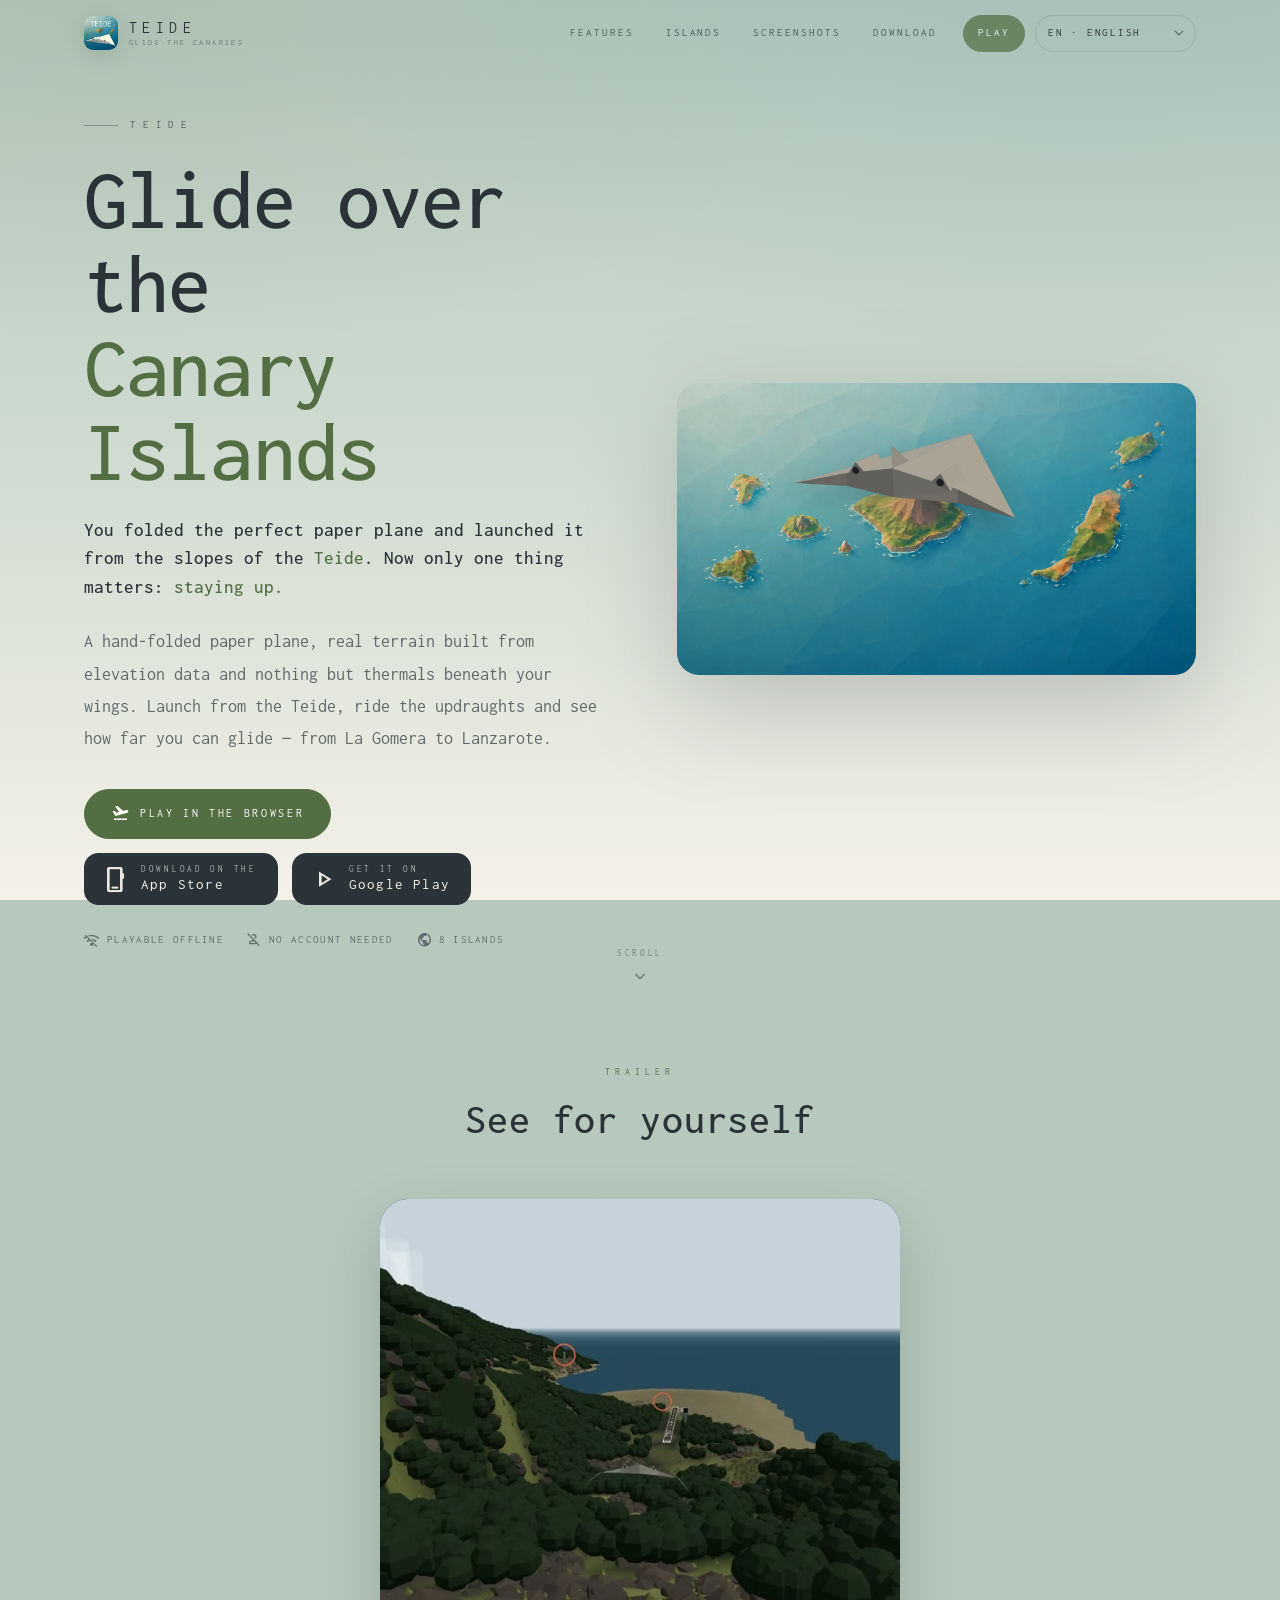
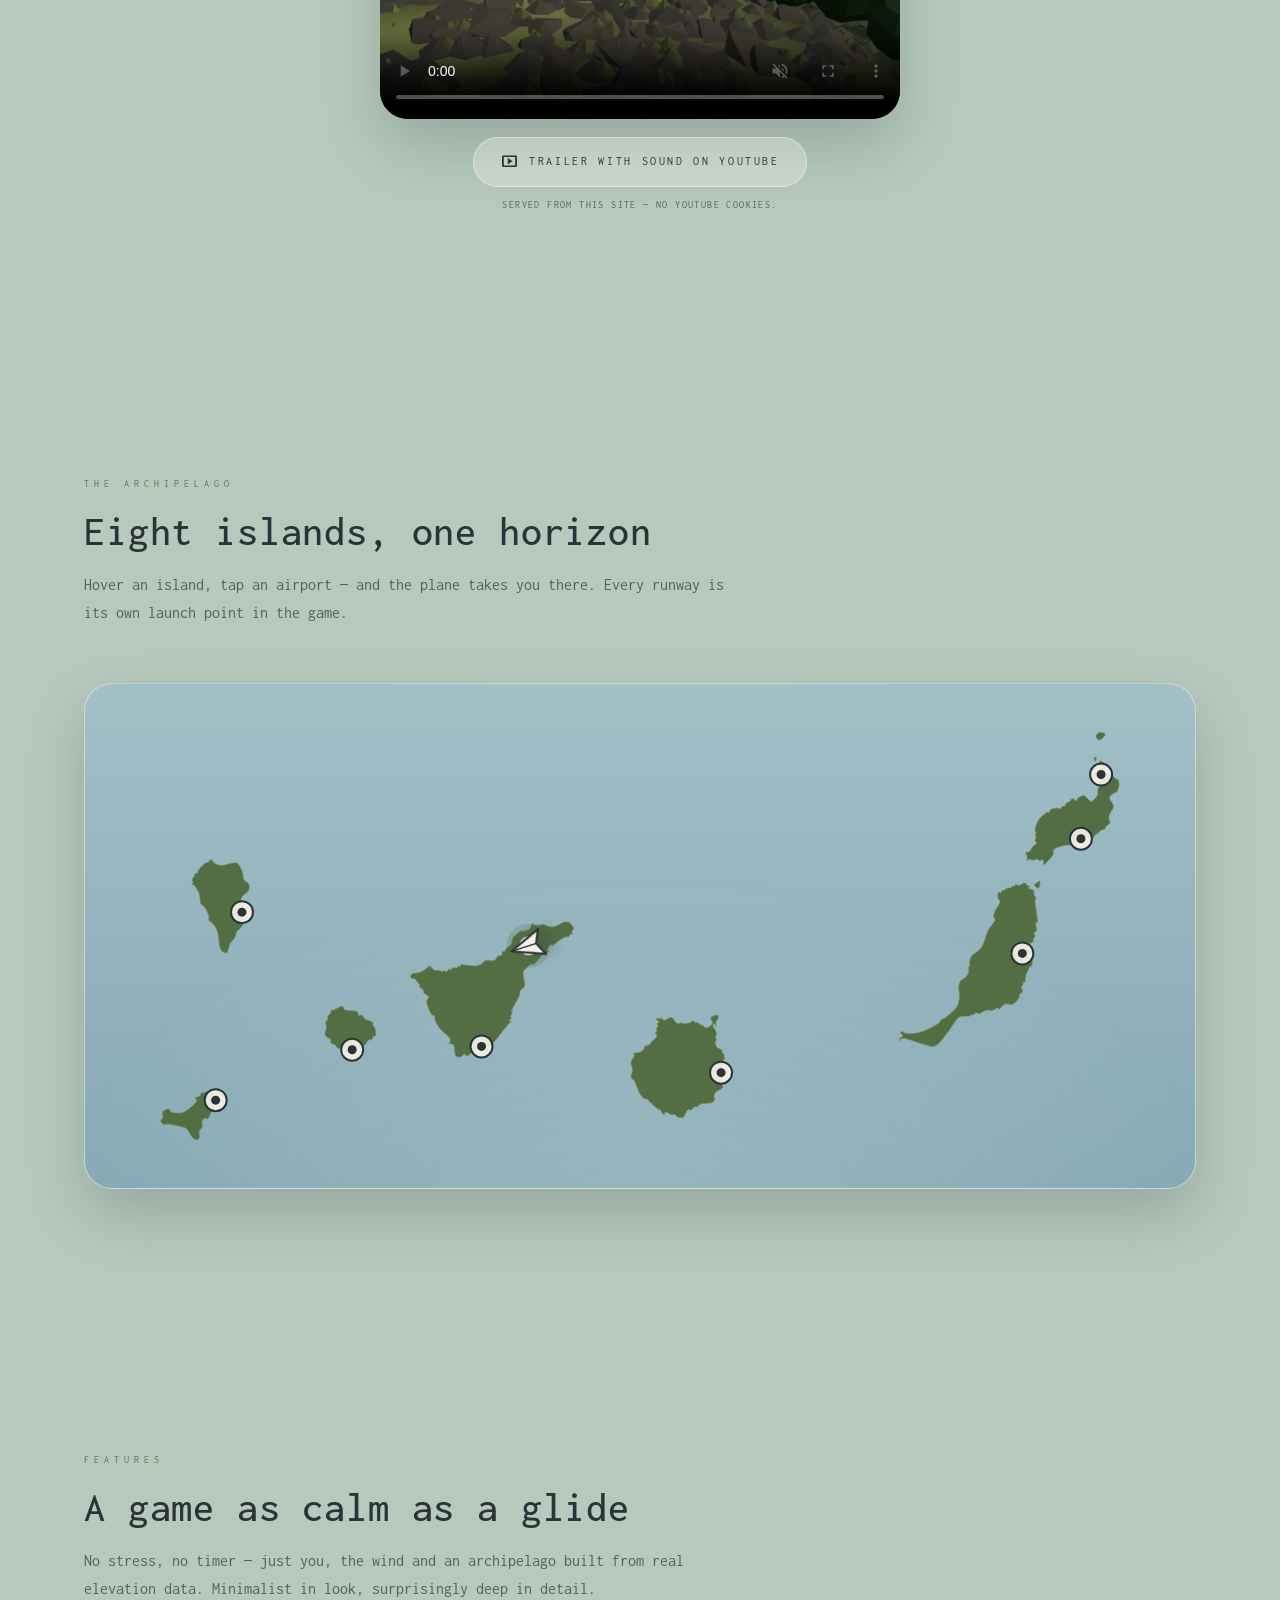
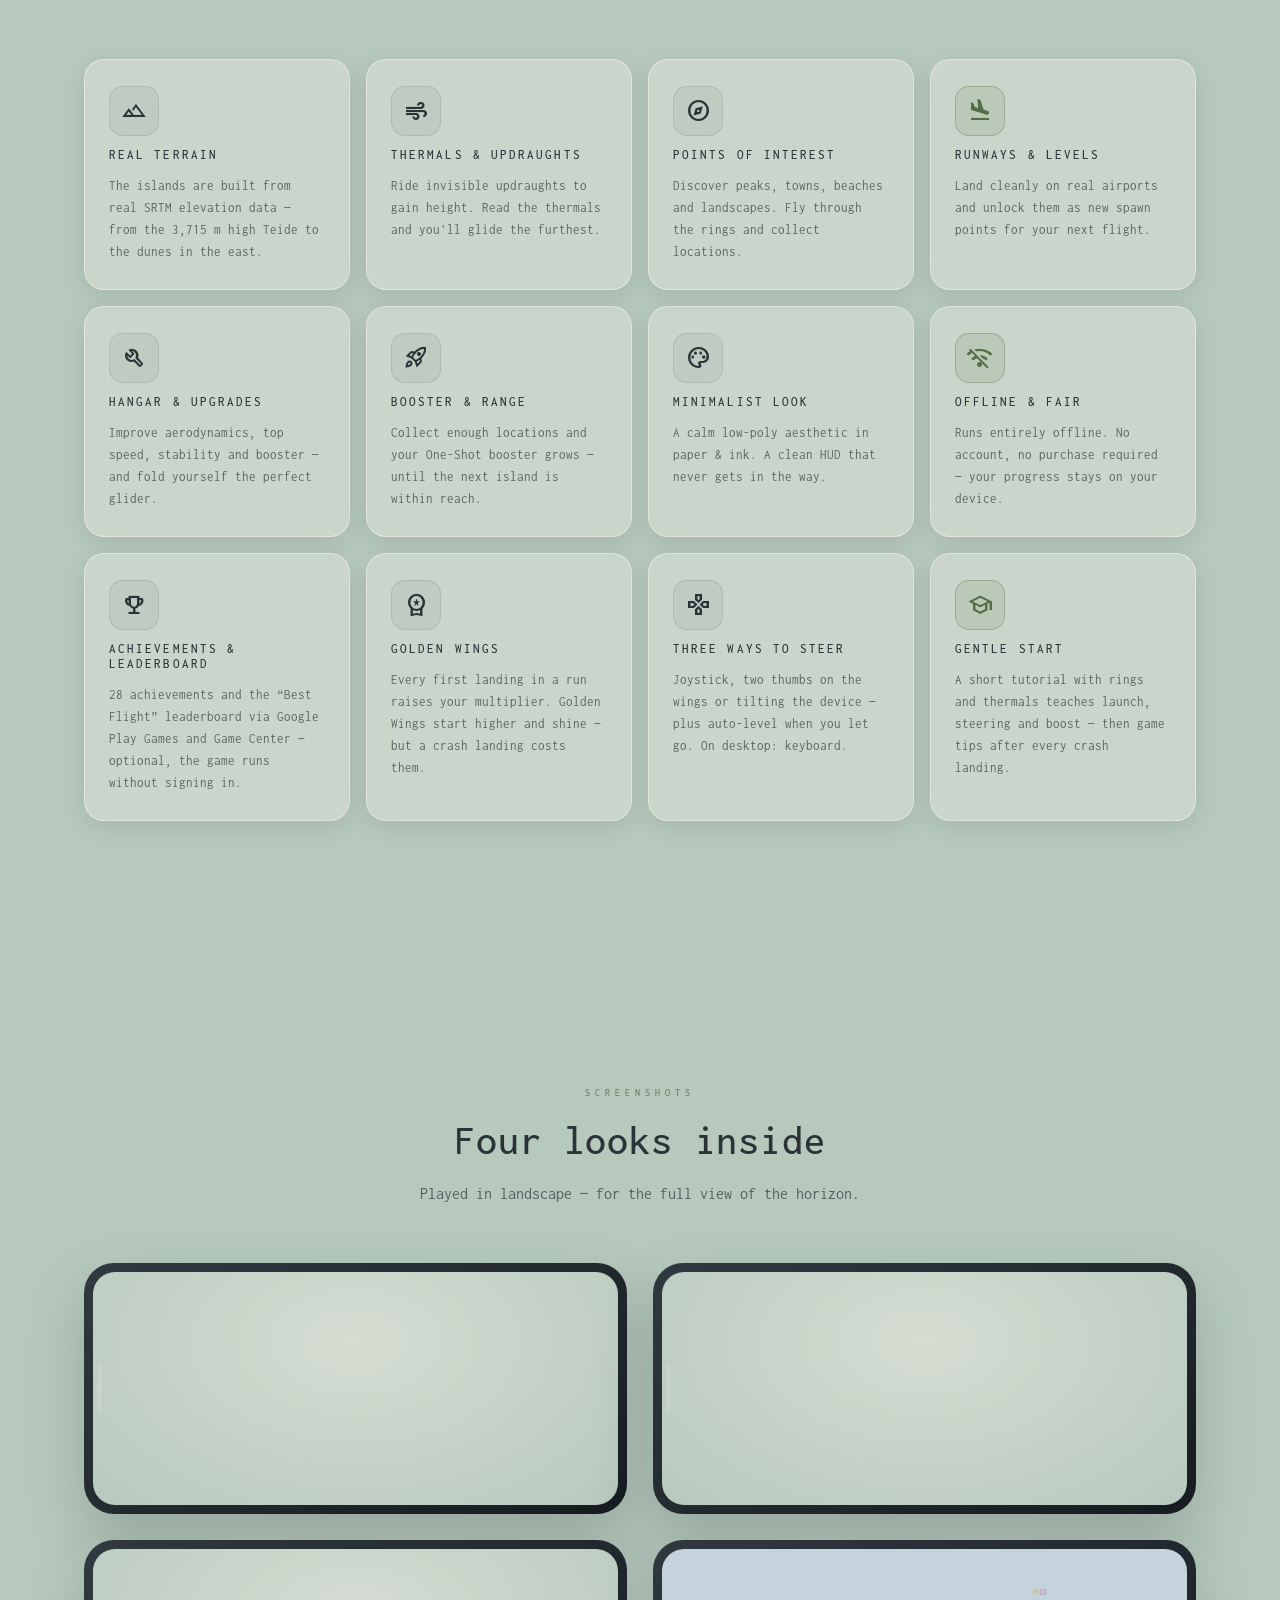
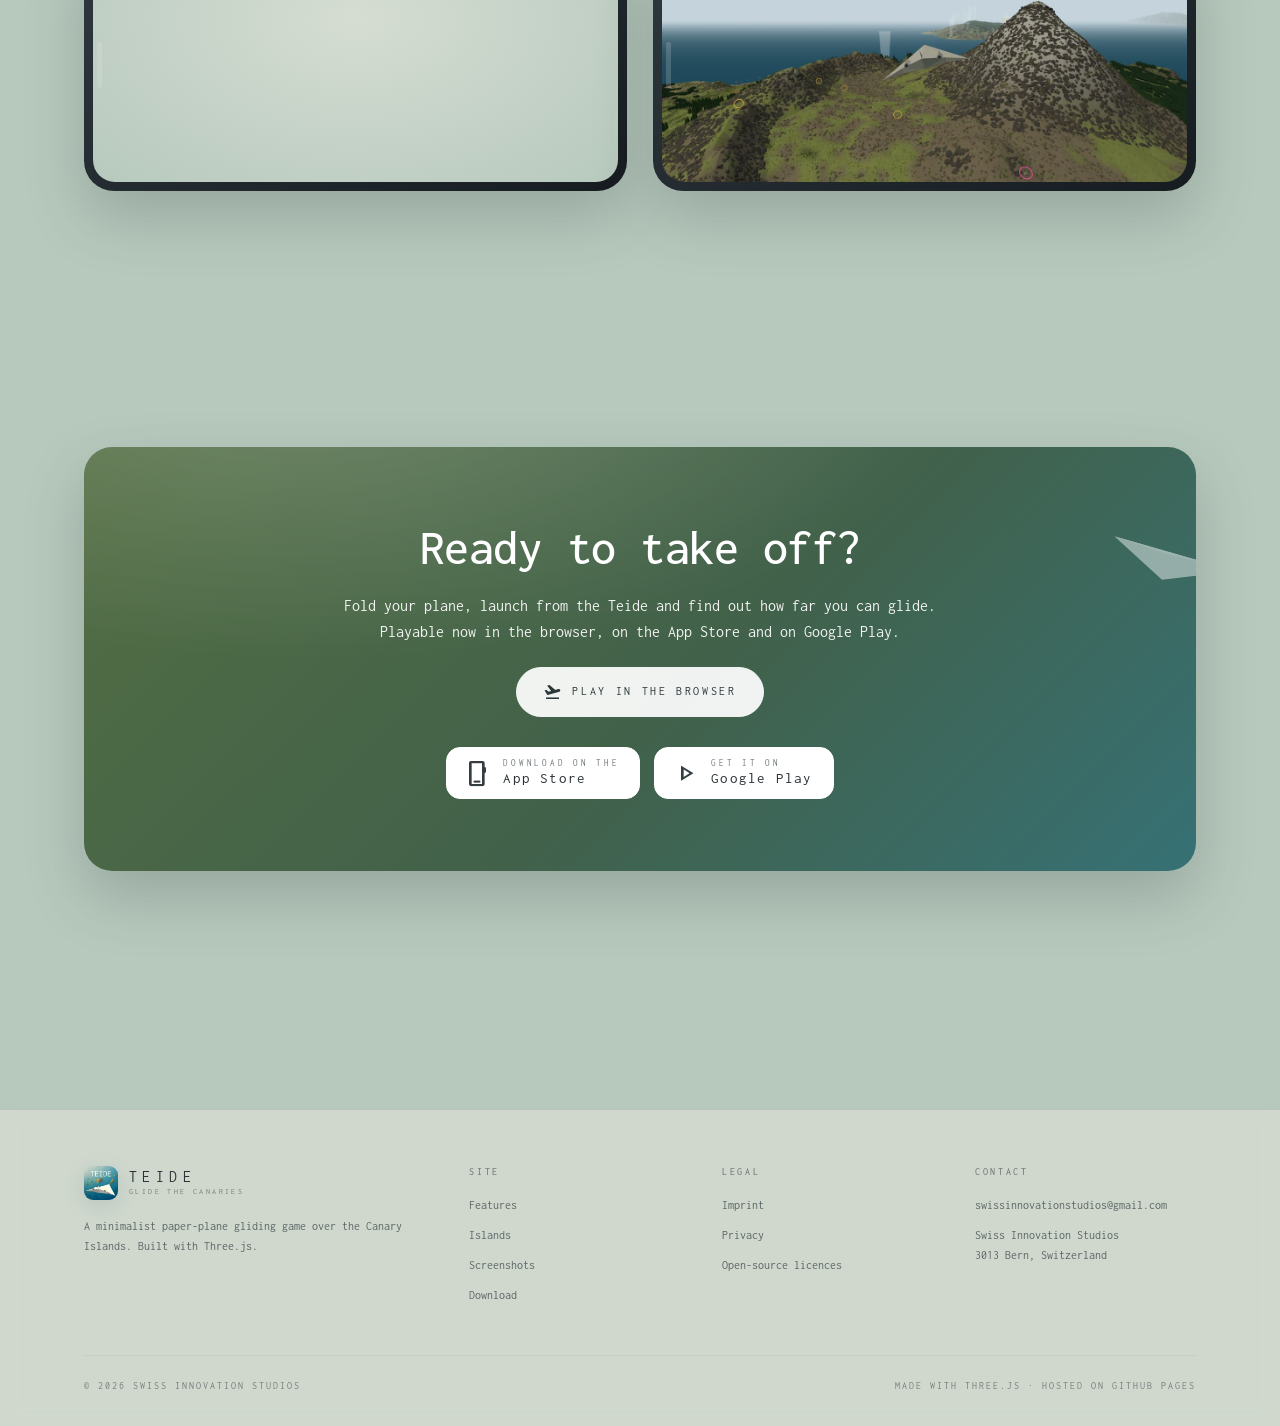
<file: index.html>
<!DOCTYPE html>
<html lang="de">
<head>
<meta charset="UTF-8">
<meta name="viewport" content="width=device-width, initial-scale=1.0">
<title>Teide — Glide the Canaries</title>
<meta name="description" data-i18n-attr="content:meta.index.desc" content="Teide: Glide the Canaries — minimalistisches Papierflieger-Gleitspiel über den echten Kanarischen Inseln. Reite die Thermik, entdecke Points of Interest und lande auf echten Pisten.">

<link rel="icon" type="image/png" sizes="32x32" href="assets/favicon-32.png">
<link rel="icon" type="image/png" sizes="16x16" href="assets/favicon-16.png">
<link rel="shortcut icon" href="assets/favicon.ico">
<link rel="apple-touch-icon" sizes="180x180" href="assets/apple-touch-icon.png">

<!-- Open Graph / social -->
<meta property="og:type" content="website">
<meta property="og:title" content="Teide — Glide the Canaries">
<meta property="og:description" data-i18n-attr="content:meta.og.desc" content="Minimalistisches Papierflieger-Gleitspiel über den Kanarischen Inseln.">
<meta property="og:image" content="https://swissinnovationstudios.github.io/teide/assets/og-image.jpg">
<meta property="og:image:width" content="1200">
<meta property="og:image:height" content="622">
<meta property="og:image:alt" content="Teide — Glide the Canaries">
<meta property="og:url" content="https://swissinnovationstudios.github.io/teide/">
<meta property="og:locale" content="de_CH">
<meta name="twitter:card" content="summary_large_image">
<link rel="canonical" href="https://swissinnovationstudios.github.io/teide/">

<link rel="stylesheet" href="css/styles.css?v=20261028">

<script type="application/ld+json">
{
  "@context": "https://schema.org",
  "@type": "VideoGame",
  "name": "Teide: Glide the Canaries",
  "alternateName": "Teide",
  "url": "https://swissinnovationstudios.github.io/teide/",
  "image": "https://swissinnovationstudios.github.io/teide/assets/og-image.jpg",
  "description": "Minimalistisches Papierflieger-Gleitspiel über den echten Kanarischen Inseln: Thermik reiten, Points of Interest entdecken, auf echten Pisten landen.",
  "inLanguage": [
    "de",
    "en",
    "es",
    "fr",
    "it",
    "nl",
    "pl"
  ],
  "genre": [
    "Simulation",
    "Casual"
  ],
  "gamePlatform": [
    "Web browser",
    "iOS",
    "Android"
  ],
  "applicationCategory": "GameApplication",
  "operatingSystem": "iOS, Android, Web",
  "isAccessibleForFree": true,
  "offers": {
    "@type": "Offer",
    "price": "0",
    "priceCurrency": "CHF"
  },
  "author": {
    "@type": "Organization",
    "name": "Swiss Innovation Studios",
    "url": "https://swissinnovationstudios.github.io/teide/"
  },
  "sameAs": [
    "https://apps.apple.com/app/id6789296490",
    "https://play.google.com/store/apps/details?id=com.swissinnovationstudios.teide",
    "https://swissinnovationstudios.github.io/teide-game/"
  ],
  "trailer": {
    "@type": "VideoObject",
    "name": "Teide: Glide the Canaries – Trailer",
    "description": "30-Sekunden-Trailer: Gleitflug über die Kanarischen Inseln.",
    "thumbnailUrl": "https://swissinnovationstudios.github.io/teide/assets/trailer/teide-trailer-poster.jpg",
    "contentUrl": "https://swissinnovationstudios.github.io/teide/assets/trailer/teide-trailer-1x1.mp4",
    "embedUrl": "https://www.youtube.com/embed/O2XebXNFheA",
    "uploadDate": "2026-10-26",
    "duration": "PT30S"
  }
}
</script>
</head>
<body>

<!-- ===================== NAV ===================== -->
<header class="nav">
  <div class="wrap">
    <a class="brand" href="index.html" data-i18n-attr="aria-label:aria.brandHome" aria-label="Teide — Startseite">
      <img class="brand-logo" src="assets/app-icon-128.webp" alt="" width="34" height="34">
      <span class="brand-text">
        <span class="brand-name">Teide</span>
        <span class="brand-sub">Glide the Canaries</span>
      </span>
    </a>
    <div class="nav-end">
      <nav class="nav-links" id="primary-nav" data-i18n-attr="aria-label:aria.mainNav" aria-label="Hauptnavigation">
        <a href="#features" data-i18n="nav.features">Features</a>
        <a href="#inseln" data-i18n="nav.islands">Inseln</a>
        <a href="#screenshots" data-i18n="nav.screenshots">Screenshots</a>
        <a href="#download" data-i18n="nav.download">Download</a>
        <a class="btn btn-coral nav-cta" href="https://swissinnovationstudios.github.io/teide-game/" data-i18n="nav.play">Spielen</a>
      </nav>
      <div class="lang-select" data-lang-select>
        <label class="visually-hidden" for="lang-select" data-i18n="aria.langSelect">Sprache wählen</label>
        <select id="lang-select" class="lang-btn">
          <option value="de">DE · Deutsch</option>
          <option value="en">EN · English</option>
          <option value="es">ES · Español</option>
          <option value="fr">FR · Français</option>
          <option value="it">IT · Italiano</option>
          <option value="nl">NL · Nederlands</option>
          <option value="pl">PL · Polski</option>
        </select>
        <span class="material-symbols-outlined lang-caret" aria-hidden="true">expand_more</span>
      </div>
      <button class="nav-toggle" type="button" aria-controls="primary-nav" data-i18n-attr="aria-label:aria.menu" aria-label="Menü" aria-expanded="false">
        <span class="material-symbols-outlined">menu</span>
      </button>
    </div>
  </div>
</header>

<main>

<!-- ===================== HERO ===================== -->
<section class="hero">
  <div class="wrap">
    <div class="hero-copy reveal">
      <span class="hero-eyebrow">Teide</span>
      <h1 data-i18n-html="hero.title">Gleite über die<br><span class="tint">Kanarischen Inseln</span></h1>
      <p class="hero-hook" data-i18n-html="pitch.quote">Du hast den perfekten Papierflieger gefaltet und ihn von den Hängen des <span class="tint">Teide</span> gestartet. Jetzt zählt nur eins: <span class="tint">oben bleiben.</span></p>
      <p class="hero-lead" data-i18n="hero.lead">
        Ein selbstgefalteter Papierflieger, echtes Gelände aus Höhendaten und nichts als
        Thermik unter den Flügeln. Starte vom Teide, reite die Aufwinde und sieh, wie
        weit du gleiten kannst — von La Gomera bis Lanzarote.
      </p>
      <div class="hero-actions">
        <a class="btn btn-coral" href="https://swissinnovationstudios.github.io/teide-game/">
          <span class="material-symbols-outlined">flight_takeoff</span> <span data-i18n="cta.playBrowser">Im Browser spielen</span>
        </a>
        <!-- App Store + Google Play live (ROADMAP IOS-7) -->
        <div class="store-badges">
          <a class="store-badge" href="https://apps.apple.com/app/id6789296490" target="_blank" rel="noopener" data-i18n-attr="aria-label:store.appStoreAria" aria-label="Im App Store laden">
            <span class="material-symbols-outlined">phone_iphone</span>
            <span class="store-badge-text"><small data-i18n="store.appStorePre">Laden im</small><span>App&nbsp;Store</span></span>
          </a>
          <a class="store-badge" href="https://play.google.com/store/apps/details?id=com.swissinnovationstudios.teide" target="_blank" rel="noopener" data-i18n-attr="aria-label:store.googlePlayAria" aria-label="Bei Google Play herunterladen">
            <span class="material-symbols-outlined">play_arrow</span>
            <span class="store-badge-text"><small data-i18n="store.googlePlayPre">Jetzt bei</small><span>Google&nbsp;Play</span></span>
          </a>
        </div>
      </div>
      <div class="hero-meta">
        <span><span class="material-symbols-outlined">wifi_off</span> <span data-i18n="hero.metaOffline">Offline spielbar</span></span>
        <span><span class="material-symbols-outlined">person_off</span> <span data-i18n="hero.metaNoAccount">Kein Konto nötig</span></span>
        <span><span class="material-symbols-outlined">public</span> <span data-i18n="hero.metaIslands">8 Inseln</span></span>
      </div>
    </div>

    <!-- Real low-poly key-art (Archipelago) with the paper plane gliding over it. -->
    <div class="hero-art reveal" data-delay="2" data-parallax="-0.04">
      <div class="hero-stage">
        <img class="hero-scene" src="assets/archipelago.webp" width="1672" height="941" fetchpriority="high"
             data-i18n-attr="alt:hero.sceneAlt" alt="Low-Poly-Archipel der Kanarischen Inseln mit dem Teide-Vulkan">
        <img class="hero-plane" src="assets/plane.png" width="1425" height="572" alt="">
      </div>
    </div>
  </div>

  <a class="scroll-cue" href="#trailer" data-i18n-attr="aria-label:aria.next" aria-label="Weiter">
    <span data-i18n="hero.scroll">Scroll</span>
    <span class="material-symbols-outlined">expand_more</span>
  </a>
</section>

<!-- ===================== TRAILER ===================== -->
<section class="section section-tight" id="trailer">
  <div class="wrap">
    <div class="section-head center reveal">
      <p class="eyebrow accent" data-i18n="trailer.eyebrow">Trailer</p>
      <h2 class="section-title" data-i18n="trailer.title">Sieh es selbst</h2>
    </div>

    <!-- Trailer: self-hosted (no YouTube embed → no third-party request, see Datenschutz §3.2).
         Muted autoplay only while in view (main.js); reduced-motion = poster + native controls. -->
    <div class="trailer reveal">
      <div class="trailer-frame">
        <video class="trailer-video" data-autoplay muted loop playsinline controls preload="none" width="720" height="720"
               poster="assets/trailer/teide-trailer-poster.jpg"
               data-i18n-attr="aria-label:trailer.aria" aria-label="Trailer: 30 Sekunden Gleitflug über die Kanaren, ohne Ton">
          <source src="assets/trailer/teide-trailer-1x1.mp4" type="video/mp4">
        </video>
      </div>
      <div class="trailer-meta">
        <a class="btn btn-ghost" href="https://youtu.be/O2XebXNFheA" target="_blank" rel="noopener">
          <span class="material-symbols-outlined">smart_display</span> <span data-i18n="trailer.ytLink">Trailer mit Ton auf YouTube</span>
        </a>
        <p class="trailer-note" data-i18n="trailer.note">Direkt von dieser Seite geladen — ohne YouTube-Cookies.</p>
      </div>
    </div>
  </div>
</section>

<!-- ===================== ISLANDS ===================== -->
<section class="section" id="inseln">
  <div class="wrap">
    <div class="section-head reveal">
      <p class="eyebrow accent" data-i18n="islands.eyebrow">Das Archipel</p>
      <h2 class="section-title" data-i18n="islands.title">Acht Inseln, ein Horizont</h2>
      <p class="section-sub" data-i18n="islands.sub">
        Fahr über eine Insel, tipp einen Flughafen an — und der Flieger bringt dich hin. Jede Piste ist im Spiel ein eigener Startpunkt.
      </p>
    </div>

    <!-- Interactive archipelago map — SVG generated from the game's heightmap by
         website/tools/build-map.mjs (never hand-edit between the markers). Hover = name
         + airports, click/Enter on an airport = the paper plane flies there (js/map.js). -->
    <div class="map-outer reveal" data-delay="1">
    <div class="map-wrap">
      <!-- map:start -->
      <svg class="map-svg" viewBox="0.3 -1.3 2239.2 952.1" role="group" aria-labelledby="map-svg-title">
        <title id="map-svg-title" data-i18n="map.svgTitle">Karte der Kanarischen Inseln mit allen Flughäfen</title>
        <g class="map-islands">
          <g class="island" data-island="tenerife" data-name="Tenerife" data-airports="TFN TFS" data-lx="808" data-ly="563.4" tabindex="0" role="button" aria-label="Tenerife">
            <path d="M958.5 445C960.5 445 965.8 444.3 968.7 445.5C971.5 446.7 973.9 449.8 975.6 452C977.3 454.3 978.8 457 978.8 459C978.8 461 976.1 462 975.6 464C975.1 466 976.2 469.9 975.6 471C975 472.1 973 469.6 971.9 470.5C970.7 471.4 970.3 475.5 968.7 476.5C967 477.5 965.3 475.5 962.2 476.5C959.2 477.5 955.3 479.3 950.5 482.5C945.7 485.7 936.2 494 933.4 495.5C930.5 497 933.7 491.7 933.4 491.5C933 491.3 931.9 494.2 931.2 494.5C930.5 494.8 930.3 492.6 929.1 493.5C927.9 494.4 925.3 498.1 924.3 500C923.3 501.9 923 503.8 923.2 505C923.4 506.2 925.8 505.9 925.4 507C924.9 508.1 922.2 510.8 920.5 511.5C918.8 512.3 918.9 508.2 915.2 511.5C911.5 514.8 901.8 527.5 898.1 531.5C894.3 535.5 894.3 535 892.7 535.5C891.1 536 891.4 532.8 888.5 534.5C885.5 536.3 877.9 542.4 875.1 546C872.3 549.6 871.9 550.3 871.9 556C871.9 561.7 876.2 574.2 875.1 580C874 585.8 867.4 587.3 865.5 591C863.5 594.7 866.4 595.2 863.3 602C860.3 608.8 849.6 626.7 847.3 632C845 637.3 849.8 631.7 849.4 634C849.1 636.3 845.5 643.3 845.2 646C844.8 648.7 847.7 649 847.3 650C846.9 651 843.7 651.2 843 652C842.3 652.8 842.3 654 843 655C843.7 656 847.7 657 847.3 658C846.9 659 847.8 653.2 840.9 661C833.9 668.8 813.1 696.7 805.6 705C798.1 713.3 797.2 709.2 796 711C794.7 712.8 798.2 714.8 798.1 716C798 717.3 796.8 718.9 795.4 718.5C794.1 718.1 791.3 713.8 790.1 713.5C788.9 713.2 788.9 716.3 788 716.5C787.1 716.7 787.3 714.5 784.8 714.5C782.3 714.5 776.7 715.3 773 716.5C769.3 717.7 765.3 719.5 762.3 721.5C759.3 723.5 757.1 727.5 754.8 728.5C752.5 729.5 749.7 728.2 748.4 727.5C747.2 726.8 748.9 723.8 747.3 724.5C745.7 725.2 742 730.8 738.8 731.5C735.6 732.2 730.5 732.6 728.1 728.5C725.7 724.4 726.8 711.3 724.3 707C721.9 702.8 715.1 704.2 713.7 703C712.2 701.8 715.6 702.2 715.8 700C716 697.8 718.1 694.7 714.7 690C711.3 685.3 700.5 678 695.5 672C690.5 666 686.8 658.3 684.8 654C682.8 649.7 684.3 647.9 683.7 646C683.1 644.1 681.9 643 681 642.5C680.2 642 679.9 644.8 678.4 643C676.9 641.3 673.9 636.8 672 632C670 627.2 666.8 618.7 666.6 614C666.4 609.3 672 607.2 670.9 604C669.8 600.8 662 597.3 660.2 595C658.4 592.7 661.6 592 660.2 590C658.8 588 653.1 585 651.6 583C650.2 581 652.7 580.2 651.6 578C650.6 575.8 647.1 572.1 645.2 570C643.4 567.9 642.4 566.5 640.4 565.5C638.5 564.5 634.6 565.3 633.5 564C632.3 562.8 632.8 559.6 633.5 558C634.1 556.4 633.6 555.8 637.2 554.5C640.9 553.3 649.7 553 655.4 550.5C661.1 548 668.2 541.3 671.4 539.5C674.6 537.7 672.7 538.2 674.6 539.5C676.6 540.8 680.2 546.2 683.2 547.5C686.2 548.8 690 547 692.8 547.5C695.7 548 698.7 550.5 700.3 550.5C701.9 550.5 701.2 547.5 702.4 547.5C703.7 547.5 705.6 551 707.8 550.5C709.9 550 713.5 545 715.3 544.5C717 544 717.6 547.8 718.5 547.5C719.4 547.2 718.5 543.3 720.6 542.5C722.7 541.7 729.3 543.2 731.3 542.5C733.3 541.8 731.3 538.8 732.4 538.5C733.4 538.2 736.3 541 737.7 540.5C739.1 540 735.2 535.8 740.9 535.5C746.6 535.2 766.4 538.5 771.9 538.5C777.5 538.5 773 535.8 774.1 535.5C775.1 535.2 776.7 536.8 778.3 536.5C779.9 536.2 781.4 535.2 783.7 533.5C786 531.8 787.8 527.7 792.2 526.5C796.7 525.3 806.1 528.2 810.4 526.5C814.7 524.8 815.8 518.2 817.9 516.5C820 514.8 821.6 517.1 823.2 516.5C824.9 515.9 827.6 514.1 828.1 513C828.5 511.9 825.5 511.1 825.9 510C826.4 508.9 829.6 506.9 830.7 506.5C831.9 506.1 832.2 508.3 832.9 507.5C833.5 506.8 832.2 504.6 834.5 502C836.7 499.4 843.7 495.8 846.2 492C848.7 488.2 848.2 482 849.4 479C850.7 476 850.8 476.6 853.7 474C856.7 471.4 864 465.1 867.1 463.5C870.2 461.9 869.4 465.2 872.4 464.5C875.5 463.8 882.4 462 885.3 459.5C888.1 457 888.3 451.3 889.5 449.5C890.8 447.7 891.9 448 892.7 448.5C893.6 449 894 452.2 894.9 452.5C895.8 452.8 896.3 450.5 898.1 450.5C899.9 450.5 904 452.7 905.6 452.5C907.2 452.3 906.8 449.5 907.7 449.5C908.6 449.5 910 452.5 910.9 452.5C911.8 452.5 909.1 449 913.1 449.5C917 450 927.1 456.2 934.4 455.5C941.7 454.8 952.9 447.3 956.9 445.5C960.9 443.8 956.5 445 958.5 445Z"/>
          </g>
          <g class="island" data-island="gomera" data-name="La Gomera" data-airports="GMZ" data-lx="505.4" data-ly="677.7" tabindex="0" role="button" aria-label="La Gomera">
            <path d="M481.7 625C483 624.8 486.8 623.5 488.6 624.5C490.4 625.5 491.1 629.7 492.3 631C493.6 632.3 491.9 631.9 496.1 632.5C500.3 633.1 513 632.7 517.5 634.5C521.9 636.3 521 642.2 522.8 643.5C524.6 644.8 525.8 641.2 528.2 642.5C530.5 643.8 533.2 649.2 536.7 651.5C540.3 653.8 546.8 654.9 549.5 656.5C552.3 658.1 552.8 659.6 553.3 661C553.7 662.4 551.7 663.7 552.2 665C552.8 666.3 555.4 665.8 556.5 669C557.6 672.2 558.8 680.8 558.6 684C558.5 687.2 556.2 687.6 555.4 688C554.6 688.4 554.5 685.7 553.8 686.5C553.1 687.3 552 691.5 551.1 693C550.3 694.5 549.5 695.3 548.5 695.5C547.5 695.8 546.8 693.8 545.3 694.5C543.8 695.3 540.4 698.6 539.4 700C538.4 701.4 541.2 701.3 539.4 703C537.6 704.7 530.6 708.3 528.7 710C526.8 711.8 528.8 713.3 528.2 713.5C527.5 713.8 526 711 525 711.5C523.9 712 523.2 715.7 521.7 716.5C520.3 717.3 517.5 716 516.4 716.5C515.3 717 516.8 719.3 515.3 719.5C513.9 719.7 511.1 717.2 507.8 717.5C504.6 717.8 498.6 721.3 496.1 721.5C493.6 721.7 494.8 719 492.9 718.5C490.9 718 485.9 719.3 484.3 718.5C482.7 717.7 484.5 714.5 483.3 713.5C482 712.5 478.6 713.7 476.8 712.5C475.1 711.3 474.8 708.3 472.6 706.5C470.3 704.8 465.2 704.3 463.5 702C461.8 699.8 463.6 694.9 462.4 693C461.2 691.1 458.5 692.2 456.5 690.5C454.6 688.8 451.1 686.8 450.6 683C450.2 679.3 453.7 672 453.9 668C454 664 451.2 661.8 451.7 659C452.3 656.2 456.3 653.2 457.1 651C457.8 648.8 455.1 648.2 456 646C456.9 643.8 461.1 640.4 462.4 638C463.7 635.6 463.2 632.4 464 631.5C464.8 630.6 464.5 633.4 467.2 632.5C470 631.6 478.2 627.3 480.6 626C483 624.8 480.3 625.3 481.7 625Z"/>
          </g>
          <g class="island" data-island="palma" data-name="La Palma" data-airports="SPC" data-lx="224.5" data-ly="381.3" tabindex="0" role="button" aria-label="La Palma">
            <path d="M204.7 313C205.3 313 206.6 314.6 207.4 314.5C208.2 314.4 207.9 311.5 209.6 312.5C211.2 313.5 213.3 318.5 217 320.5C220.8 322.5 225.8 324.7 232 324.5C238.2 324.3 248.8 320 254.5 319.5C260.2 319 262.7 318.3 266.2 321.5C269.7 324.8 273.4 333.9 275.3 339C277.2 344.1 276.4 348.7 277.4 352C278.5 355.3 280.3 357.5 281.7 359C283.1 360.5 284.6 359.2 286 361C287.4 362.8 290.3 366.7 290.3 370C290.3 373.3 288.5 377.7 286 381C283.5 384.3 278 385.8 275.3 390C272.6 394.2 270.1 403 270 406C269.8 409 272.8 404.7 274.2 408C275.7 411.3 278.3 418.7 278.5 426C278.7 433.3 277.8 445.5 275.3 452C272.8 458.5 266.2 460.7 263.5 465C260.9 469.3 261.6 473.8 259.3 478C257 482.2 252.1 485.3 249.6 490C247.2 494.7 246 502.6 244.3 506C242.6 509.4 242.2 511.3 239.5 510.5C236.8 509.7 231.2 508.8 228.3 501C225.3 493.3 224.9 473.2 221.8 464C218.8 454.8 213.1 449.8 210.1 446C207.1 442.2 204.7 443.5 203.7 441C202.6 438.5 205.1 435.5 203.7 431C202.2 426.5 198 418.3 195.1 414C192.3 409.7 188.5 409.8 186.6 405C184.6 400.2 185.5 391.2 183.4 385C181.2 378.8 176.2 371.5 173.7 368C171.2 364.5 168.9 365.3 168.4 364C167.9 362.7 170.5 361.5 170.5 360C170.5 358.5 167.9 357.3 168.4 355C168.9 352.7 173 347.8 173.7 346C174.4 344.2 171.4 345.2 172.7 344C173.9 342.8 180 340.5 181.2 339C182.5 337.5 179.8 335.8 180.2 335C180.5 334.2 182.5 335.2 183.4 334C184.3 332.8 184.5 329.1 185.5 328C186.5 326.9 187.7 328.8 189.2 327.5C190.8 326.3 192.1 322.2 194.6 320.5C197.1 318.8 202.6 318.5 204.2 317.5C205.8 316.5 204.1 315.3 204.2 314.5C204.3 313.8 204.2 313 204.7 313Z"/>
          </g>
          <g class="island" data-island="gc" data-name="Gran Canaria" data-airports="LPA" data-lx="1220.7" data-ly="732.9" tabindex="0" role="button" aria-label="Gran Canaria">
            <path d="M1277.1 643C1278.3 642.8 1282.4 642.8 1284.1 643.5C1285.7 644.2 1287.2 644.6 1286.7 647C1286.3 649.4 1282.3 654.7 1281.4 658C1280.5 661.3 1282 666.6 1281.4 667C1280.8 667.4 1278.7 660.7 1277.6 660.5C1276.6 660.3 1274.2 662.8 1275 666C1275.8 669.3 1281.6 676.2 1282.4 680C1283.3 683.8 1280.3 686.7 1280.3 689C1280.3 691.3 1282.6 691.7 1282.4 694C1282.3 696.3 1279.2 701.2 1279.2 703C1279.2 704.8 1282.1 704.2 1282.4 705C1282.8 705.8 1281 706.8 1281.4 708C1281.7 709.2 1282.4 710.5 1284.6 712C1286.7 713.5 1292.6 715.3 1294.2 717C1295.8 718.7 1293.5 720.5 1294.2 722C1294.9 723.5 1297.8 724.3 1298.5 726C1299.2 727.7 1297.9 730.5 1298.5 732C1299 733.5 1301.9 734.2 1301.7 735C1301.5 735.8 1298.7 735.2 1297.4 737C1296.2 738.8 1294.2 744.2 1294.2 746C1294.2 747.8 1297.2 747.2 1297.4 748C1297.6 748.8 1295.5 749.7 1295.3 751C1295.1 752.3 1295.4 754.9 1296.3 756C1297.3 757.1 1299.6 756.2 1301.2 757.5C1302.8 758.8 1305.4 762.7 1306 764C1306.5 765.3 1305.9 765.8 1304.4 765.5C1302.8 765.3 1298.6 762.4 1296.9 762.5C1295.2 762.6 1294.7 763.8 1294.2 766C1293.8 768.3 1294.9 773 1294.2 776C1293.5 779 1289.8 781.5 1289.9 784C1290.1 786.5 1294.6 788.7 1295.3 791C1296 793.3 1296.7 795.3 1294.2 798C1291.7 800.7 1283.2 803.8 1280.3 807C1277.5 810.2 1277.3 814.8 1277.1 817C1276.9 819.2 1279.9 818.1 1279.2 820C1278.6 821.9 1278.3 826.6 1273.4 828.5C1268.5 830.4 1255.2 830 1249.8 831.5C1244.5 833 1243.6 836.5 1241.3 837.5C1239 838.5 1237.9 836.5 1235.9 837.5C1234 838.5 1232.2 842.2 1229.5 843.5C1226.9 844.8 1222.8 842.8 1219.9 845.5C1217.1 848.2 1215.6 857.2 1212.4 859.5C1209.2 861.8 1203.9 860.5 1200.7 859.5C1197.4 858.5 1195.3 854.3 1193.2 853.5C1191 852.7 1190.5 855.2 1187.8 854.5C1185.2 853.8 1179.8 850.2 1177.1 849.5C1174.5 848.8 1172.6 849.9 1171.8 850.5C1171 851.1 1172.7 852.5 1172.3 853C1172 853.5 1171.5 855.4 1169.7 853.5C1167.8 851.6 1162.7 843.2 1161.1 841.5C1159.5 839.8 1162.3 844.8 1160 843.5C1157.8 842.3 1150.1 836.3 1147.7 834C1145.4 831.7 1146.9 830.3 1146.1 829.5C1145.3 828.8 1144.9 831 1142.9 829.5C1141 828 1136.5 822 1134.4 820.5C1132.2 819 1132.5 822.3 1130.1 820.5C1127.7 818.8 1123.6 816.3 1119.9 810C1116.3 803.8 1111.4 789 1108.2 783C1105 777 1101.4 778 1100.7 774C1100 770 1103.9 764.2 1103.9 759C1103.9 753.8 1100 748 1100.7 743C1101.4 738 1107.3 732.2 1108.2 729C1109.1 725.8 1103.8 725.4 1106 724C1108.3 722.6 1117.8 722.2 1121.5 720.5C1125.3 718.8 1127.2 715.9 1128.5 714C1129.8 712.1 1127.3 710.6 1129.6 709C1131.8 707.4 1139.5 706 1141.9 704.5C1144.2 703 1141.4 702.4 1143.5 700C1145.5 697.6 1152.2 692.8 1154.1 690C1156.1 687.2 1155.6 684.3 1155.2 683C1154.9 681.7 1151.8 683.3 1152 682C1152.2 680.7 1155.9 676.7 1156.3 675C1156.6 673.3 1153.8 673.5 1154.1 672C1154.5 670.5 1158.1 667.8 1158.4 666C1158.8 664.2 1155.9 662.5 1156.3 661C1156.6 659.5 1160.9 658.5 1160.6 657C1160.2 655.5 1155 653.3 1154.1 652C1153.3 650.8 1154.6 649.8 1155.8 649.5C1156.9 649.3 1159.3 650.8 1161.1 650.5C1162.9 650.2 1165.5 647.4 1166.4 647.5C1167.4 647.6 1165.9 650 1167 651C1168 652 1169.6 654.1 1172.9 653.5C1176.2 652.9 1182.8 646.7 1186.8 647.5C1190.7 648.3 1193.9 656.3 1196.4 658.5C1198.9 660.7 1199.9 660.5 1201.7 660.5C1203.5 660.5 1205.8 658.5 1207.1 658.5C1208.3 658.5 1206.4 660.3 1209.2 660.5C1212.1 660.7 1220.3 660.5 1224.2 659.5C1228.1 658.5 1230.4 654.5 1232.7 654.5C1235 654.5 1236.7 658.8 1238.1 659.5C1239.5 660.2 1239.1 657.7 1241.3 658.5C1243.4 659.3 1248.9 663.7 1250.9 664.5C1252.9 665.3 1251.8 662.7 1253 663.5C1254.3 664.3 1256.1 668.8 1258.4 669.5C1260.7 670.2 1264.7 668.6 1266.9 667.5C1269.2 666.4 1270.6 664.8 1271.8 663C1272.9 661.3 1274.2 659.3 1273.9 657C1273.5 654.7 1269.2 651.1 1269.6 649C1270.1 646.9 1275.3 645.5 1276.6 644.5C1277.8 643.5 1275.9 643.2 1277.1 643Z"/>
          </g>
          <g class="island" data-island="hierro" data-name="El Hierro" data-airports="VDE" data-lx="167" data-ly="851.7" tabindex="0" role="button" aria-label="El Hierro">
            <path d="M198.3 805C200.1 804.8 205 804.1 207.4 804.5C209.8 804.9 210.4 804.6 212.8 807.5C215.2 810.4 220.3 818.8 221.8 822C223.4 825.3 224.2 823.5 221.8 827C219.5 830.5 209.9 840 207.9 843C206 846 211 841.8 210.1 845C209.2 848.2 205 859.1 202.6 862C200.2 864.9 197.8 861.7 195.7 862.5C193.5 863.3 190.8 864.1 189.8 867C188.8 869.9 190.8 876.2 189.8 880C188.7 883.8 184.3 886.3 183.4 890C182.5 893.7 184.9 899.3 184.4 902C184 904.8 182 905.6 180.7 906.5C179.4 907.4 178.5 908.3 176.4 907.5C174.3 906.7 170.6 904.8 167.9 901.5C165.1 898.3 162.5 891.3 159.8 888C157.2 884.7 158.5 883.8 151.8 881.5C145.1 879.3 126.9 875.5 119.7 874.5C112.6 873.5 112 876.4 109.1 875.5C106.1 874.6 103.1 871.1 102.1 869C101.1 866.9 102.5 864.3 103.2 863C103.9 861.7 106 863.2 106.4 861C106.7 858.8 104.5 852.8 105.3 850C106.1 847.3 108.8 845.8 111.2 844.5C113.6 843.3 117.6 841.8 119.7 842.5C121.9 843.2 121.5 847.2 124 848.5C126.5 849.8 131.5 850.2 134.7 850.5C137.9 850.8 139.9 851.2 143.3 850.5C146.7 849.8 149.4 850.4 155 846.5C160.6 842.6 173.6 831.8 176.9 827C180.2 822.3 173.8 819.9 174.8 818C175.8 816.1 180.4 817.3 182.8 815.5C185.2 813.8 187.3 808.7 189.2 807.5C191.2 806.3 193.3 808.8 194.6 808.5C195.8 808.2 196.1 806.1 196.7 805.5C197.3 804.9 196.5 805.2 198.3 805Z"/>
          </g>
          <g class="island" data-island="fuerte" data-name="Fuerteventura" data-airports="FUE" data-lx="1867.1" data-ly="526.3" tabindex="0" role="button" aria-label="Fuerteventura">
            <path d="M1934.6 362C1935.8 362.1 1939.2 362.4 1940.5 363.5C1941.8 364.6 1941.8 367.8 1942.6 368.5C1943.5 369.2 1944.9 367.3 1945.9 367.5C1946.8 367.8 1948.6 369.4 1948.5 370C1948.4 370.6 1945.8 370.4 1945.3 371C1944.9 371.6 1944.1 372.5 1945.9 373.5C1947.6 374.5 1954.5 375.9 1956 377C1957.5 378.1 1954.6 379 1954.9 380C1955.3 381 1958 382.2 1958.2 383C1958.3 383.8 1955.5 383 1956 385C1956.5 387 1960.8 392.2 1961.4 395C1961.9 397.8 1958.7 394 1959.2 402C1959.8 410 1964.4 435.7 1964.6 443C1964.7 450.3 1960.6 442.8 1960.3 446C1959.9 449.2 1963 458.2 1962.4 462C1961.9 465.8 1957.6 466.8 1957.1 469C1956.5 471.2 1959.6 473 1959.2 475C1958.9 477 1955.5 479.3 1954.9 481C1954.4 482.7 1956.8 483.4 1956 485C1955.2 486.6 1951.3 489.9 1950.1 490.5C1949 491.1 1949.9 487.8 1949.1 488.5C1948.3 489.3 1945.2 492.1 1945.3 495C1945.4 497.9 1948.9 502.8 1949.6 506C1950.3 509.2 1950.1 511.7 1949.6 514C1949.1 516.3 1945.9 518 1946.4 520C1946.9 522 1951.7 523.5 1952.8 526C1953.9 528.5 1953.2 532.7 1952.8 535C1952.4 537.3 1951.4 539.3 1950.7 540C1950 540.7 1950.3 536 1948.5 539C1946.7 542 1941.8 552.5 1940 558C1938.2 563.5 1939.1 569.5 1937.8 572C1936.6 574.5 1933 572.3 1932.5 573C1932 573.7 1935 574.3 1934.6 576C1934.3 577.7 1930.7 580.5 1930.4 583C1930 585.5 1932.5 588.8 1932.5 591C1932.5 593.2 1931.2 595 1930.4 596C1929.5 597 1928.2 595 1927.1 597C1926.1 599 1926.5 604.3 1923.9 608C1921.4 611.8 1916.5 617.6 1911.6 619.5C1906.7 621.4 1899.2 617.8 1894.5 619.5C1889.9 621.2 1886.3 628.2 1883.8 629.5C1881.3 630.8 1882.1 627 1879.6 627.5C1877.1 628 1872.8 631.7 1868.9 632.5C1865 633.3 1860.9 631.3 1856 632.5C1851.2 633.7 1843.6 638.7 1840 639.5C1836.4 640.3 1837 637 1834.7 637.5C1832.3 638 1828.1 641.8 1826.1 642.5C1824.1 643.2 1823.8 641.2 1822.9 641.5C1822 641.8 1823.8 643.8 1820.8 644.5C1817.7 645.2 1809.2 644.5 1804.7 645.5C1800.3 646.5 1799.6 644.3 1794 650.5C1788.4 656.8 1778.7 673.5 1771 683C1763.4 692.5 1755.8 703.8 1748.1 707.5C1740.3 711.3 1735.2 708 1724.5 705.5C1713.8 703 1692.6 694.2 1683.9 692.5C1675.2 690.8 1674.5 694.5 1672.2 695.5C1669.8 696.5 1669.9 699.3 1670 698.5C1670.1 697.8 1671.5 692.6 1672.7 691C1673.8 689.4 1676.3 690.2 1677 689C1677.7 687.8 1677.5 685.3 1677 684C1676.4 682.7 1673.7 682.3 1673.8 681C1673.8 679.8 1676.2 676.6 1677.5 676.5C1678.8 676.4 1677.7 679.7 1681.8 680.5C1685.9 681.3 1694.8 682.3 1702.1 681.5C1709.4 680.7 1717.1 679 1725.6 675.5C1734.2 672 1747.7 664.3 1753.4 660.5C1759.1 656.7 1757 654.8 1759.8 652.5C1762.7 650.2 1765.1 650.9 1770.5 646.5C1775.9 642.1 1787.7 633.1 1792.4 626C1797.2 618.9 1798.1 608 1798.8 604C1799.6 600 1796.7 603.2 1796.7 602C1796.7 600.8 1798.8 599.5 1798.8 597C1798.8 594.5 1796.5 591.3 1796.7 587C1796.9 582.7 1797.4 575.2 1799.9 571C1802.4 566.8 1808.6 565.3 1811.7 562C1814.7 558.7 1817 554.7 1818.1 551C1819.2 547.3 1817.6 542.2 1818.1 540C1818.6 537.8 1820.9 539.7 1821.3 538C1821.7 536.3 1819.7 533.5 1820.2 530C1820.8 526.5 1820.2 522.3 1824.5 517C1828.8 511.7 1840 507.2 1845.9 498C1851.8 488.8 1855.2 471.3 1859.8 462C1864.4 452.7 1871.7 446.7 1873.7 442C1875.6 437.3 1871.5 437.2 1871.5 434C1871.5 430.8 1871.5 428.2 1873.7 423C1875.8 417.8 1883.3 408 1884.4 403C1885.4 398 1880.6 396.5 1880.1 393C1879.6 389.5 1880 383.8 1881.2 382C1882.3 380.3 1885.9 383.3 1887.1 382.5C1888.2 381.8 1887.4 378.2 1888.1 377.5C1888.8 376.8 1889.5 379.2 1891.3 378.5C1893.1 377.8 1897.2 374.2 1898.8 373.5C1900.4 372.8 1900.6 374.7 1901 374.5C1901.3 374.3 1899.9 372.8 1901 372.5C1902 372.2 1905.4 373.3 1907.4 372.5C1909.3 371.7 1911.5 368 1912.7 367.5C1914 367 1913.8 370 1914.8 369.5C1915.9 369 1917.5 364.8 1919.1 364.5C1920.7 364.2 1922.1 367.8 1924.5 367.5C1926.9 367.3 1931.9 363.9 1933.6 363C1935.3 362.1 1933.5 361.9 1934.6 362Z"/>
          </g>
          <g class="island" data-island="lanza" data-name="Lanzarote" data-airports="ACE" data-lx="2044" data-ly="224.7" tabindex="0" role="button" aria-label="Lanzarote">
            <path d="M2115.3 127C2116 128 2117.9 133.6 2119.1 134.5C2120.2 135.4 2120.1 131.3 2122.3 132.5C2124.4 133.7 2129.7 139.9 2131.9 141.5C2134.1 143.1 2134.6 139.9 2135.6 142C2136.6 144.1 2138.1 149.7 2137.8 154C2137.4 158.3 2135.2 165.3 2133.5 168C2131.8 170.8 2130.3 168.3 2127.6 170.5C2124.9 172.7 2117.7 176.3 2117.5 181C2117.2 185.8 2126 193.2 2126 199C2126 204.8 2119.1 211.2 2117.5 216C2115.8 220.8 2116.2 225 2116.4 228C2116.6 231 2119.9 231.3 2118.5 234C2117.1 236.7 2109.4 241.8 2107.8 244C2106.2 246.2 2110.4 245.9 2108.9 247C2107.4 248.1 2101.7 248.6 2098.7 250.5C2095.8 252.4 2092.9 257.5 2091.3 258.5C2089.7 259.5 2090.5 255.2 2089.1 256.5C2087.7 257.8 2084.7 265.3 2082.7 266.5C2080.7 267.7 2078.8 263.5 2077.4 263.5C2075.9 263.5 2075.8 266.2 2074.2 266.5C2072.5 266.8 2069.9 265.2 2067.7 265.5C2065.6 265.8 2063.3 266.8 2061.3 268.5C2059.4 270.2 2058.7 273.8 2056 275.5C2053.3 277.2 2048 277.2 2045.3 278.5C2042.6 279.8 2043 283 2039.9 283.5C2036.9 284 2033.7 280.5 2027.1 281.5C2020.5 282.5 2005.5 285.9 2000.4 289.5C1995.3 293.1 2000.2 297.5 1996.6 303C1993.1 308.5 1982.2 320.5 1979 322.5C1975.8 324.5 1978.3 316.7 1977.4 315C1976.5 313.3 1975 312.6 1973.7 312.5C1972.3 312.4 1971.3 314.8 1969.4 314.5C1967.4 314.2 1963.9 310.7 1961.9 310.5C1959.9 310.3 1960.1 313.3 1957.6 313.5C1955.1 313.7 1949.4 311.3 1946.9 311.5C1944.4 311.7 1943.4 315.8 1942.6 314.5C1941.8 313.3 1942.7 306.8 1942.1 304C1941.5 301.3 1937.9 299.6 1938.9 298C1939.9 296.4 1945.7 296.5 1948 294.5C1950.3 292.5 1950.4 288.9 1952.8 286C1955.2 283.1 1961.4 279.2 1962.4 277C1963.5 274.8 1959.4 275.3 1959.2 273C1959 270.7 1961.4 265 1961.4 263C1961.4 261 1959.2 262.2 1959.2 261C1959.2 259.8 1961.4 258.2 1961.4 256C1961.4 253.8 1958.3 252.7 1959.2 248C1960.1 243.3 1962.7 233.9 1966.7 228C1970.7 222.1 1979.6 215.1 1983.3 212.5C1986.9 209.9 1987 213.7 1988.6 212.5C1990.2 211.3 1990 207.2 1992.9 205.5C1995.7 203.8 2002.3 202.7 2005.7 202.5C2009.1 202.3 2011.4 205 2013.2 204.5C2015 204 2014.6 200.7 2016.4 199.5C2018.2 198.3 2022.6 198.6 2023.9 197.5C2025.2 196.4 2022.7 194.6 2024.4 193C2026.1 191.4 2032.4 189.8 2034.1 188C2035.8 186.3 2034.1 183.1 2034.6 182.5C2035 181.9 2035.7 184.5 2036.7 184.5C2037.8 184.5 2039.9 182.2 2041 182.5C2042.1 182.8 2042.1 185.8 2043.1 186.5C2044.2 187.2 2046.2 187.3 2047.4 186.5C2048.7 185.7 2048.7 183.2 2050.6 181.5C2052.6 179.8 2056.7 177.2 2059.2 176.5C2061.7 175.8 2062.6 175.5 2065.6 177.5C2068.6 179.5 2074.2 187.3 2077.4 188.5C2080.6 189.7 2082.4 186.8 2084.8 184.5C2087.3 182.3 2090.5 178.8 2091.8 175C2093.1 171.3 2091.4 166.2 2092.9 162C2094.3 157.8 2098.9 153.2 2100.3 150C2101.8 146.8 2100.7 144.3 2101.4 143C2102.1 141.7 2104.3 143 2104.6 142C2105 141 2103.5 137.6 2103.6 137C2103.6 136.4 2103.3 139.9 2105.2 138.5C2107 137.1 2113.1 130.4 2114.8 128.5C2116.5 126.6 2114.6 126 2115.3 127Z"/>
            <path d="M1966.7 358C1967.1 357.8 1968.3 357.2 1968.8 358C1969.4 358.8 1970.2 360.6 1969.9 363C1969.6 365.4 1968.8 371.3 1967.2 372.5C1965.7 373.8 1962.3 371.8 1960.8 370.5C1959.3 369.3 1957.3 366.8 1958.2 365C1959 363.2 1964.7 360.7 1966.2 359.5C1967.6 358.3 1966.3 358.3 1966.7 358Z"/>
          </g>
          <g class="island" data-island="graciosa" data-name="La Graciosa" data-airports="GRAC" data-lx="2094.9" data-ly="123.2" tabindex="0" role="button" aria-label="La Graciosa">
            <path d="M2098.2 103C2101.2 104.5 2113.5 110.5 2115.3 113C2117.1 115.5 2111.3 114.4 2108.9 118C2106.5 121.6 2103.1 131.9 2100.9 134.5C2098.7 137.1 2097 133 2095.5 133.5C2094.1 134 2093.8 136.8 2092.3 137.5C2090.9 138.2 2088.7 137.9 2087 137.5C2085.3 137.1 2083 135.9 2082.2 135C2081.4 134.1 2080.6 133.7 2082.2 132C2083.8 130.3 2090.4 126.8 2091.8 125C2093.2 123.2 2090.4 122.2 2090.7 121C2091.1 119.8 2093.6 119.3 2093.9 118C2094.3 116.7 2092.3 115.3 2092.9 113C2093.4 110.7 2096.2 105.7 2097.1 104C2098 102.3 2095.2 101.5 2098.2 103Z"/>
            <path d="M2097.1 42C2098.7 42.2 2103.4 42.5 2105.2 43.5C2106.9 44.5 2108.7 45.8 2107.8 48C2106.9 50.2 2102.2 54.9 2099.8 56.5C2097.4 58.1 2095.3 58.3 2093.4 57.5C2091.5 56.8 2089.2 53.8 2088.6 52C2088 50.3 2088.5 48.6 2089.7 47C2090.8 45.4 2094.3 43.3 2095.5 42.5C2096.8 41.7 2095.5 41.8 2097.1 42Z"/>
            <path d="M2086.4 95C2087.2 95 2089.4 94.8 2089.7 96C2089.9 97.3 2088.8 101.5 2088.1 102.5C2087.3 103.5 2085.8 103.1 2085.4 102C2084.9 100.9 2085.2 97.2 2085.4 96C2085.6 94.8 2085.7 95 2086.4 95Z"/>
          </g>
        </g>
        <path class="map-trail" d="" fill="none"/>
        <g class="map-airports">
          <g class="airport" data-airport="TFN" data-island="tenerife" data-name="Tenerife Norte" data-x="883.2" data-y="495.5" transform="translate(883.2 495.5)" tabindex="0" role="button" aria-label="Tenerife Norte (TFN)">
            <circle class="airport-halo" r="22"/>
            <circle class="airport-ring" r="11"/>
            <circle class="airport-dot" r="4.5"/>
          </g>
          <g class="airport" data-airport="TFS" data-island="tenerife" data-name="Tenerife Sur" data-x="783.2" data-y="709.2" transform="translate(783.2 709.2)" tabindex="0" role="button" aria-label="Tenerife Sur (TFS)">
            <circle class="airport-halo" r="22"/>
            <circle class="airport-ring" r="11"/>
            <circle class="airport-dot" r="4.5"/>
          </g>
          <g class="airport" data-airport="GMZ" data-island="gomera" data-name="La Gomera" data-x="508.4" data-y="716.2" transform="translate(508.4 716.2)" tabindex="0" role="button" aria-label="La Gomera (GMZ)">
            <circle class="airport-halo" r="22"/>
            <circle class="airport-ring" r="11"/>
            <circle class="airport-dot" r="4.5"/>
          </g>
          <g class="airport" data-airport="SPC" data-island="palma" data-name="La Palma" data-x="274.3" data-y="423.9" transform="translate(274.3 423.9)" tabindex="0" role="button" aria-label="La Palma (SPC)">
            <circle class="airport-halo" r="22"/>
            <circle class="airport-ring" r="11"/>
            <circle class="airport-dot" r="4.5"/>
          </g>
          <g class="airport" data-airport="VDE" data-island="hierro" data-name="El Hierro" data-x="218.4" data-y="823.3" transform="translate(218.4 823.3)" tabindex="0" role="button" aria-label="El Hierro (VDE)">
            <circle class="airport-halo" r="22"/>
            <circle class="airport-ring" r="11"/>
            <circle class="airport-dot" r="4.5"/>
          </g>
          <g class="airport" data-airport="LPA" data-island="gc" data-name="Gran Canaria" data-x="1292.1" data-y="764.9" transform="translate(1292.1 764.9)" tabindex="0" role="button" aria-label="Gran Canaria (LPA)">
            <circle class="airport-halo" r="22"/>
            <circle class="airport-ring" r="11"/>
            <circle class="airport-dot" r="4.5"/>
          </g>
          <g class="airport" data-airport="FUE" data-island="fuerte" data-name="El Matorral" data-x="1932.2" data-y="511.6" transform="translate(1932.2 511.6)" tabindex="0" role="button" aria-label="El Matorral (FUE)">
            <circle class="airport-halo" r="22"/>
            <circle class="airport-ring" r="11"/>
            <circle class="airport-dot" r="4.5"/>
          </g>
          <g class="airport" data-airport="ACE" data-island="lanza" data-name="César Manrique" data-x="2056.6" data-y="267.9" transform="translate(2056.6 267.9)" tabindex="0" role="button" aria-label="César Manrique (ACE)">
            <circle class="airport-halo" r="22"/>
            <circle class="airport-ring" r="11"/>
            <circle class="airport-dot" r="4.5"/>
          </g>
          <g class="airport" data-airport="GRAC" data-island="graciosa" data-name="Caleta del Sebo" data-x="2099.5" data-y="131.6" transform="translate(2099.5 131.6)" tabindex="0" role="button" aria-label="Caleta del Sebo (GRAC)">
            <circle class="airport-halo" r="22"/>
            <circle class="airport-ring" r="11"/>
            <circle class="airport-dot" r="4.5"/>
          </g>
        </g>
        <g class="map-plane" aria-hidden="true">
          <path class="map-plane-body" d="M0 -18 L13 14 L0 8 L-13 14 Z"/>
          <path class="map-plane-fold" d="M0 -18 L0 8"/>
        </g>
      </svg>
      <!-- map:end -->
    </div>
    <div class="map-tip" role="status" aria-live="polite" hidden>
      <strong class="map-tip-name"></strong>
      <span class="map-tip-sub"></span>
      <span class="map-tip-here" data-i18n="map.here">Du bist hier</span>
    </div>
    </div>
  </div>
</section>

<!-- ===================== FEATURES ===================== -->
<section class="section" id="features">
  <div class="wrap">
    <div class="section-head reveal">
      <p class="eyebrow accent" data-i18n="features.eyebrow">Features</p>
      <h2 class="section-title" data-i18n="features.title">Ein Spiel, so ruhig wie ein Gleitflug</h2>
      <p class="section-sub" data-i18n="features.sub">
        Kein Stress, kein Timer — nur du, der Wind und ein Archipel aus echten
        Höhendaten. Minimalistisch im Look, überraschend tief im Detail.
      </p>
    </div>

    <div class="feature-grid">
      <article class="card feature reveal" data-delay="1">
        <span class="feature-icon"><span class="material-symbols-outlined">landscape</span></span>
        <h3 data-i18n="feature.terrain.title">Echtes Gelände</h3>
        <p data-i18n="feature.terrain.body">Die Inseln stammen aus echten SRTM-Höhendaten — vom 3.715 m hohen Teide bis zu den Dünen im Osten.</p>
      </article>
      <article class="card feature reveal" data-delay="2">
        <span class="feature-icon"><span class="material-symbols-outlined">air</span></span>
        <h3 data-i18n="feature.thermals.title">Thermik &amp; Aufwinde</h3>
        <p data-i18n="feature.thermals.body">Reite unsichtbare Aufwinde, um Höhe zu gewinnen. Wer die Thermik liest, gleitet am weitesten.</p>
      </article>
      <article class="card feature reveal" data-delay="3">
        <span class="feature-icon"><span class="material-symbols-outlined">explore</span></span>
        <h3 data-i18n="feature.poi.title">Points of Interest</h3>
        <p data-i18n="feature.poi.body">Entdecke Gipfel, Städte, Strände und Landschaften. Flieg durch die Ringe und sammle Orte.</p>
      </article>
      <article class="card feature accent reveal" data-delay="4">
        <span class="feature-icon"><span class="material-symbols-outlined">flight_land</span></span>
        <h3 data-i18n="feature.runways.title">Pisten &amp; Levels</h3>
        <p data-i18n="feature.runways.body">Lande sauber auf echten Flughäfen und schalte sie als neue Spawnpunkte für deinen nächsten Flug frei.</p>
      </article>
      <article class="card feature reveal" data-delay="1">
        <span class="feature-icon"><span class="material-symbols-outlined">build</span></span>
        <h3 data-i18n="feature.hangar.title">Hangar &amp; Upgrades</h3>
        <p data-i18n="feature.hangar.body">Verbessere Aerodynamik, Spitzentempo, Stabilität und Booster — und falte dir den perfekten Gleiter.</p>
      </article>
      <article class="card feature reveal" data-delay="2">
        <span class="feature-icon"><span class="material-symbols-outlined">rocket_launch</span></span>
        <h3 data-i18n="feature.booster.title">Booster &amp; Reichweite</h3>
        <p data-i18n="feature.booster.body">Sammle genug Orte und dein One-Shot-Booster wächst — bis die nächste Insel in Reichweite liegt.</p>
      </article>
      <article class="card feature reveal" data-delay="3">
        <span class="feature-icon"><span class="material-symbols-outlined">palette</span></span>
        <h3 data-i18n="feature.look.title">Minimalistischer Look</h3>
        <p data-i18n="feature.look.body">Ruhige Low-Poly-Optik in Papier &amp; Tinte. Eine klare HUD, die nie im Weg steht.</p>
      </article>
      <article class="card feature accent reveal" data-delay="4">
        <span class="feature-icon"><span class="material-symbols-outlined">wifi_off</span></span>
        <h3 data-i18n="feature.offline.title">Offline &amp; fair</h3>
        <p data-i18n="feature.offline.body">Läuft komplett offline. Kein Account, keine Käufe nötig — dein Spielstand bleibt auf dem Gerät.</p>
      </article>
      <article class="card feature reveal" data-delay="1">
        <span class="feature-icon"><span class="material-symbols-outlined">emoji_events</span></span>
        <h3 data-i18n="feature.achievements.title">Erfolge & Bestenliste</h3>
        <p data-i18n="feature.achievements.body">28 Erfolge und die Bestenliste „Best Flight“ über Google Play Spiele und Game Center — freiwillig, das Spiel läuft auch ohne Anmeldung.</p>
      </article>
      <article class="card feature reveal" data-delay="2">
        <span class="feature-icon"><span class="material-symbols-outlined">workspace_premium</span></span>
        <h3 data-i18n="feature.golden.title">Goldene Flügel</h3>
        <p data-i18n="feature.golden.body">Jede Erstlandung im Flug hebt deinen Multiplikator. Goldene Flügel starten höher und glänzen — aber eine Bruchlandung kostet sie.</p>
      </article>
      <article class="card feature reveal" data-delay="3">
        <span class="feature-icon"><span class="material-symbols-outlined">gamepad</span></span>
        <h3 data-i18n="feature.controls.title">Drei Steuerungen</h3>
        <p data-i18n="feature.controls.body">Joystick, zwei Daumen auf den Flügeln oder Neigen des Geräts — plus Auto-Ausrichten, wenn du loslässt. Am Desktop: Tastatur.</p>
      </article>
      <article class="card feature accent reveal" data-delay="4">
        <span class="feature-icon"><span class="material-symbols-outlined">school</span></span>
        <h3 data-i18n="feature.tutorial.title">Sanfter Einstieg</h3>
        <p data-i18n="feature.tutorial.body">Ein kurzes Tutorial mit Ringen und Thermik zeigt dir Start, Steuerung und Boost — danach Spieltipps nach jeder Bruchlandung.</p>
      </article>
    </div>
  </div>
</section>

<!-- ===================== SCREENSHOTS ===================== -->
<section class="section" id="screenshots">
  <div class="wrap">
    <div class="section-head center reveal">
      <p class="eyebrow accent" data-i18n="screenshots.eyebrow">Screenshots</p>
      <h2 class="section-title" data-i18n="screenshots.title">Vier Blicke ins Spiel</h2>
      <p class="section-sub" data-i18n="screenshots.sub">Gespielt wird im Querformat — für den vollen Blick auf den Horizont.</p>
    </div>

    <div class="shots">
      <figure class="phone reveal" data-delay="1">
        <div class="phone-screen">
          <img src="assets/screens/shot-thermik.jpg" width="1200" height="628" loading="lazy" decoding="async"
               data-i18n-attr="alt:screenshots.alt1" alt="Teide: Gleitflug durch eine Thermiksäule über grünem Hochland">
        </div>
      </figure>
      <figure class="phone reveal" data-delay="2">
        <div class="phone-screen">
          <img src="assets/screens/shot-landung.jpg" width="1200" height="628" loading="lazy" decoding="async"
               data-i18n-attr="alt:screenshots.alt2" alt="Teide: Anflug auf die Piste eines Küstenflughafens">
        </div>
      </figure>
      <figure class="phone reveal" data-delay="3">
        <div class="phone-screen">
          <img src="assets/screens/shot-gipfel.jpg" width="1200" height="628" loading="lazy" decoding="async"
               data-i18n-attr="alt:screenshots.alt3" alt="Teide: Papierflieger über Pinienwald vor einem Vulkankegel">
        </div>
      </figure>
      <figure class="phone reveal" data-delay="4">
        <div class="phone-screen">
          <img src="assets/screens/shot-teide.jpg" width="1200" height="628" loading="lazy" decoding="async"
               data-i18n-attr="alt:screenshots.alt4" alt="Teide: Flug am Gipfel des Teide mit Points-of-Interest-Ringen">
        </div>
      </figure>
    </div>
  </div>
</section>

<!-- ===================== DOWNLOAD CTA ===================== -->
<section class="section" id="download">
  <div class="wrap">
    <div class="cta reveal">
      <svg class="cta-plane" viewBox="0 0 60 40" aria-hidden="true">
        <path d="M2 14 L58 30 L24 34 Z" fill="#ffffff" opacity="0.9"/>
        <path d="M2 14 L58 30 L26 22 Z" fill="#ffffff"/>
      </svg>
      <h2 data-i18n="cta.title">Bereit zum Abheben?</h2>
      <p data-i18n="cta.body">
        Falte deinen Flieger, starte vom Teide und finde heraus, wie weit du gleiten
        kannst. Jetzt im Browser, im App Store und bei Google Play spielbar.
      </p>
      <p style="margin-top:-8px;">
        <a class="btn btn-light" href="https://swissinnovationstudios.github.io/teide-game/">
          <span class="material-symbols-outlined">flight_takeoff</span> <span data-i18n="cta.playBrowser">Im Browser spielen</span>
        </a>
      </p>
      <!-- App Store + Google Play live (ROADMAP IOS-7) -->
      <div class="store-badges">
        <a class="store-badge" href="https://apps.apple.com/app/id6789296490" target="_blank" rel="noopener" data-i18n-attr="aria-label:store.appStoreAria" aria-label="Im App Store laden">
          <span class="material-symbols-outlined">phone_iphone</span>
          <span class="store-badge-text"><small data-i18n="store.appStorePre">Laden im</small><span>App&nbsp;Store</span></span>
        </a>
        <a class="store-badge" href="https://play.google.com/store/apps/details?id=com.swissinnovationstudios.teide" target="_blank" rel="noopener" data-i18n-attr="aria-label:store.googlePlayAria" aria-label="Bei Google Play herunterladen">
          <span class="material-symbols-outlined">play_arrow</span>
          <span class="store-badge-text"><small data-i18n="store.googlePlayPre">Jetzt bei</small><span>Google&nbsp;Play</span></span>
        </a>
      </div>
    </div>
  </div>
</section>

</main>

<!-- ===================== FOOTER ===================== -->
<footer class="footer">
  <div class="wrap">
    <div class="footer-grid">
      <div class="footer-brand">
        <a class="brand" href="index.html" data-i18n-attr="aria-label:aria.brandHome" aria-label="Teide — Startseite">
          <img class="brand-logo" src="assets/app-icon-128.webp" alt="" width="34" height="34">
          <span class="brand-text">
            <span class="brand-name">Teide</span>
            <span class="brand-sub">Glide the Canaries</span>
          </span>
        </a>
        <p data-i18n="footer.tagline">Minimalistisches Papierflieger-Gleitspiel über den Kanarischen Inseln. Gebaut mit Three.js.</p>
      </div>
      <nav class="footer-col" data-i18n-attr="aria-label:footer.colSite" aria-label="Seite">
        <h3 data-i18n="footer.colSite">Seite</h3>
        <a href="#features" data-i18n="nav.features">Features</a>
        <a href="#inseln" data-i18n="nav.islands">Inseln</a>
        <a href="#screenshots" data-i18n="nav.screenshots">Screenshots</a>
        <a href="#download" data-i18n="nav.download">Download</a>
      </nav>
      <nav class="footer-col" data-i18n-attr="aria-label:footer.colLegal" aria-label="Rechtliches">
        <h3 data-i18n="footer.colLegal">Rechtliches</h3>
        <a href="impressum.html" data-i18n="footer.imprint">Impressum</a>
        <a href="datenschutz.html" data-i18n="footer.privacy">Datenschutz</a>
        <a href="lizenzen.html" data-i18n="footer.licenses">Open-Source-Lizenzen</a>
      </nav>
      <div class="footer-col">
        <h3 data-i18n="footer.colContact">Kontakt</h3>
        <a href="mailto:swissinnovationstudios@gmail.com">swissinnovationstudios@gmail.com</a>
        <p>Swiss Innovation Studios<br>3013 Bern, <span data-i18n="legal.country">Schweiz</span></p>
      </div>
    </div>
    <div class="footer-bottom">
      <span>© <span data-year>2026</span> Swiss Innovation Studios</span>
      <span>Made with Three.js · Hosted on GitHub Pages</span>
    </div>
  </div>
</footer>

<script src="js/i18n.js?v=20261028"></script>
<script src="js/main.js?v=20261028"></script>
<script src="js/map.js?v=20261028"></script>
</body>
</html>
</file>
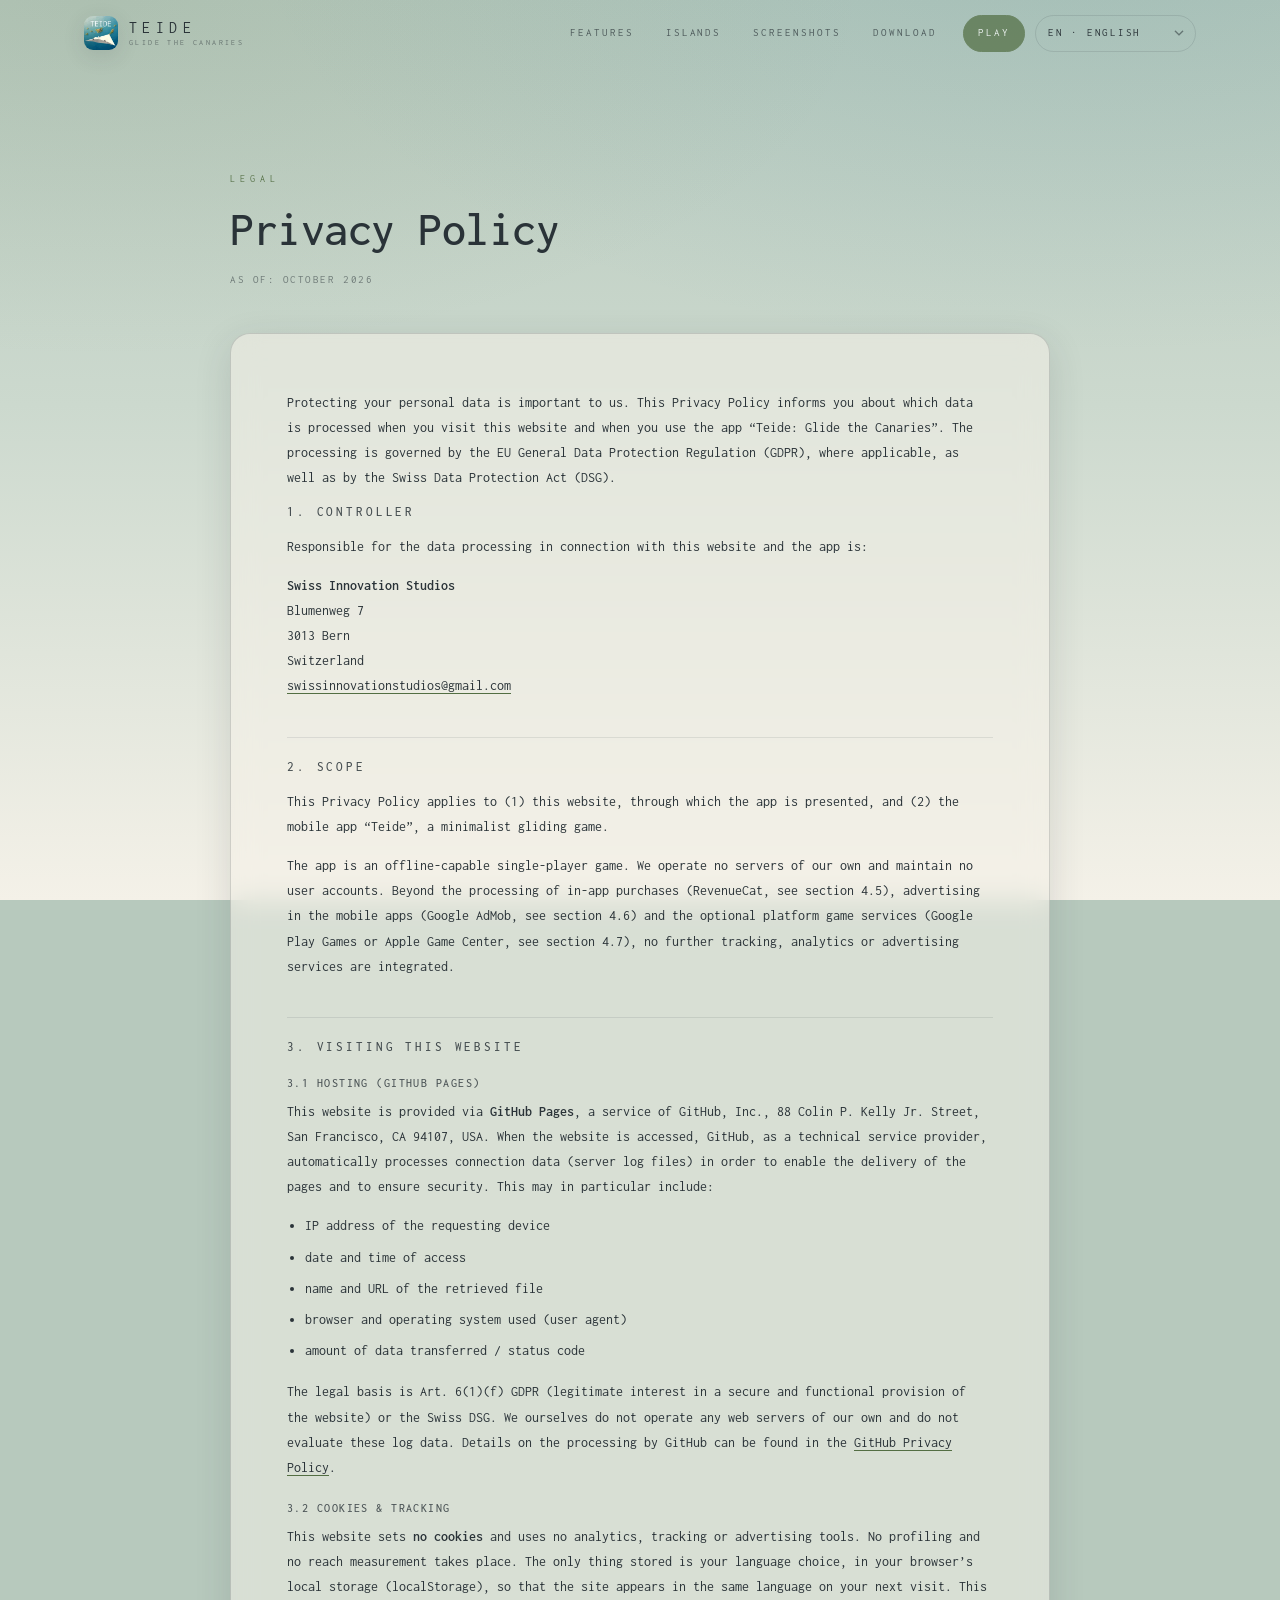
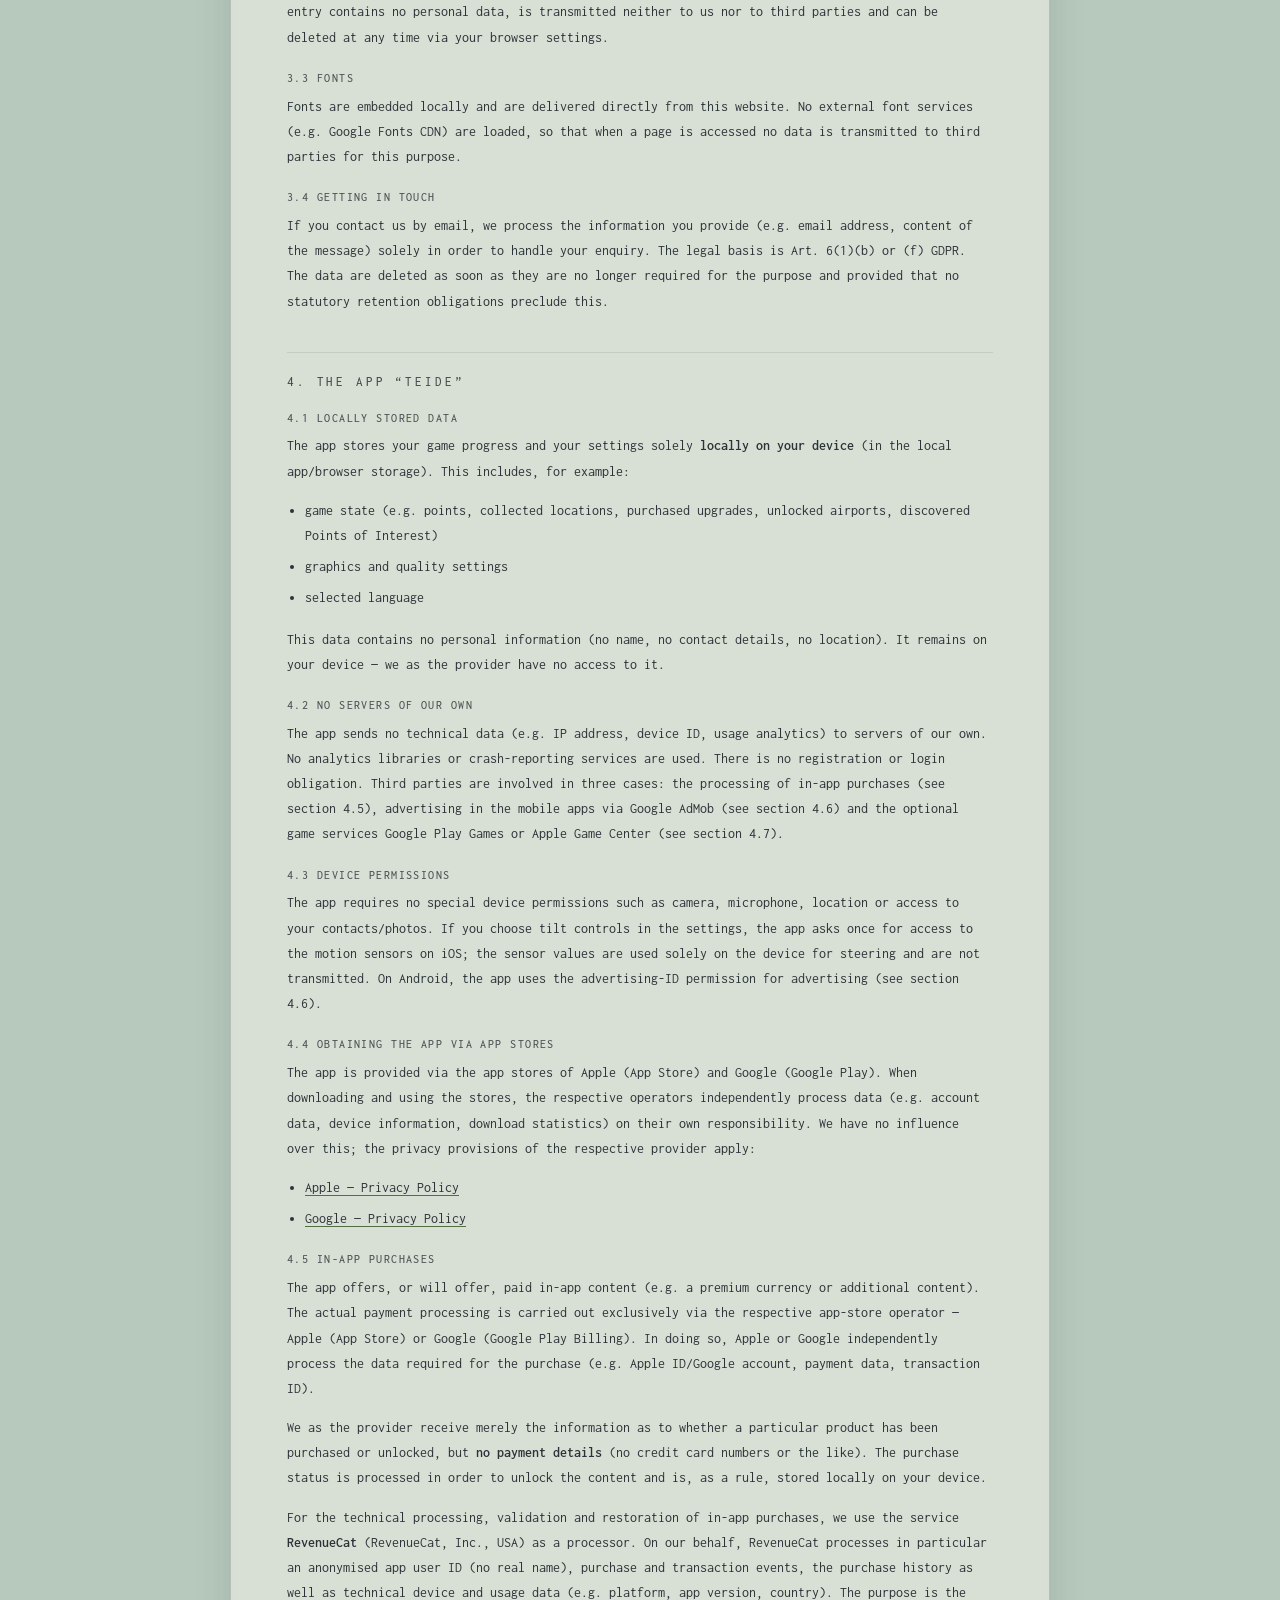
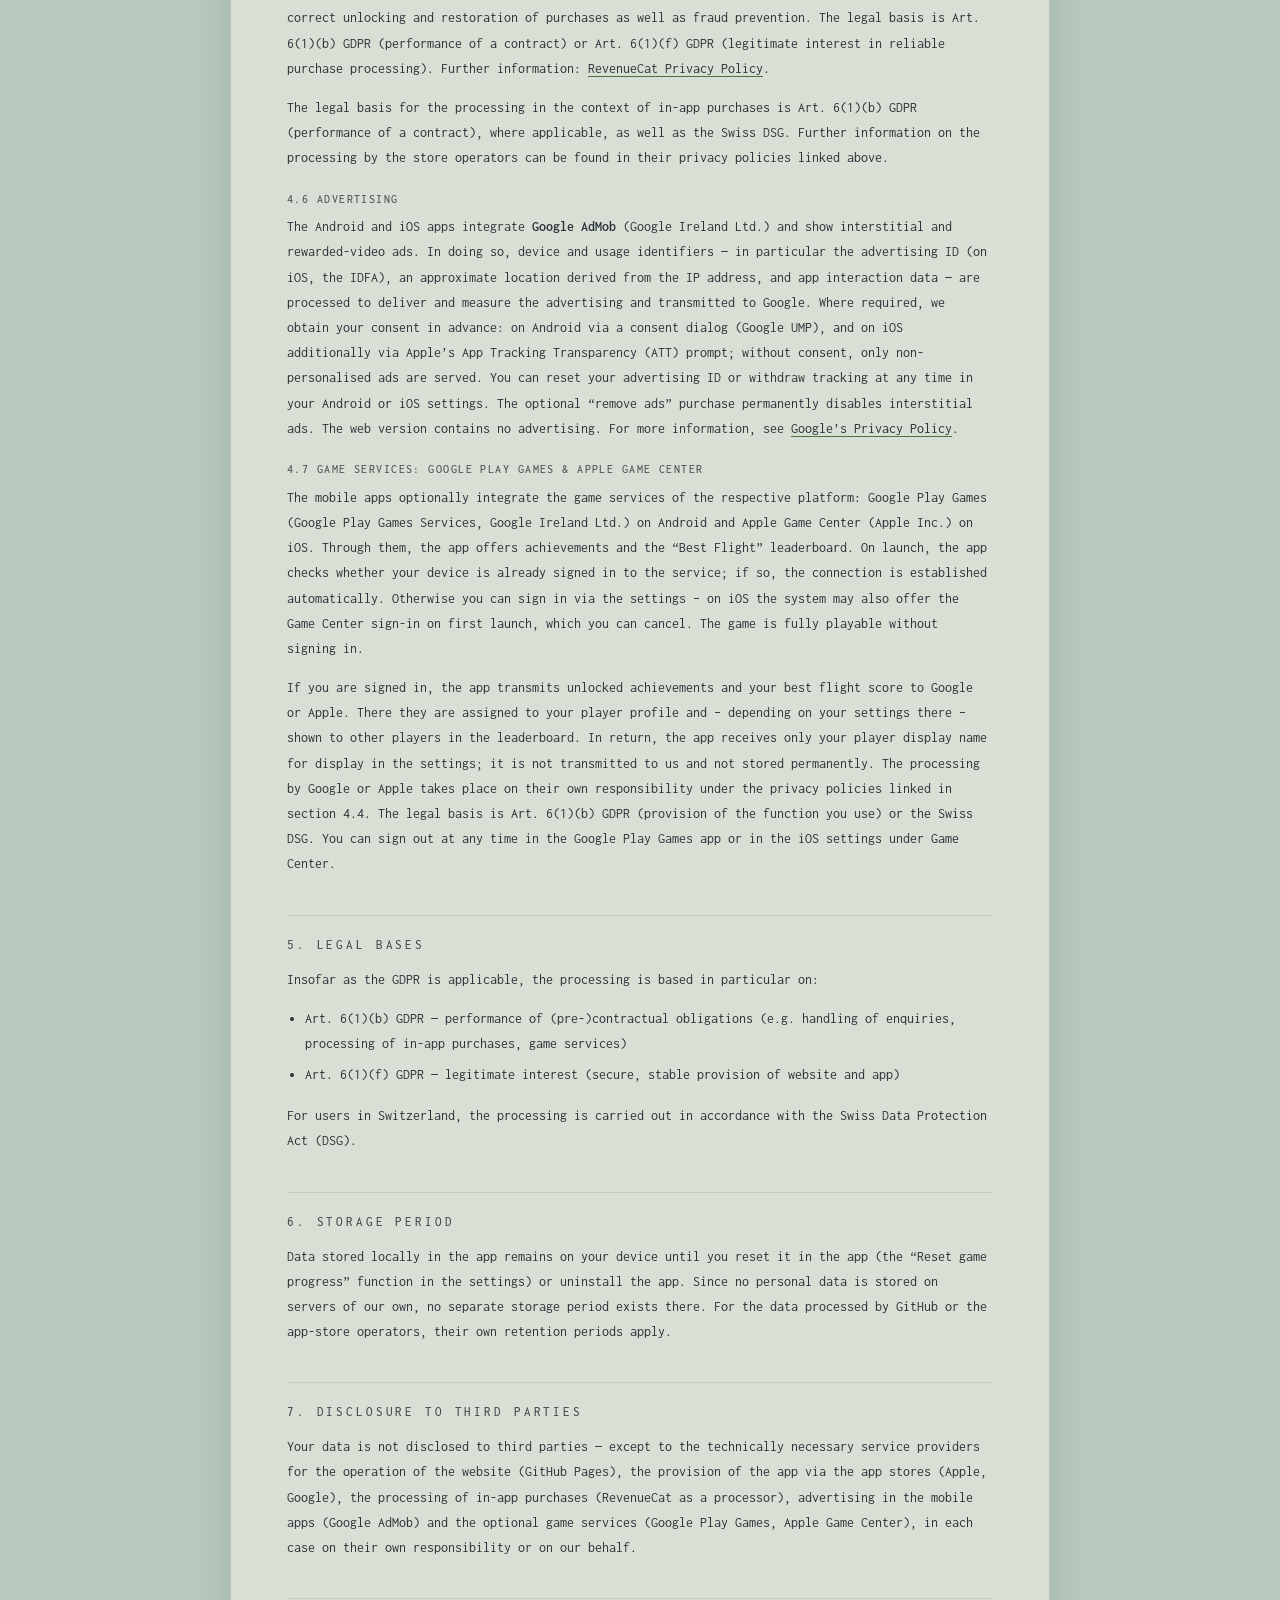
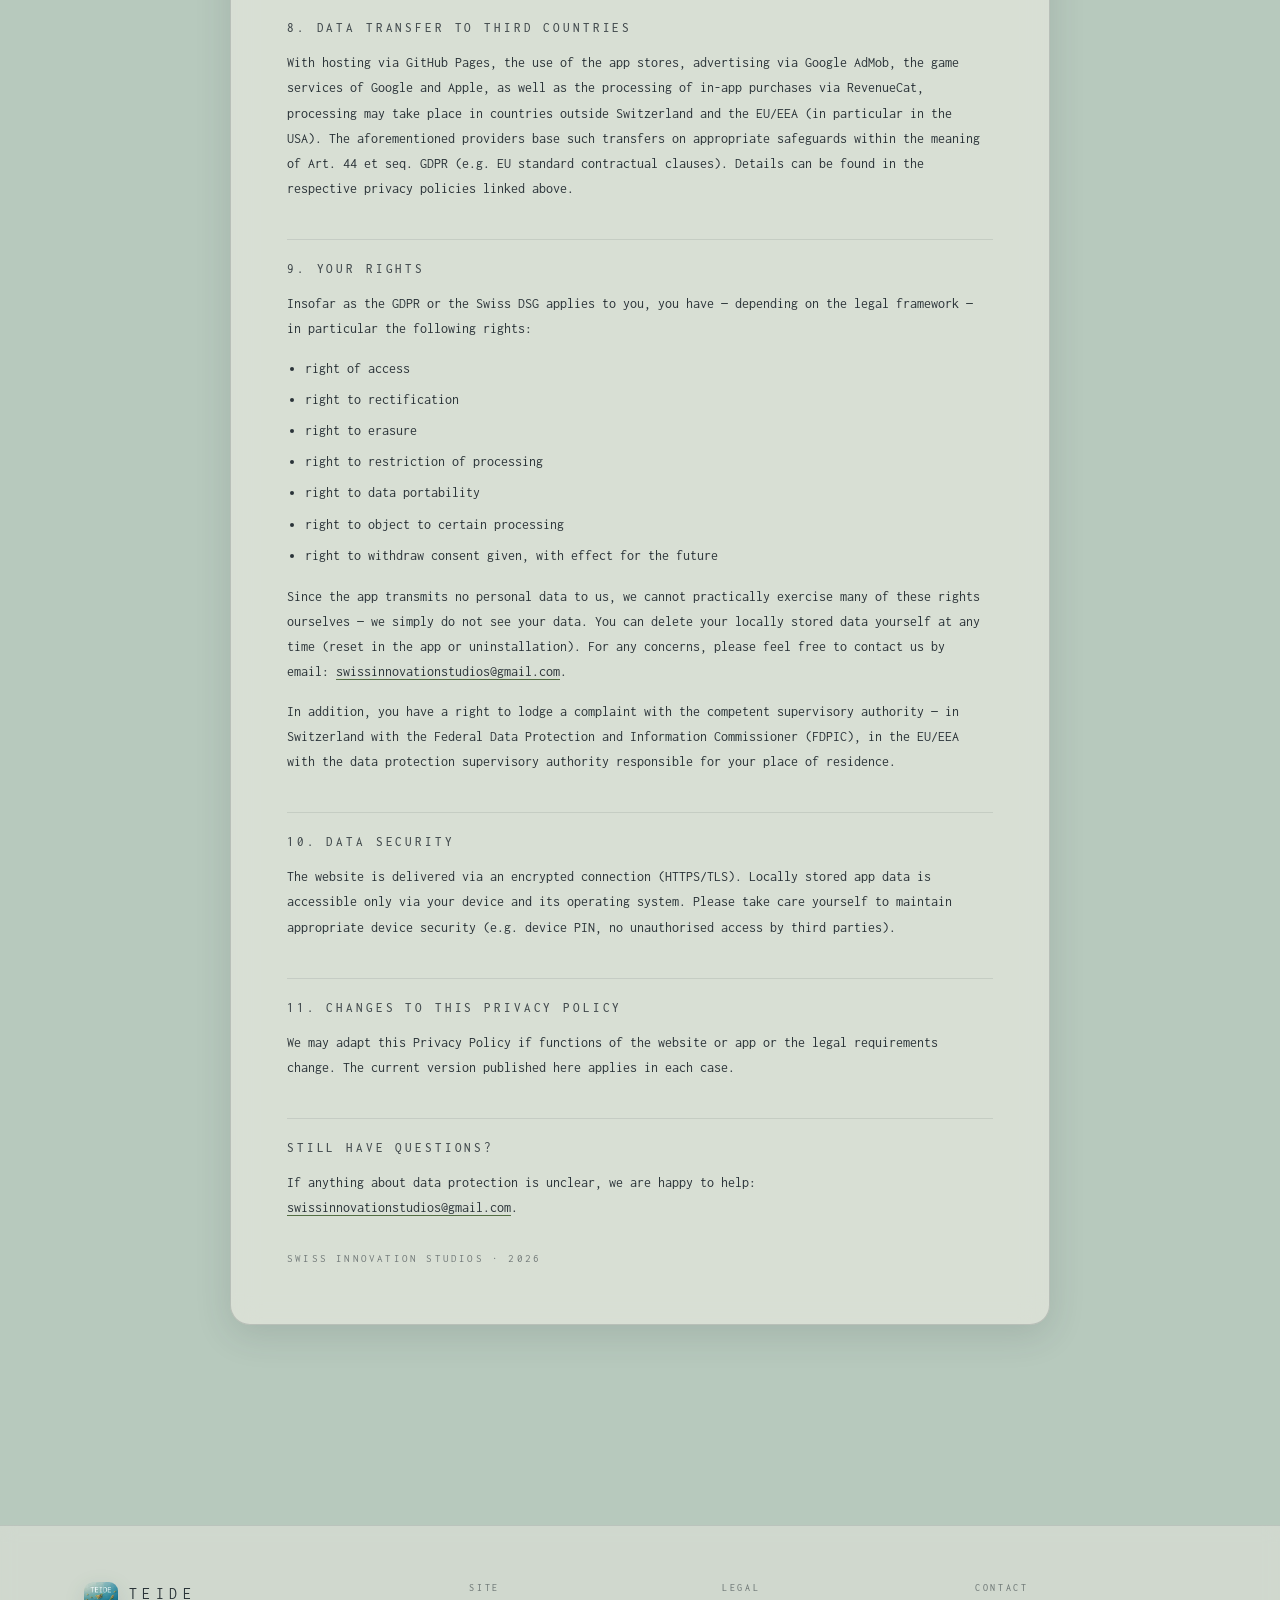
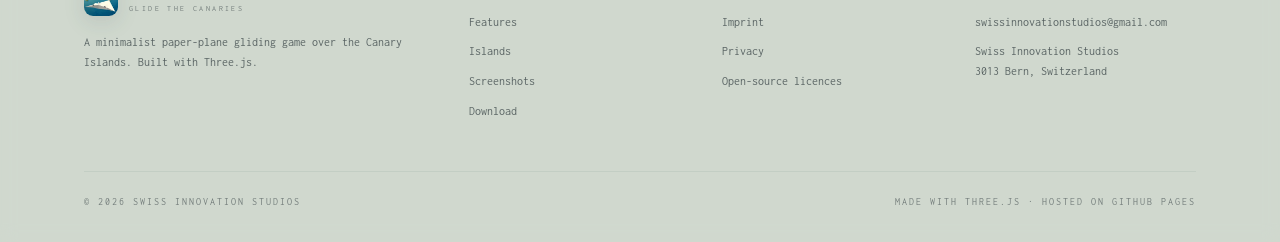
<file: datenschutz.html>
<!DOCTYPE html>
<html lang="de">
<head>
<meta charset="UTF-8">
<meta name="viewport" content="width=device-width, initial-scale=1.0">
<title data-i18n="meta.privacy.title">Datenschutzerklärung — Teide</title>
<meta name="description" data-i18n-attr="content:meta.privacy.desc" content="Datenschutzerklärung für die Website und die App Teide: Glide the Canaries.">
<meta name="robots" content="index, follow">
<link rel="canonical" href="https://swissinnovationstudios.github.io/teide/datenschutz.html">
<meta property="og:type" content="website">
<meta property="og:title" data-i18n-attr="content:meta.privacy.title" content="Datenschutzerklärung — Teide">
<meta property="og:description" data-i18n-attr="content:meta.privacy.desc" content="Datenschutzerklärung für die Website und die App Teide: Glide the Canaries.">
<meta property="og:image" content="https://swissinnovationstudios.github.io/teide/assets/og-image.jpg">
<meta property="og:url" content="https://swissinnovationstudios.github.io/teide/datenschutz.html">
<meta property="og:locale" content="de_CH">
<meta name="twitter:card" content="summary_large_image">
<link rel="icon" type="image/png" sizes="32x32" href="assets/favicon-32.png">
<link rel="icon" type="image/png" sizes="16x16" href="assets/favicon-16.png">
<link rel="shortcut icon" href="assets/favicon.ico">
<link rel="apple-touch-icon" sizes="180x180" href="assets/apple-touch-icon.png">
<link rel="stylesheet" href="css/styles.css?v=20261028">
</head>
<body>

<header class="nav">
  <div class="wrap">
    <a class="brand" href="index.html" data-i18n-attr="aria-label:aria.brandHome" aria-label="Teide — Startseite">
      <img class="brand-logo" src="assets/app-icon-128.webp" alt="" width="34" height="34">
      <span class="brand-text">
        <span class="brand-name">Teide</span>
        <span class="brand-sub">Glide the Canaries</span>
      </span>
    </a>
    <div class="nav-end">
      <nav class="nav-links" id="primary-nav" data-i18n-attr="aria-label:aria.mainNav" aria-label="Hauptnavigation">
        <a href="index.html#features" data-i18n="nav.features">Features</a>
        <a href="index.html#inseln" data-i18n="nav.islands">Inseln</a>
        <a href="index.html#screenshots" data-i18n="nav.screenshots">Screenshots</a>
        <a href="index.html#download" data-i18n="nav.download">Download</a>
        <a class="btn btn-coral nav-cta" href="https://swissinnovationstudios.github.io/teide-game/" data-i18n="nav.play">Spielen</a>
      </nav>
      <div class="lang-select" data-lang-select>
        <label class="visually-hidden" for="lang-select" data-i18n="aria.langSelect">Sprache wählen</label>
        <select id="lang-select" class="lang-btn">
          <option value="de">DE · Deutsch</option>
          <option value="en">EN · English</option>
          <option value="es">ES · Español</option>
          <option value="fr">FR · Français</option>
          <option value="it">IT · Italiano</option>
          <option value="nl">NL · Nederlands</option>
          <option value="pl">PL · Polski</option>
        </select>
        <span class="material-symbols-outlined lang-caret" aria-hidden="true">expand_more</span>
      </div>
      <button class="nav-toggle" type="button" aria-controls="primary-nav" data-i18n-attr="aria-label:aria.menu" aria-label="Menü" aria-expanded="false">
        <span class="material-symbols-outlined">menu</span>
      </button>
    </div>
  </div>
</header>

<main class="legal">
  <div class="wrap">
    <div class="legal-head">
      <p class="eyebrow" data-i18n="legal.eyebrow">Rechtliches</p>
      <h1 data-i18n="privacy.h1">Datenschutzerklärung</h1>
      <p class="legal-updated" data-i18n="privacy.updated">Stand: Oktober 2026</p>
    </div>

    <div class="legal-card">
      <p data-i18n="privacy.intro">
        Der Schutz deiner persönlichen Daten ist uns wichtig. Diese Datenschutzerklärung
        informiert dich darüber, welche Daten beim Besuch dieser Website sowie bei der
        Nutzung der App „Teide: Glide the Canaries“ verarbeitet werden. Die Verarbeitung
        richtet sich nach der EU-Datenschutz-Grundverordnung (DSGVO), soweit anwendbar,
        sowie nach dem Schweizer Datenschutzgesetz (DSG).
      </p>

      <h2 data-i18n="privacy.s1.h">1. Verantwortlicher</h2>
      <p data-i18n="privacy.s1.body">Verantwortlich für die Datenverarbeitung im Zusammenhang mit dieser Website und der App ist:</p>
      <div class="legal-block">
        <address>
          <strong>Swiss Innovation Studios</strong><br>
          Blumenweg 7<br>
          3013 Bern<br>
          <span data-i18n="legal.country">Schweiz</span><br>
          <a href="mailto:swissinnovationstudios@gmail.com">swissinnovationstudios@gmail.com</a>
        </address>
      </div>

      <h2 data-i18n="privacy.s2.h">2. Geltungsbereich</h2>
      <p data-i18n="privacy.s2.p1">
        Diese Datenschutzerklärung gilt für (1) diese Website, über die die App vorgestellt
        wird, und (2) die mobile App „Teide“, ein minimalistisches Gleitflug-Spiel.
      </p>
      <p data-i18n="privacy.s2.p2">
        Die App ist ein offline lauffähiges Einzelspieler-Spiel. Es werden keine eigenen Server
        betrieben und keine Benutzerkonten geführt. Über die Abwicklung von In-App-Käufen
        (RevenueCat, siehe Ziffer 4.5), die Werbung in den mobilen Apps (Google AdMob, siehe
        Ziffer 4.6) und die optionalen Spieldienste der Plattformen (Google Play Spiele bzw.
        Apple Game Center, siehe Ziffer 4.7) hinaus werden keine weiteren Tracking-, Analyse-
        oder Werbedienste eingebunden.
      </p>

      <h2 data-i18n="privacy.s3.h">3. Besuch dieser Website</h2>

      <h3 data-i18n="privacy.s3.hosting.h">3.1 Hosting (GitHub Pages)</h3>
      <p data-i18n-html="privacy.s3.hosting.p1">
        Diese Website wird über <strong>GitHub Pages</strong> bereitgestellt, einen Dienst
        der GitHub, Inc., 88 Colin P. Kelly Jr. Street, San Francisco, CA 94107, USA. Beim
        Aufruf der Website verarbeitet GitHub als technischer Dienstleister automatisch
        Verbindungsdaten (Server-Logfiles), um die Auslieferung der Seiten zu ermöglichen
        und die Sicherheit zu gewährleisten. Dazu können insbesondere gehören:
      </p>
      <ul data-i18n-html="privacy.s3.hosting.list">
        <li>IP-Adresse des anfragenden Geräts</li>
        <li>Datum und Uhrzeit des Zugriffs</li>
        <li>Name und URL der abgerufenen Datei</li>
        <li>verwendeter Browser und Betriebssystem (User-Agent)</li>
        <li>übertragene Datenmenge / Statuscode</li>
      </ul>
      <p data-i18n-html="privacy.s3.hosting.p2">
        Rechtsgrundlage ist Art. 6 Abs. 1 lit. f DSGVO (berechtigtes Interesse an einer
        sicheren und funktionsfähigen Bereitstellung der Website) bzw. das Schweizer DSG.
        Wir selbst betreiben keine eigenen Webserver und werten diese Logdaten nicht aus.
        Details zur Verarbeitung durch GitHub findest du in der
        <a href="https://docs.github.com/de/site-policy/privacy-policies/github-general-privacy-statement" target="_blank" rel="noopener">Datenschutzerklärung von GitHub</a>.
      </p>

      <h3 data-i18n="privacy.s3.cookies.h">3.2 Cookies &amp; Tracking</h3>
      <p data-i18n-html="privacy.s3.cookies.body">
        Diese Website setzt <strong>keine Cookies</strong> und verwendet keine Analyse-,
        Tracking- oder Werbe-Tools. Es findet kein Profiling und keine Reichweitenmessung statt.
        Einzig deine Sprachwahl wird im lokalen Speicher deines Browsers (localStorage)
        abgelegt, damit die Seite beim nächsten Besuch in derselben Sprache erscheint. Dieser
        Eintrag enthält keine personenbezogenen Daten, wird weder an uns noch an Dritte
        übermittelt und lässt sich jederzeit über die Browser-Einstellungen löschen.
      </p>

      <h3 data-i18n="privacy.s3.fonts.h">3.3 Schriftarten</h3>
      <p data-i18n="privacy.s3.fonts.body">
        Schriftarten sind lokal eingebunden und werden direkt von dieser Website
        ausgeliefert. Es werden keine externen Schrift-Dienste (z. B. Google Fonts CDN)
        nachgeladen, sodass beim Seitenaufruf keine Daten an Dritte zu diesem Zweck
        übermittelt werden.
      </p>

      <h3 data-i18n="privacy.s3.contact.h">3.4 Kontaktaufnahme</h3>
      <p data-i18n="privacy.s3.contact.body">
        Wenn du uns per E-Mail kontaktierst, verarbeiten wir die von dir übermittelten
        Angaben (z. B. E-Mail-Adresse, Inhalt der Nachricht) ausschliesslich zur
        Bearbeitung deiner Anfrage. Rechtsgrundlage ist Art. 6 Abs. 1 lit. b bzw. lit. f
        DSGVO. Die Daten werden gelöscht, sobald sie für den Zweck nicht mehr erforderlich
        sind und keine gesetzlichen Aufbewahrungspflichten entgegenstehen.
      </p>

      <h2 data-i18n="privacy.s4.h">4. Die App „Teide“</h2>

      <h3 data-i18n="privacy.s4.local.h">4.1 Lokal gespeicherte Daten</h3>
      <p data-i18n-html="privacy.s4.local.p1">
        Die App speichert deinen Spielfortschritt und deine Einstellungen ausschliesslich
        <strong>lokal auf deinem Gerät</strong> (im lokalen App-/Browser-Speicher). Dazu
        gehören etwa:
      </p>
      <ul data-i18n-html="privacy.s4.local.list">
        <li>Spielstand (z. B. Punkte, gesammelte Orte, gekaufte Upgrades, freigeschaltete Flughäfen, entdeckte Points of Interest)</li>
        <li>Grafik- und Qualitätseinstellungen</li>
        <li>gewählte Sprache</li>
      </ul>
      <p data-i18n="privacy.s4.local.p2">
        Diese Daten enthalten keine personenbezogenen Angaben (kein Name, keine
        Kontaktdaten, kein Standort). Sie verbleiben auf deinem Gerät — wir als Anbieter
        haben darauf keinen Zugriff.
      </p>

      <h3 data-i18n="privacy.s4.servers.h">4.2 Keine eigenen Server</h3>
      <p data-i18n="privacy.s4.servers.body">
        Die App sendet keine technischen Daten (z. B. IP-Adresse, Geräte-ID, Nutzungsanalyse) an
        eigene Server. Es werden keine Analyse-Bibliotheken oder Crash-Reporting-Dienste
        eingesetzt. Es besteht keine Registrierungs- oder Login-Pflicht. Drittanbieter sind in
        drei Fällen eingebunden: bei der Abwicklung von In-App-Käufen (siehe Ziffer 4.5), bei
        der Werbung in den mobilen Apps über Google AdMob (siehe Ziffer 4.6) und bei den
        optionalen Spieldiensten Google Play Spiele bzw. Apple Game Center (siehe Ziffer 4.7).
      </p>

      <h3 data-i18n="privacy.s4.permissions.h">4.3 Geräteberechtigungen</h3>
      <p data-i18n="privacy.s4.permissions.body">
        Die App benötigt keine besonderen Geräteberechtigungen wie Kamera, Mikrofon, Standort
        oder Zugriff auf deine Kontakte/Fotos. Wählst du in den Einstellungen die
        Neigungssteuerung, fragt die App unter iOS einmalig den Zugriff auf die
        Bewegungssensoren an; die Sensorwerte werden ausschliesslich auf dem Gerät zur Steuerung
        verwendet und nicht übertragen. Unter Android nutzt die App für die Werbung (siehe
        Ziffer 4.6) die Werbe-ID-Berechtigung.
      </p>

      <h3 data-i18n="privacy.s4.stores.h">4.4 Bezug über App-Stores</h3>
      <p data-i18n="privacy.s4.stores.p1">
        Die App wird über die App-Stores von Apple (App Store) und Google (Google Play)
        bereitgestellt. Beim Download und bei der Nutzung der Stores verarbeiten die
        jeweiligen Betreiber eigenständig Daten (z. B. Konto-Daten, Geräte-Informationen,
        Downloadstatistiken) in eigener Verantwortung. Hierauf haben wir keinen Einfluss;
        es gelten die Datenschutzbestimmungen des jeweiligen Anbieters:
      </p>
      <ul data-i18n-html="privacy.s4.stores.list">
        <li><a href="https://www.apple.com/legal/privacy/de-ww/" target="_blank" rel="noopener">Apple — Datenschutzrichtlinie</a></li>
        <li><a href="https://policies.google.com/privacy" target="_blank" rel="noopener">Google — Datenschutzerklärung</a></li>
      </ul>
      <h3 data-i18n="privacy.s4.iap.h">4.5 In-App-Käufe</h3>
      <p data-i18n="privacy.s4.iap.p1">
        Die App bietet bzw. wird kostenpflichtige In-App-Inhalte anbieten (z. B. eine
        Premium-Währung oder zusätzliche Inhalte). Die eigentliche Zahlungsabwicklung
        erfolgt ausschliesslich über den jeweiligen App-Store-Betreiber — Apple (App
        Store) bzw. Google (Google Play Billing). Dabei verarbeiten Apple bzw. Google
        eigenständig die für den Kauf erforderlichen Daten (z. B. Apple-ID/Google-Konto,
        Zahlungsdaten, Transaktions-ID).
      </p>
      <p data-i18n-html="privacy.s4.iap.p2">
        Wir als Anbieter erhalten lediglich die Information, ob ein bestimmtes Produkt
        gekauft bzw. freigeschaltet wurde, jedoch <strong>keine Zahlungsdetails</strong>
        (keine Kreditkartennummern o. Ä.). Der Kaufstatus wird zur Freischaltung der
        Inhalte verarbeitet und in der Regel lokal auf deinem Gerät gespeichert.
      </p>
      <p data-i18n-html="privacy.s4.iap.p3">
        Zur technischen Abwicklung, Validierung und Wiederherstellung von In-App-Käufen
        setzen wir den Dienst <strong>RevenueCat</strong> (RevenueCat, Inc., USA) als
        Auftragsverarbeiter ein. RevenueCat verarbeitet in unserem Auftrag insbesondere eine
        anonymisierte App-Nutzer-ID (kein Klarname), Kauf- und Transaktionsereignisse, die
        Kaufhistorie sowie technische Geräte- und Nutzungsdaten (z. B. Plattform, App-Version,
        Land). Zweck ist die korrekte Freischaltung und Wiederherstellung von Käufen sowie die
        Betrugsvermeidung. Rechtsgrundlage ist Art. 6 Abs. 1 lit. b DSGVO (Vertragserfüllung)
        bzw. Art. 6 Abs. 1 lit. f DSGVO (berechtigtes Interesse an einer zuverlässigen
        Kaufabwicklung). Weitere Informationen:
        <a href="https://www.revenuecat.com/privacy/" target="_blank" rel="noopener">Datenschutzerklärung von RevenueCat</a>.
      </p>
      <p data-i18n="privacy.s4.iap.p4">
        Rechtsgrundlage für die Verarbeitung im Rahmen von In-App-Käufen ist Art. 6 Abs. 1
        lit. b DSGVO (Vertragserfüllung), soweit anwendbar, sowie das Schweizer DSG.
        Weitere Informationen zur Verarbeitung durch die Store-Betreiber findest du in
        deren oben verlinkten Datenschutzerklärungen.
      </p>

      <h3 data-i18n="privacy.s4.ads.h">4.6 Werbung</h3>
      <p data-i18n-html="privacy.s4.ads.body">
        Die Android- und die iOS-App binden <strong>Google AdMob</strong> (Google Ireland Ltd.) ein
        und zeigen Interstitial- sowie Rewarded-Video-Werbung. Dabei werden Geräte- und
        Nutzungskennungen — insbesondere die Werbe-ID (unter iOS der IDFA), ein aus der IP-Adresse
        abgeleiteter ungefährer Standort sowie App-Interaktionsdaten — zur Auslieferung und Messung
        der Werbung verarbeitet und an Google übermittelt. Soweit erforderlich, holen wir vorab deine
        Zustimmung ein: unter Android über einen Einwilligungsdialog (Google UMP), unter iOS zusätzlich
        über die App-Tracking-Transparency-Abfrage (ATT) von Apple; ohne Einwilligung werden nur
        nicht-personalisierte Anzeigen ausgeliefert. Deine Werbe-ID bzw. das Tracking kannst du jederzeit
        in den Android- bzw. iOS-Einstellungen zurücksetzen oder widerrufen. Mit dem optionalen Kauf
        „Werbung entfernen“ lassen sich die Interstitial-Anzeigen dauerhaft deaktivieren.
        Die Web-Version enthält keine Werbung. Näheres in der
        <a href="https://policies.google.com/privacy" target="_blank" rel="noopener">Datenschutzerklärung von Google</a>.
      </p>

      <h3 data-i18n="privacy.s4.games.h">4.7 Spieldienste: Google Play Spiele & Apple Game Center</h3>
      <p data-i18n="privacy.s4.games.p1">
        Die mobilen Apps binden optional die Spieldienste der jeweiligen Plattform ein: Google
        Play Spiele (Google Play Games Services, Google Ireland Ltd.) unter Android und Apple
        Game Center (Apple Inc.) unter iOS. Darüber bietet die App Erfolge und die Bestenliste
        „Best Flight“ an. Beim Start prüft die App, ob dein Gerät bereits bei dem Dienst
        angemeldet ist; ist das der Fall, wird die Verbindung automatisch hergestellt.
        Andernfalls kannst du dich in den Einstellungen anmelden – unter iOS kann das System die
        Game-Center-Anmeldung auch beim ersten Start anbieten; du kannst sie abbrechen. Das
        Spiel ist ohne Anmeldung vollständig spielbar.
      </p>
      <p data-i18n="privacy.s4.games.p2">
        Bist du angemeldet, übermittelt die App freigeschaltete Erfolge und deine beste
        Flugpunktzahl an Google bzw. Apple. Dort werden sie deinem Spielerprofil zugeordnet und
        – je nach deinen dortigen Einstellungen – anderen Spielern in der Bestenliste angezeigt.
        Die App erhält im Gegenzug lediglich deinen Spieler-Anzeigenamen zur Darstellung in den
        Einstellungen; er wird nicht an uns übermittelt und nicht dauerhaft gespeichert. Die
        Verarbeitung durch Google bzw. Apple erfolgt in deren eigener Verantwortung nach den
        unter Ziffer 4.4 verlinkten Datenschutzbestimmungen. Rechtsgrundlage ist Art. 6 Abs. 1
        lit. b DSGVO (Bereitstellung der von dir genutzten Funktion) bzw. das Schweizer DSG.
        Abmelden kannst du dich jederzeit in der Google-Play-Spiele-App bzw. in den
        iOS-Einstellungen unter Game Center.
      </p>

      <h2 data-i18n="privacy.s5.h">5. Rechtsgrundlagen</h2>
      <p data-i18n="privacy.s5.intro">Soweit die DSGVO anwendbar ist, stützt sich die Verarbeitung insbesondere auf:</p>
      <ul data-i18n-html="privacy.s5.list">
        <li>Art. 6 Abs. 1 lit. b DSGVO — Erfüllung (vor-)vertraglicher Pflichten (z. B. Bearbeitung von Anfragen, Abwicklung von In-App-Käufen, Spieldienste)</li>
        <li>Art. 6 Abs. 1 lit. f DSGVO — berechtigtes Interesse (sichere, stabile Bereitstellung von Website und App)</li>
      </ul>
      <p data-i18n="privacy.s5.swiss">Für Nutzer in der Schweiz erfolgt die Verarbeitung nach dem Schweizer Datenschutzgesetz (DSG).</p>

      <h2 data-i18n="privacy.s6.h">6. Speicherdauer</h2>
      <p data-i18n="privacy.s6.body">
        Lokal in der App gespeicherte Daten verbleiben so lange auf deinem Gerät, bis du
        sie in der App zurücksetzt (Funktion „Spielstand zurücksetzen“ in den
        Einstellungen) oder die App deinstallierst. Da keine personenbezogenen Daten auf
        eigenen Servern gespeichert werden, existiert dort keine separate Speicherdauer.
        Für die durch GitHub bzw. die App-Store-Betreiber verarbeiteten Daten gelten deren
        eigene Fristen.
      </p>

      <h2 data-i18n="privacy.s7.h">7. Weitergabe an Dritte</h2>
      <p data-i18n="privacy.s7.body">
        Eine Weitergabe deiner Daten an Dritte findet nicht statt — ausser an die technisch
        notwendigen Dienstleister für den Betrieb der Website (GitHub Pages), die Bereitstellung
        der App über die App-Stores (Apple, Google), die Abwicklung von In-App-Käufen
        (RevenueCat als Auftragsverarbeiter), die Werbung in den mobilen Apps (Google AdMob)
        sowie die optionalen Spieldienste (Google Play Spiele, Apple Game Center), jeweils in
        deren eigener Verantwortung bzw. in unserem Auftrag.
      </p>

      <h2 data-i18n="privacy.s8.h">8. Datenübermittlung in Drittländer</h2>
      <p data-i18n="privacy.s8.body">
        Beim Hosting über GitHub Pages, bei der Nutzung der App-Stores, der Werbung über Google
        AdMob, der Spieldienste von Google und Apple sowie bei der Abwicklung von In-App-Käufen
        über RevenueCat kann es zu einer Verarbeitung in Staaten ausserhalb der Schweiz und der
        EU/EWR (insbesondere in den USA) kommen. Die genannten Anbieter stützen solche
        Übermittlungen auf geeignete Garantien im Sinne der Art. 44 ff. DSGVO (z. B.
        EU-Standardvertragsklauseln). Details findest du in den jeweils oben verlinkten
        Datenschutzerklärungen.
      </p>

      <h2 data-i18n="privacy.s9.h">9. Deine Rechte</h2>
      <p data-i18n="privacy.s9.intro">Soweit die DSGVO oder das Schweizer DSG auf dich anwendbar sind, hast du – je nach Rechtsordnung – insbesondere folgende Rechte:</p>
      <ul data-i18n-html="privacy.s9.list">
        <li>Recht auf Auskunft</li>
        <li>Recht auf Berichtigung</li>
        <li>Recht auf Löschung</li>
        <li>Recht auf Einschränkung der Verarbeitung</li>
        <li>Recht auf Datenübertragbarkeit</li>
        <li>Recht auf Widerspruch gegen bestimmte Verarbeitungen</li>
        <li>Recht auf Widerruf erteilter Einwilligungen mit Wirkung für die Zukunft</li>
      </ul>
      <p data-i18n-html="privacy.s9.p2">
        Da die App keine personenbezogenen Daten an uns übermittelt, können wir viele
        dieser Rechte praktisch nicht selbst umsetzen — wir sehen deine Daten schlicht
        nicht. Du kannst deine lokal gespeicherten Daten jederzeit selbst löschen (Reset
        in der App oder Deinstallation). Für Anliegen wende dich gerne per E-Mail an uns:
        <a href="mailto:swissinnovationstudios@gmail.com">swissinnovationstudios@gmail.com</a>.
      </p>
      <p data-i18n="privacy.s9.p3">
        Ausserdem steht dir ein Beschwerderecht bei der zuständigen Aufsichtsbehörde zu —
        in der Schweiz beim Eidgenössischen Datenschutz- und Öffentlichkeitsbeauftragten
        (EDÖB), in der EU/im EWR bei der für deinen Wohnsitz zuständigen
        Datenschutzaufsichtsbehörde.
      </p>

      <h2 data-i18n="privacy.s10.h">10. Datensicherheit</h2>
      <p data-i18n="privacy.s10.body">
        Die Website wird über eine verschlüsselte Verbindung (HTTPS/TLS) ausgeliefert.
        Lokal gespeicherte App-Daten sind nur über dein Gerät und dessen Betriebssystem
        zugänglich. Bitte achte selbst auf eine angemessene Gerätesicherheit (z. B.
        Geräte-PIN, kein unbefugter Zugriff durch Dritte).
      </p>

      <h2 data-i18n="privacy.s11.h">11. Änderungen dieser Datenschutzerklärung</h2>
      <p data-i18n="privacy.s11.body">
        Wir können diese Datenschutzerklärung anpassen, wenn sich Funktionen von Website
        oder App oder die rechtlichen Vorgaben ändern. Es gilt jeweils die hier
        veröffentlichte aktuelle Fassung.
      </p>

      <h2 data-i18n="privacy.faq.h">Noch Fragen?</h2>
      <p data-i18n-html="privacy.faq.body">
        Bei Unklarheiten zum Datenschutz helfen wir gerne weiter:
        <a href="mailto:swissinnovationstudios@gmail.com">swissinnovationstudios@gmail.com</a>.
      </p>

      <div class="legal-stamp">Swiss Innovation Studios · <span data-year>2026</span></div>
    </div>
  </div>
</main>

<footer class="footer">
  <div class="wrap">
    <div class="footer-grid">
      <div class="footer-brand">
        <a class="brand" href="index.html" data-i18n-attr="aria-label:aria.brandHome" aria-label="Teide — Startseite">
          <img class="brand-logo" src="assets/app-icon-128.webp" alt="" width="34" height="34">
          <span class="brand-text">
            <span class="brand-name">Teide</span>
            <span class="brand-sub">Glide the Canaries</span>
          </span>
        </a>
        <p data-i18n="footer.tagline">Minimalistisches Papierflieger-Gleitspiel über den Kanarischen Inseln. Gebaut mit Three.js.</p>
      </div>
      <nav class="footer-col" data-i18n-attr="aria-label:footer.colSite" aria-label="Seite">
        <h3 data-i18n="footer.colSite">Seite</h3>
        <a href="index.html#features" data-i18n="nav.features">Features</a>
        <a href="index.html#inseln" data-i18n="nav.islands">Inseln</a>
        <a href="index.html#screenshots" data-i18n="nav.screenshots">Screenshots</a>
        <a href="index.html#download" data-i18n="nav.download">Download</a>
      </nav>
      <nav class="footer-col" data-i18n-attr="aria-label:footer.colLegal" aria-label="Rechtliches">
        <h3 data-i18n="footer.colLegal">Rechtliches</h3>
        <a href="impressum.html" data-i18n="footer.imprint">Impressum</a>
        <a href="datenschutz.html" data-i18n="footer.privacy">Datenschutz</a>
        <a href="lizenzen.html" data-i18n="footer.licenses">Open-Source-Lizenzen</a>
      </nav>
      <div class="footer-col">
        <h3 data-i18n="footer.colContact">Kontakt</h3>
        <a href="mailto:swissinnovationstudios@gmail.com">swissinnovationstudios@gmail.com</a>
        <p>Swiss Innovation Studios<br>3013 Bern, <span data-i18n="legal.country">Schweiz</span></p>
      </div>
    </div>
    <div class="footer-bottom">
      <span>© <span data-year>2026</span> Swiss Innovation Studios</span>
      <span>Made with Three.js · Hosted on GitHub Pages</span>
    </div>
  </div>
</footer>

<script src="js/i18n.js?v=20261028"></script>
<script src="js/main.js?v=20261028"></script>
</body>
</html>
</file>
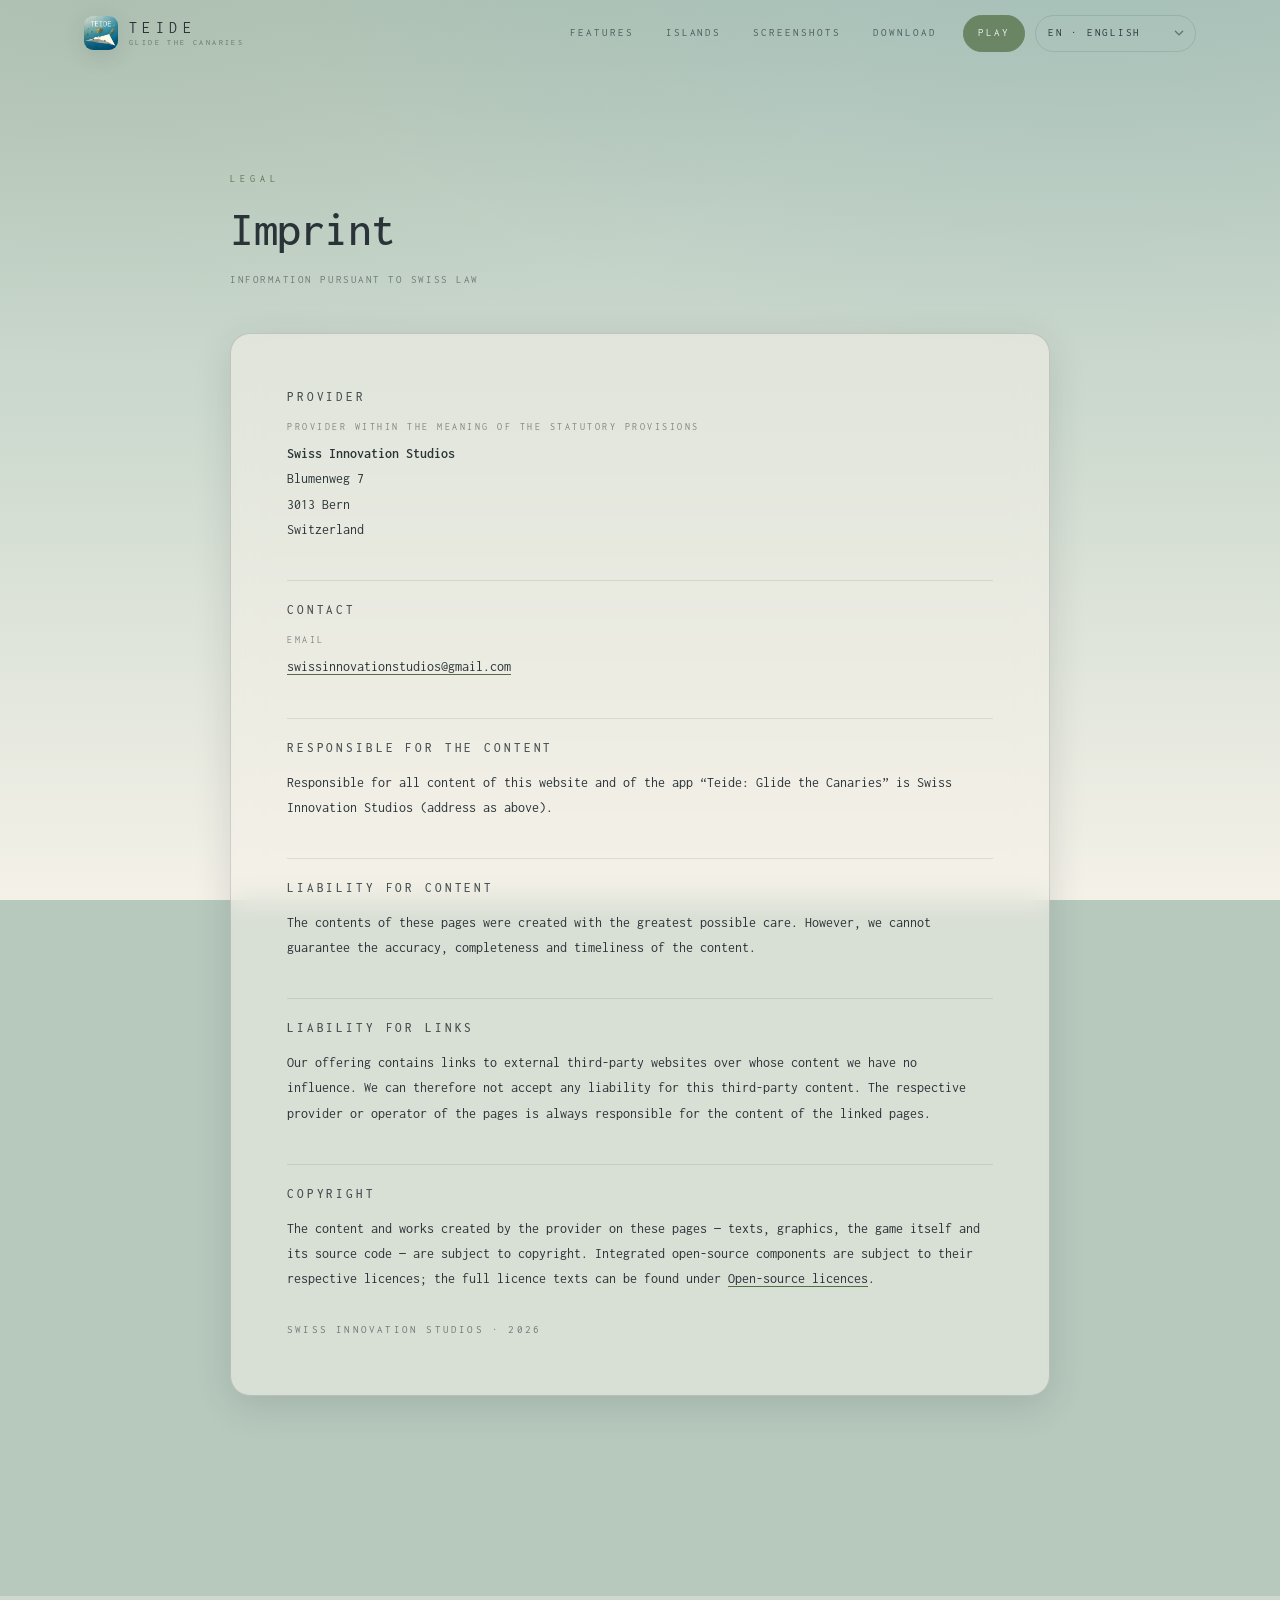
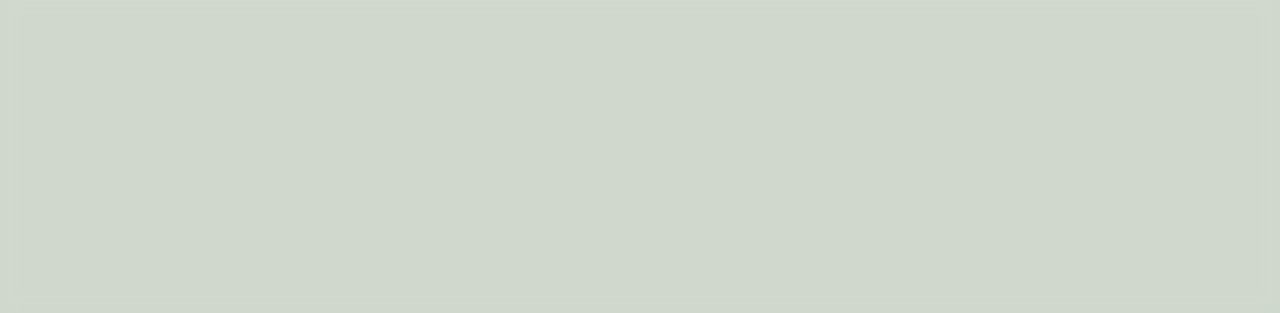
<file: impressum.html>
<!DOCTYPE html>
<html lang="de">
<head>
<meta charset="UTF-8">
<meta name="viewport" content="width=device-width, initial-scale=1.0">
<title data-i18n="meta.imprint.title">Impressum — Teide</title>
<meta name="description" data-i18n-attr="content:meta.imprint.desc" content="Impressum der Website und App Teide: Glide the Canaries.">
<meta name="robots" content="index, follow">
<link rel="canonical" href="https://swissinnovationstudios.github.io/teide/impressum.html">
<meta property="og:type" content="website">
<meta property="og:title" data-i18n-attr="content:meta.imprint.title" content="Impressum — Teide">
<meta property="og:description" data-i18n-attr="content:meta.imprint.desc" content="Impressum der Website und App Teide: Glide the Canaries.">
<meta property="og:image" content="https://swissinnovationstudios.github.io/teide/assets/og-image.jpg">
<meta property="og:url" content="https://swissinnovationstudios.github.io/teide/impressum.html">
<meta property="og:locale" content="de_CH">
<meta name="twitter:card" content="summary_large_image">
<link rel="icon" type="image/png" sizes="32x32" href="assets/favicon-32.png">
<link rel="icon" type="image/png" sizes="16x16" href="assets/favicon-16.png">
<link rel="shortcut icon" href="assets/favicon.ico">
<link rel="apple-touch-icon" sizes="180x180" href="assets/apple-touch-icon.png">
<link rel="stylesheet" href="css/styles.css?v=20261028">
</head>
<body>

<header class="nav">
  <div class="wrap">
    <a class="brand" href="index.html" data-i18n-attr="aria-label:aria.brandHome" aria-label="Teide — Startseite">
      <img class="brand-logo" src="assets/app-icon-128.webp" alt="" width="34" height="34">
      <span class="brand-text">
        <span class="brand-name">Teide</span>
        <span class="brand-sub">Glide the Canaries</span>
      </span>
    </a>
    <div class="nav-end">
      <nav class="nav-links" id="primary-nav" data-i18n-attr="aria-label:aria.mainNav" aria-label="Hauptnavigation">
        <a href="index.html#features" data-i18n="nav.features">Features</a>
        <a href="index.html#inseln" data-i18n="nav.islands">Inseln</a>
        <a href="index.html#screenshots" data-i18n="nav.screenshots">Screenshots</a>
        <a href="index.html#download" data-i18n="nav.download">Download</a>
        <a class="btn btn-coral nav-cta" href="https://swissinnovationstudios.github.io/teide-game/" data-i18n="nav.play">Spielen</a>
      </nav>
      <div class="lang-select" data-lang-select>
        <label class="visually-hidden" for="lang-select" data-i18n="aria.langSelect">Sprache wählen</label>
        <select id="lang-select" class="lang-btn">
          <option value="de">DE · Deutsch</option>
          <option value="en">EN · English</option>
          <option value="es">ES · Español</option>
          <option value="fr">FR · Français</option>
          <option value="it">IT · Italiano</option>
          <option value="nl">NL · Nederlands</option>
          <option value="pl">PL · Polski</option>
        </select>
        <span class="material-symbols-outlined lang-caret" aria-hidden="true">expand_more</span>
      </div>
      <button class="nav-toggle" type="button" aria-controls="primary-nav" data-i18n-attr="aria-label:aria.menu" aria-label="Menü" aria-expanded="false">
        <span class="material-symbols-outlined">menu</span>
      </button>
    </div>
  </div>
</header>

<main class="legal">
  <div class="wrap">
    <div class="legal-head">
      <p class="eyebrow" data-i18n="legal.eyebrow">Rechtliches</p>
      <h1 data-i18n="imprint.h1">Impressum</h1>
      <p class="legal-updated" data-i18n="imprint.updated">Angaben gemäss Schweizer Recht</p>
    </div>

    <div class="legal-card">
      <h2 data-i18n="imprint.providerH">Anbieter</h2>
      <div class="legal-block">
        <div class="legal-label" data-i18n="imprint.providerLabel">Anbieter im Sinne der gesetzlichen Vorschriften</div>
        <address>
          <strong>Swiss Innovation Studios</strong><br>
          Blumenweg 7<br>
          3013 Bern<br>
          <span data-i18n="legal.country">Schweiz</span>
        </address>
      </div>

      <!-- PLATZHALTER (optional): vertretungsberechtigte Person / Geschäftsführung
      <div class="legal-block">
        <div class="legal-label">Vertretungsberechtigte Person</div>
        <p>Gabriel Prügner</p>
      </div>
      -->

      <!-- PLATZHALTER (optional, falls eingetragenes Unternehmen):
      <div class="legal-block">
        <div class="legal-label">Unternehmens-Identifikationsnummer</div>
        <p>CHE-XXX.XXX.XXX</p>
      </div>
      -->

      <h2 data-i18n="imprint.contactH">Kontakt</h2>
      <div class="legal-block">
        <div class="legal-label" data-i18n="imprint.emailLabel">E-Mail</div>
        <p><a href="mailto:swissinnovationstudios@gmail.com">swissinnovationstudios@gmail.com</a></p>
      </div>

      <h2 data-i18n="imprint.responsibleH">Verantwortlich für den Inhalt</h2>
      <p data-i18n="imprint.responsibleBody">
        Verantwortlich für sämtliche Inhalte dieser Website sowie der App
        „Teide: Glide the Canaries“ ist Swiss Innovation Studios (Anschrift wie oben).
      </p>

      <h2 data-i18n="imprint.liabilityContentH">Haftung für Inhalte</h2>
      <p data-i18n="imprint.liabilityContentBody">
        Die Inhalte dieser Seiten wurden mit grösstmöglicher Sorgfalt erstellt. Für die
        Richtigkeit, Vollständigkeit und Aktualität der Inhalte können wir jedoch keine Gewähr
        übernehmen.
      </p>

      <h2 data-i18n="imprint.liabilityLinksH">Haftung für Links</h2>
      <p data-i18n="imprint.liabilityLinksBody">
        Unser Angebot enthält Links zu externen Webseiten Dritter, auf deren Inhalte
        wir keinen Einfluss haben. Deshalb können wir für diese fremden Inhalte auch
        keine Gewähr übernehmen. Für die Inhalte der verlinkten Seiten ist stets der
        jeweilige Anbieter oder Betreiber der Seiten verantwortlich.
      </p>

      <h2 data-i18n="imprint.copyrightH">Urheberrecht</h2>
      <p data-i18n-html="imprint.copyrightBody">
        Die durch den Anbieter erstellten Inhalte und Werke auf diesen Seiten — Texte,
        Grafiken, das Spiel selbst und sein Quellcode — unterliegen dem Urheberrecht.
        Eingebundene Open-Source-Komponenten unterliegen ihren jeweiligen Lizenzen;
        die vollständigen Lizenztexte findest du unter
        <a href="lizenzen.html">Open-Source-Lizenzen</a>.
      </p>

      <div class="legal-stamp">Swiss Innovation Studios · <span data-year>2026</span></div>
    </div>
  </div>
</main>

<footer class="footer">
  <div class="wrap">
    <div class="footer-grid">
      <div class="footer-brand">
        <a class="brand" href="index.html" data-i18n-attr="aria-label:aria.brandHome" aria-label="Teide — Startseite">
          <img class="brand-logo" src="assets/app-icon-128.webp" alt="" width="34" height="34">
          <span class="brand-text">
            <span class="brand-name">Teide</span>
            <span class="brand-sub">Glide the Canaries</span>
          </span>
        </a>
        <p data-i18n="footer.tagline">Minimalistisches Papierflieger-Gleitspiel über den Kanarischen Inseln. Gebaut mit Three.js.</p>
      </div>
      <nav class="footer-col" data-i18n-attr="aria-label:footer.colSite" aria-label="Seite">
        <h3 data-i18n="footer.colSite">Seite</h3>
        <a href="index.html#features" data-i18n="nav.features">Features</a>
        <a href="index.html#inseln" data-i18n="nav.islands">Inseln</a>
        <a href="index.html#screenshots" data-i18n="nav.screenshots">Screenshots</a>
        <a href="index.html#download" data-i18n="nav.download">Download</a>
      </nav>
      <nav class="footer-col" data-i18n-attr="aria-label:footer.colLegal" aria-label="Rechtliches">
        <h3 data-i18n="footer.colLegal">Rechtliches</h3>
        <a href="impressum.html" data-i18n="footer.imprint">Impressum</a>
        <a href="datenschutz.html" data-i18n="footer.privacy">Datenschutz</a>
        <a href="lizenzen.html" data-i18n="footer.licenses">Open-Source-Lizenzen</a>
      </nav>
      <div class="footer-col">
        <h3 data-i18n="footer.colContact">Kontakt</h3>
        <a href="mailto:swissinnovationstudios@gmail.com">swissinnovationstudios@gmail.com</a>
        <p>Swiss Innovation Studios<br>3013 Bern, <span data-i18n="legal.country">Schweiz</span></p>
      </div>
    </div>
    <div class="footer-bottom">
      <span>© <span data-year>2026</span> Swiss Innovation Studios</span>
      <span>Made with Three.js · Hosted on GitHub Pages</span>
    </div>
  </div>
</footer>

<script src="js/i18n.js?v=20261028"></script>
<script src="js/main.js?v=20261028"></script>
</body>
</html>
</file>
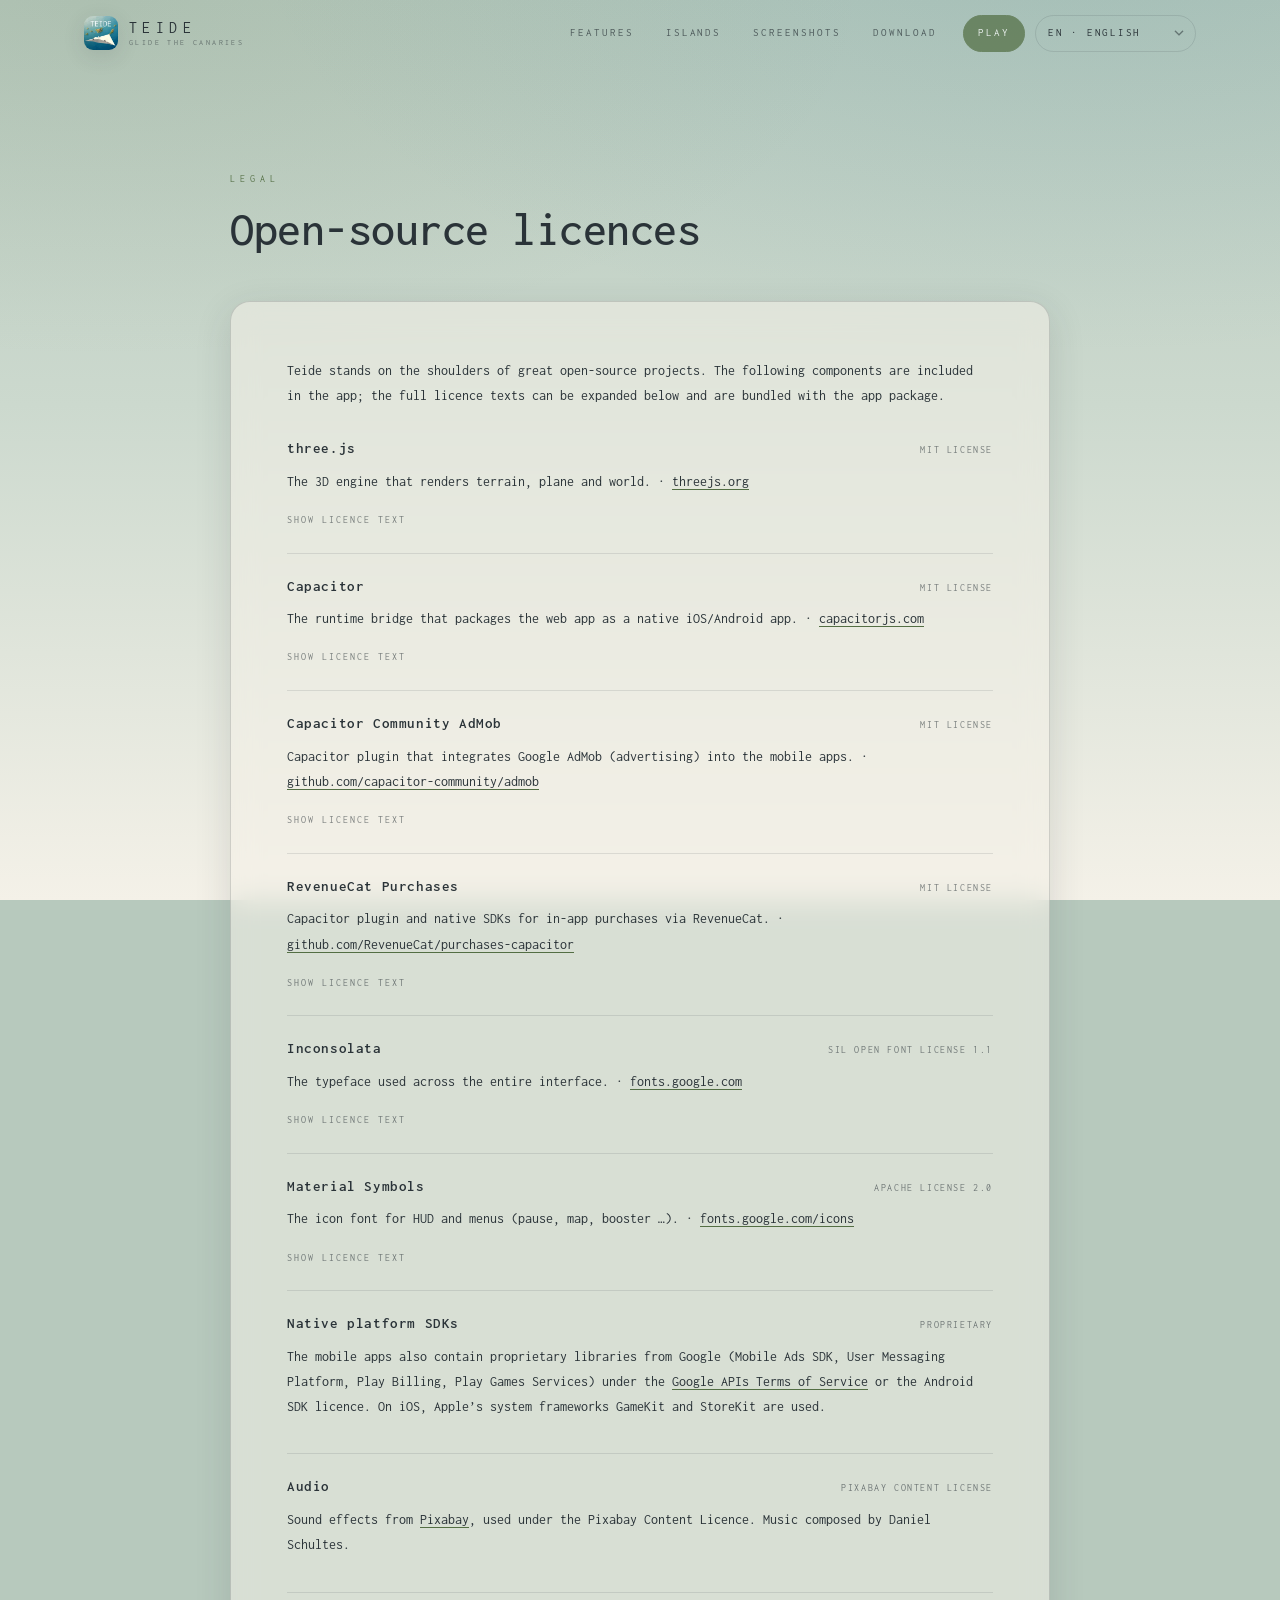
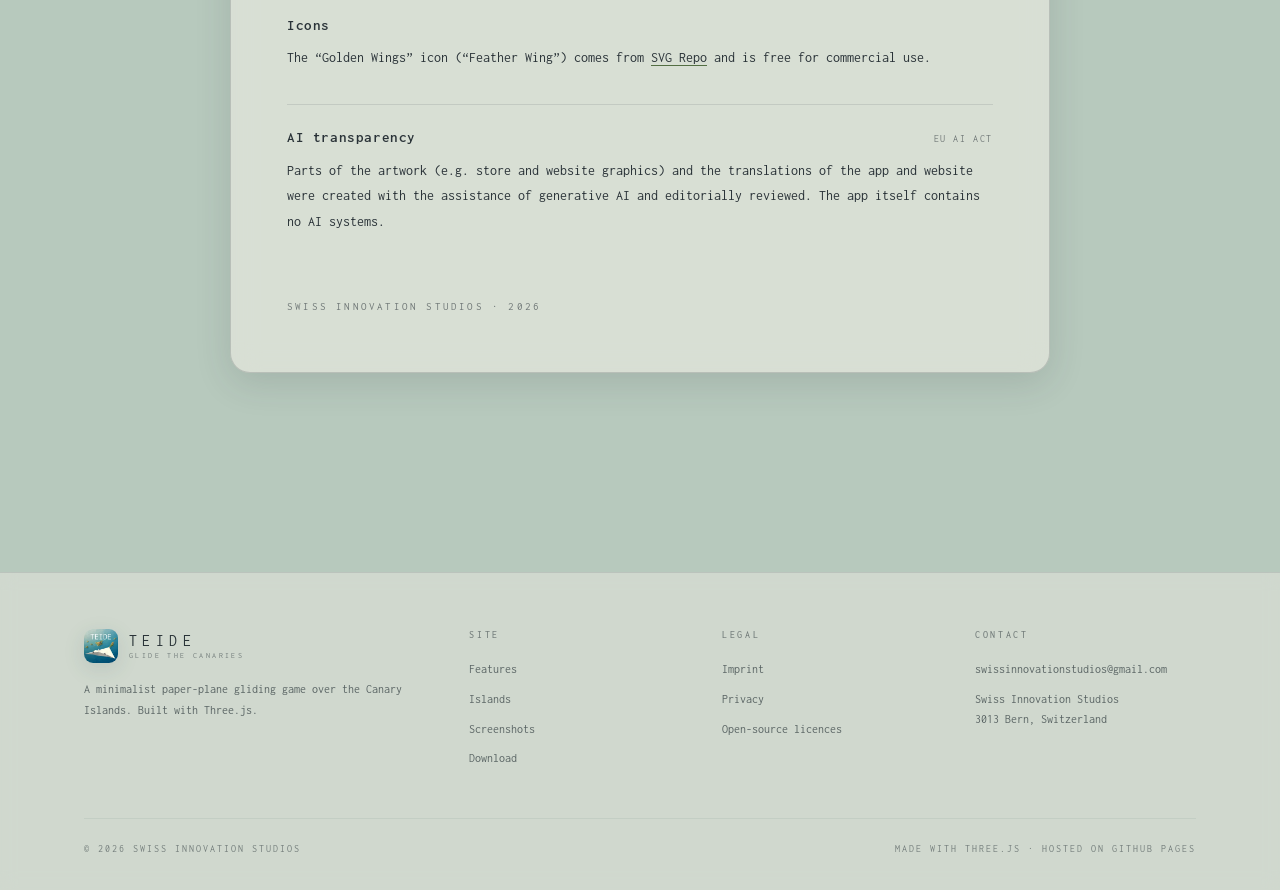
<file: lizenzen.html>
<!DOCTYPE html>
<html lang="de">
<head>
<meta charset="UTF-8">
<meta name="viewport" content="width=device-width, initial-scale=1.0">
<title data-i18n="meta.licenses.title">Open-Source-Lizenzen — Teide</title>
<meta name="description" data-i18n-attr="content:meta.licenses.desc" content="Open-Source-Komponenten und Lizenzen der App Teide: Glide the Canaries.">
<meta name="robots" content="index, follow">
<link rel="canonical" href="https://swissinnovationstudios.github.io/teide/lizenzen.html">
<meta property="og:type" content="website">
<meta property="og:title" data-i18n-attr="content:meta.licenses.title" content="Open-Source-Lizenzen — Teide">
<meta property="og:description" data-i18n-attr="content:meta.licenses.desc" content="Open-Source-Komponenten und Lizenzen der App Teide: Glide the Canaries.">
<meta property="og:image" content="https://swissinnovationstudios.github.io/teide/assets/og-image.jpg">
<meta property="og:url" content="https://swissinnovationstudios.github.io/teide/lizenzen.html">
<meta property="og:locale" content="de_CH">
<meta name="twitter:card" content="summary_large_image">
<link rel="icon" type="image/png" sizes="32x32" href="assets/favicon-32.png">
<link rel="icon" type="image/png" sizes="16x16" href="assets/favicon-16.png">
<link rel="shortcut icon" href="assets/favicon.ico">
<link rel="apple-touch-icon" sizes="180x180" href="assets/apple-touch-icon.png">
<link rel="stylesheet" href="css/styles.css?v=20261028">
</head>
<body>

<header class="nav">
  <div class="wrap">
    <a class="brand" href="index.html" data-i18n-attr="aria-label:aria.brandHome" aria-label="Teide — Startseite">
      <img class="brand-logo" src="assets/app-icon-128.webp" alt="" width="34" height="34">
      <span class="brand-text">
        <span class="brand-name">Teide</span>
        <span class="brand-sub">Glide the Canaries</span>
      </span>
    </a>
    <div class="nav-end">
      <nav class="nav-links" id="primary-nav" data-i18n-attr="aria-label:aria.mainNav" aria-label="Hauptnavigation">
        <a href="index.html#features" data-i18n="nav.features">Features</a>
        <a href="index.html#inseln" data-i18n="nav.islands">Inseln</a>
        <a href="index.html#screenshots" data-i18n="nav.screenshots">Screenshots</a>
        <a href="index.html#download" data-i18n="nav.download">Download</a>
        <a class="btn btn-coral nav-cta" href="https://swissinnovationstudios.github.io/teide-game/" data-i18n="nav.play">Spielen</a>
      </nav>
      <div class="lang-select" data-lang-select>
        <label class="visually-hidden" for="lang-select" data-i18n="aria.langSelect">Sprache wählen</label>
        <select id="lang-select" class="lang-btn">
          <option value="de">DE · Deutsch</option>
          <option value="en">EN · English</option>
          <option value="es">ES · Español</option>
          <option value="fr">FR · Français</option>
          <option value="it">IT · Italiano</option>
          <option value="nl">NL · Nederlands</option>
          <option value="pl">PL · Polski</option>
        </select>
        <span class="material-symbols-outlined lang-caret" aria-hidden="true">expand_more</span>
      </div>
      <button class="nav-toggle" type="button" aria-controls="primary-nav" data-i18n-attr="aria-label:aria.menu" aria-label="Menü" aria-expanded="false">
        <span class="material-symbols-outlined">menu</span>
      </button>
    </div>
  </div>
</header>

<main class="legal">
  <div class="wrap">
    <div class="legal-head">
      <p class="eyebrow" data-i18n="legal.eyebrow">Rechtliches</p>
      <h1 data-i18n="licenses.h1">Open-Source-Lizenzen</h1>
    </div>

    <div class="legal-card">
      <p style="margin-bottom:28px;" data-i18n="licenses.intro">
        Teide steht auf den Schultern grossartiger Open-Source-Projekte. Die folgenden
        Komponenten sind in der App enthalten; die vollständigen Lizenztexte sind unten
        aufklappbar und liegen dem App-Paket bei.
      </p>

      <article class="license-item">
        <div class="license-head">
          <span class="license-name">three.js</span>
          <span class="license-tag">MIT License</span>
        </div>
        <p class="license-summary" data-i18n-html="licenses.three.summary">
          3D-Engine, die Gelände, Flugzeug und Welt rendert. ·
          <a href="https://threejs.org" target="_blank" rel="noopener">threejs.org</a>
        </p>
        <details class="license-details">
          <summary data-i18n="licenses.show">Lizenztext anzeigen</summary>
          <pre class="license-text" data-license="assets/licenses/three-MIT.txt"><span data-i18n="licenses.fallback">Lizenztext wird beim Aufklappen geladen — oder direkt öffnen:</span> <a href="assets/licenses/three-MIT.txt" target="_blank" rel="noopener">three-MIT.txt</a></pre>
        </details>
      </article>

      <article class="license-item">
        <div class="license-head">
          <span class="license-name">Capacitor</span>
          <span class="license-tag">MIT License</span>
        </div>
        <p class="license-summary" data-i18n-html="licenses.capacitor.summary">
          Laufzeit-Bridge, die die Web-App als native iOS-/Android-App verpackt. ·
          <a href="https://capacitorjs.com" target="_blank" rel="noopener">capacitorjs.com</a>
        </p>
        <details class="license-details">
          <summary data-i18n="licenses.show">Lizenztext anzeigen</summary>
          <pre class="license-text" data-license="assets/licenses/capacitor-MIT.txt"><span data-i18n="licenses.fallback">Lizenztext wird beim Aufklappen geladen — oder direkt öffnen:</span> <a href="assets/licenses/capacitor-MIT.txt" target="_blank" rel="noopener">capacitor-MIT.txt</a></pre>
        </details>
      </article>

      <article class="license-item">
        <div class="license-head">
          <span class="license-name">Capacitor Community AdMob</span>
          <span class="license-tag">MIT License</span>
        </div>
        <p class="license-summary" data-i18n-html="licenses.admob.summary">
          Capacitor-Plugin, das Google AdMob (Werbung) in die mobilen Apps einbindet. ·
          <a href="https://github.com/capacitor-community/admob" target="_blank" rel="noopener">github.com/capacitor-community/admob</a>
        </p>
        <details class="license-details">
          <summary data-i18n="licenses.show">Lizenztext anzeigen</summary>
          <pre class="license-text" data-license="assets/licenses/capacitor-community-admob-MIT.txt"><span data-i18n="licenses.fallback">Lizenztext wird beim Aufklappen geladen — oder direkt öffnen:</span> <a href="assets/licenses/capacitor-community-admob-MIT.txt" target="_blank" rel="noopener">capacitor-community-admob-MIT.txt</a></pre>
        </details>
      </article>

      <article class="license-item">
        <div class="license-head">
          <span class="license-name">RevenueCat Purchases</span>
          <span class="license-tag">MIT License</span>
        </div>
        <p class="license-summary" data-i18n-html="licenses.revenuecat.summary">
          Capacitor-Plugin samt nativen SDKs für In-App-Käufe über RevenueCat. ·
          <a href="https://github.com/RevenueCat/purchases-capacitor" target="_blank" rel="noopener">github.com/RevenueCat/purchases-capacitor</a>
        </p>
        <details class="license-details">
          <summary data-i18n="licenses.show">Lizenztext anzeigen</summary>
          <pre class="license-text" data-license="assets/licenses/revenuecat-purchases-capacitor-MIT.txt"><span data-i18n="licenses.fallback">Lizenztext wird beim Aufklappen geladen — oder direkt öffnen:</span> <a href="assets/licenses/revenuecat-purchases-capacitor-MIT.txt" target="_blank" rel="noopener">revenuecat-purchases-capacitor-MIT.txt</a></pre>
        </details>
      </article>

      <article class="license-item">
        <div class="license-head">
          <span class="license-name">Inconsolata</span>
          <span class="license-tag">SIL Open Font License 1.1</span>
        </div>
        <p class="license-summary" data-i18n-html="licenses.inconsolata.summary">
          Die Schriftart der gesamten Oberfläche. ·
          <a href="https://fonts.google.com/specimen/Inconsolata" target="_blank" rel="noopener">fonts.google.com</a>
        </p>
        <details class="license-details">
          <summary data-i18n="licenses.show">Lizenztext anzeigen</summary>
          <pre class="license-text" data-license="assets/licenses/inconsolata-OFL-1.1.txt"><span data-i18n="licenses.fallback">Lizenztext wird beim Aufklappen geladen — oder direkt öffnen:</span> <a href="assets/licenses/inconsolata-OFL-1.1.txt" target="_blank" rel="noopener">inconsolata-OFL-1.1.txt</a></pre>
        </details>
      </article>

      <article class="license-item">
        <div class="license-head">
          <span class="license-name">Material Symbols</span>
          <span class="license-tag">Apache License 2.0</span>
        </div>
        <p class="license-summary" data-i18n-html="licenses.materialsymbols.summary">
          Die Icon-Schrift für HUD und Menüs (Pause, Karte, Booster …). ·
          <a href="https://fonts.google.com/icons" target="_blank" rel="noopener">fonts.google.com/icons</a>
        </p>
        <details class="license-details">
          <summary data-i18n="licenses.show">Lizenztext anzeigen</summary>
          <pre class="license-text" data-license="assets/licenses/material-symbols-Apache-2.0.txt"><span data-i18n="licenses.fallback">Lizenztext wird beim Aufklappen geladen — oder direkt öffnen:</span> <a href="assets/licenses/material-symbols-Apache-2.0.txt" target="_blank" rel="noopener">material-symbols-Apache-2.0.txt</a></pre>
        </details>
      </article>

      <article class="license-item">
        <div class="license-head">
          <span class="license-name" data-i18n="licenses.sdks.title">Native Plattform-SDKs</span>
          <span class="license-tag" data-i18n="licenses.sdks.tag">Proprietär</span>
        </div>
        <p class="license-summary" data-i18n-html="licenses.sdks.summary">
          Die mobilen Apps enthalten ausserdem proprietäre Bibliotheken von Google (Mobile Ads
          SDK, User Messaging Platform, Play Billing, Play Games Services) unter den
          <a href="https://developers.google.com/terms" target="_blank" rel="noopener">Google-APIs-Nutzungsbedingungen</a>
          bzw. der Android-SDK-Lizenz. Unter iOS kommen die Systemframeworks GameKit und StoreKit
          von Apple zum Einsatz.
        </p>
      </article>

      <article class="license-item">
        <div class="license-head">
          <span class="license-name">Audio</span>
          <span class="license-tag">Pixabay Content License</span>
        </div>
        <p class="license-summary" data-i18n-html="licenses.audio.summary">
          Soundeffekte von <a href="https://pixabay.com" target="_blank" rel="noopener">Pixabay</a>, genutzt unter der Pixabay Content License. Musik komponiert von Daniel Schultes.
        </p>
      </article>

      <article class="license-item">
        <div class="license-head">
          <span class="license-name">Icons</span>
        </div>
        <p class="license-summary" data-i18n-html="licenses.icons.summary">
          Das „Goldene Flügel“-Icon („Feather Wing“) stammt von <a href="https://www.svgrepo.com/svg/499156/feather-wing" target="_blank" rel="noopener">SVG Repo</a> und ist frei kommerziell nutzbar.
        </p>
      </article>

      <article class="license-item">
        <div class="license-head">
          <span class="license-name" data-i18n="licenses.ai.title">KI-Transparenz</span>
          <span class="license-tag">EU AI Act</span>
        </div>
        <p class="license-summary" data-i18n="licenses.ai.summary">
          Teile des Artworks (z. B. Store- und Website-Grafiken) sowie die Übersetzungen von
          App und Website wurden mit Unterstützung generativer KI erstellt und redaktionell
          geprüft. Die App selbst enthält keine KI-Systeme.
        </p>
      </article>

      <div class="legal-stamp">Swiss Innovation Studios · <span data-year>2026</span></div>
    </div>
  </div>
</main>

<footer class="footer">
  <div class="wrap">
    <div class="footer-grid">
      <div class="footer-brand">
        <a class="brand" href="index.html" data-i18n-attr="aria-label:aria.brandHome" aria-label="Teide — Startseite">
          <img class="brand-logo" src="assets/app-icon-128.webp" alt="" width="34" height="34">
          <span class="brand-text">
            <span class="brand-name">Teide</span>
            <span class="brand-sub">Glide the Canaries</span>
          </span>
        </a>
        <p data-i18n="footer.tagline">Minimalistisches Papierflieger-Gleitspiel über den Kanarischen Inseln. Gebaut mit Three.js.</p>
      </div>
      <nav class="footer-col" data-i18n-attr="aria-label:footer.colSite" aria-label="Seite">
        <h3 data-i18n="footer.colSite">Seite</h3>
        <a href="index.html#features" data-i18n="nav.features">Features</a>
        <a href="index.html#inseln" data-i18n="nav.islands">Inseln</a>
        <a href="index.html#screenshots" data-i18n="nav.screenshots">Screenshots</a>
        <a href="index.html#download" data-i18n="nav.download">Download</a>
      </nav>
      <nav class="footer-col" data-i18n-attr="aria-label:footer.colLegal" aria-label="Rechtliches">
        <h3 data-i18n="footer.colLegal">Rechtliches</h3>
        <a href="impressum.html" data-i18n="footer.imprint">Impressum</a>
        <a href="datenschutz.html" data-i18n="footer.privacy">Datenschutz</a>
        <a href="lizenzen.html" data-i18n="footer.licenses">Open-Source-Lizenzen</a>
      </nav>
      <div class="footer-col">
        <h3 data-i18n="footer.colContact">Kontakt</h3>
        <a href="mailto:swissinnovationstudios@gmail.com">swissinnovationstudios@gmail.com</a>
        <p>Swiss Innovation Studios<br>3013 Bern, <span data-i18n="legal.country">Schweiz</span></p>
      </div>
    </div>
    <div class="footer-bottom">
      <span>© <span data-year>2026</span> Swiss Innovation Studios</span>
      <span>Made with Three.js · Hosted on GitHub Pages</span>
    </div>
  </div>
</footer>

<script src="js/i18n.js?v=20261028"></script>
<script src="js/main.js?v=20261028"></script>
</body>
</html>
</file>
<file: css/styles.css>
/* =============================================================================
   Teide — Marketing site design system.
   Mirrors the in-game language: Inconsolata, frosted-glass cards, uppercase
   tracked eyebrows, thin borders. Palette derived from the real key-art:
   sage #b7c9bd (light/base), meadow green #536e43 (accent), ocean teal,
   ink #2A3338, paper #F4F1E8. No build step — plain CSS.
   ========================================================================== */

/* ---- Fonts (self-hosted, mirrors src/style.css) -------------------------- */
@font-face {
  font-family: 'Inconsolata';
  font-style: normal;
  font-weight: 300 600;
  font-stretch: 100%;
  font-display: swap;
  src: url('../fonts/inconsolata-latin.woff2') format('woff2');
  unicode-range: U+0000-00FF, U+0131, U+0152-0153, U+02BB-02BC, U+02C6, U+02DA, U+02DC, U+0304, U+0308, U+0329, U+2000-206F, U+20AC, U+2122, U+2191, U+2193, U+2212, U+2215, U+FEFF, U+FFFD;
}
@font-face {
  font-family: 'Inconsolata';
  font-style: normal;
  font-weight: 300 600;
  font-stretch: 100%;
  font-display: swap;
  src: url('../fonts/inconsolata-latin-ext.woff2') format('woff2');
  unicode-range: U+0100-02BA, U+02BD-02C5, U+02C7-02CC, U+02CE-02D7, U+02DD-02FF, U+0304, U+0308, U+0329, U+1D00-1DBF, U+1E00-1E9F, U+1EF2-1EFF, U+2020, U+20A0-20AB, U+20AD-20C0, U+2113, U+2C60-2C7F, U+A720-A7FF;
}
@font-face {
  font-family: 'Material Symbols Outlined';
  font-style: normal;
  font-weight: 400;
  font-display: block;
  /* SUBSET — only these ligatures exist (regenerate when adding an icon, see
     website/README.md): air build expand_more explore flight_land flight_takeoff
     landscape menu palette phone_iphone play_arrow public rocket_launch wifi_off
     person_off emoji_events workspace_premium gamepad school smart_display */
  src: url('../fonts/material-symbols-subset.woff2') format('woff2');
}

/* ---- Tokens -------------------------------------------------------------- */
:root {
  --sky:        #b7c9bd;   /* sage — the light base tone */
  --sky-deep:   #a3b8ac;
  --paper:      #F4F1E8;
  --ink:        #2A3338;
  --ink-2:      #1d262b;

  --green:      #536e43;   /* meadow green — primary accent */
  --green-2:    #44592f;   /* darker, for hover */
  --sage-2:     #7a9466;
  --teal:       #2e7d96;   /* ocean accent (from the key-art) */
  --teal-deep:  #234e63;
  --ocean:      #a3bfc8;   /* archipelago map: shallow water (sage-tinted teal) */
  --ocean-deep: #86a9b5;   /* …and the open-sea edge of the gradient */

  --ink-08: rgba(42, 51, 56, 0.08);
  --ink-12: rgba(42, 51, 56, 0.12);
  --ink-18: rgba(42, 51, 56, 0.18);
  --ink-45: rgba(42, 51, 56, 0.45);
  --ink-70: rgba(42, 51, 56, 0.70);

  --green-08: rgba(83, 110, 67, 0.08);
  --green-12: rgba(83, 110, 67, 0.12);
  --green-30: rgba(83, 110, 67, 0.30);

  --glass:        rgba(244, 241, 232, 0.32);
  --glass-strong: rgba(244, 241, 232, 0.55);
  --glass-border: rgba(244, 241, 232, 0.55);

  --shadow-sm: 0 6px 22px rgba(42, 51, 56, 0.12);
  --shadow-md: 0 10px 36px rgba(42, 51, 56, 0.14);
  --shadow-lg: 0 26px 60px rgba(42, 51, 56, 0.22);

  --maxw: 1160px;
  --radius: 20px;
  --nav-h: 68px;

  --ease: cubic-bezier(0.22, 0.61, 0.36, 1);
  --font: 'Inconsolata', ui-monospace, 'SFMono-Regular', Menlo, monospace;
}

/* ---- Reset / base -------------------------------------------------------- */
* { margin: 0; padding: 0; box-sizing: border-box; }

html { scroll-behavior: smooth; scroll-padding-top: calc(var(--nav-h) + 16px); }

body {
  font-family: var(--font);
  color: var(--ink);
  background: var(--sky);
  line-height: 1.65;
  -webkit-font-smoothing: antialiased;
  text-rendering: optimizeLegibility;
  overflow-x: hidden;
}

/* Soft sage→paper backdrop with a faint ocean-teal glow — echoes the cool
   key-art palette without fighting the hero image. Static on purpose: an
   animated fixed full-screen gradient repaints every frame on mobile. */
body::before {
  content: '';
  position: fixed;
  inset: 0;
  z-index: -2;
  background:
    radial-gradient(120% 90% at 85% -10%, rgba(46, 125, 150, 0.14), rgba(46, 125, 150, 0) 55%),
    radial-gradient(120% 80% at 8% 0%,   rgba(83, 110, 67, 0.10), rgba(83, 110, 67, 0) 50%),
    linear-gradient(180deg, var(--sky) 0%, #ccd9ce 45%, var(--paper) 100%);
}

img { max-width: 100%; display: block; }
a { color: inherit; text-decoration: none; }

::selection { background: rgba(83, 110, 67, 0.26); }

:focus-visible {
  outline: 2px solid var(--green);
  outline-offset: 3px;
  border-radius: 4px;
}

.material-symbols-outlined {
  font-family: 'Material Symbols Outlined';
  font-weight: normal;
  font-style: normal;
  line-height: 1;
  display: inline-block;
  white-space: nowrap;
  direction: ltr;
  font-feature-settings: 'liga';
  -webkit-font-feature-settings: 'liga';
  text-transform: none;
  letter-spacing: 0;
  -webkit-font-smoothing: antialiased;
}

/* ---- Layout helpers ------------------------------------------------------ */
.wrap { width: 100%; max-width: var(--maxw); margin: 0 auto; padding: 0 24px; }

.eyebrow {
  display: inline-block;
  font-size: 10px;
  letter-spacing: 0.5em;
  text-transform: uppercase;
  opacity: 0.6;
  margin-bottom: 14px;
}
.eyebrow.accent { color: var(--green); opacity: 0.95; }

.section { padding: clamp(64px, 10vw, 130px) 0; position: relative; }
.section-tight { padding-top: clamp(24px, 4vw, 48px); }
.section-head { max-width: 640px; margin-bottom: clamp(36px, 5vw, 56px); }
.section-head.center { margin-left: auto; margin-right: auto; text-align: center; }

h1, h2, h3 { font-weight: 500; line-height: 1.15; }

.section-title {
  font-size: clamp(26px, 4vw, 42px);
  letter-spacing: 0.02em;
  font-weight: 500;
}
.section-sub {
  margin-top: 16px;
  font-size: clamp(14px, 1.4vw, 16px);
  color: var(--ink-70);
  line-height: 1.75;
}

/* =============================================================================
   Buttons
   ========================================================================== */
.btn {
  display: inline-flex;
  align-items: center;
  justify-content: center;
  gap: 10px;
  padding: 14px 26px;
  font-family: inherit;
  font-size: 12px;
  letter-spacing: 0.22em;
  text-transform: uppercase;
  border: 1px solid var(--ink);
  border-radius: 999px;
  background: transparent;
  color: var(--ink);
  cursor: pointer;
  transition: transform 0.18s var(--ease), background 0.2s, color 0.2s, box-shadow 0.25s, border-color 0.2s;
}
.btn .material-symbols-outlined { font-size: 19px; }
.btn:hover { transform: translateY(-2px); box-shadow: var(--shadow-sm); }
.btn:active { transform: translateY(0); }

/* Accent button (meadow green). Class name kept as .btn-coral so existing
   markup needn't change — it is the green accent CTA throughout. */
.btn-coral { background: var(--green); border-color: var(--green); color: #fff; }
.btn-coral:hover { background: var(--green-2); border-color: var(--green-2); box-shadow: 0 12px 30px rgba(83, 110, 67, 0.4); }

.btn-ghost { background: var(--glass); border-color: var(--glass-border); }
.btn-ghost:hover { background: var(--glass-strong); }

/* White button for use on the green CTA band */
.btn-light { background: #fff; border-color: #fff; color: var(--ink); }
.btn-light:hover { background: #fff; box-shadow: var(--shadow-md); }

/* Store badges — "icon + two-line label". */
.store-badges { display: flex; flex-wrap: wrap; gap: 14px; }
.store-badge {
  display: inline-flex;
  align-items: center;
  gap: 12px;
  padding: 11px 20px 11px 16px;
  background: var(--ink);
  color: var(--paper);
  border: 1px solid var(--ink);
  border-radius: 14px;
  transition: transform 0.18s var(--ease), box-shadow 0.25s, opacity 0.2s;
}
.store-badge:hover { transform: translateY(-3px); box-shadow: var(--shadow-md); }
.store-badge .material-symbols-outlined { font-size: 28px; opacity: 0.95; }
.store-badge-text { display: flex; flex-direction: column; line-height: 1.2; text-align: left; }
.store-badge-text small { font-size: 8.5px; letter-spacing: 0.32em; text-transform: uppercase; opacity: 0.7; }
.store-badge-text span { font-size: 15px; letter-spacing: 0.08em; }

/* =============================================================================
   Top navigation — sticky frosted bar (echoes the in-game HUD chips)
   ========================================================================== */
.nav {
  position: fixed;
  top: 0; left: 0; right: 0;
  height: var(--nav-h);
  z-index: 50;
  display: flex;
  align-items: center;
  transition: background 0.3s, box-shadow 0.3s, border-color 0.3s, backdrop-filter 0.3s;
  border-bottom: 1px solid transparent;
}
.nav.scrolled {
  background: rgba(183, 201, 189, 0.78);
  backdrop-filter: blur(16px) saturate(1.05);
  -webkit-backdrop-filter: blur(16px) saturate(1.05);
  border-bottom-color: var(--ink-12);
  box-shadow: 0 4px 24px rgba(42, 51, 56, 0.07);
}
.nav .wrap { display: flex; align-items: center; justify-content: space-between; }
.brand { display: inline-flex; align-items: center; gap: 11px; }
.brand-logo {
  width: 34px; height: 34px;
  border-radius: 9px;
  box-shadow: var(--shadow-sm);
}
.brand-text { display: flex; flex-direction: column; line-height: 1; }
.brand-name { font-size: 16px; letter-spacing: 0.34em; text-transform: uppercase; }
.brand-sub { font-size: 8px; letter-spacing: 0.3em; text-transform: uppercase; opacity: 0.55; margin-top: 3px; }

.nav-links { display: flex; align-items: center; gap: 4px; }
.nav-links a {
  font-size: 11px;
  letter-spacing: 0.18em;
  text-transform: uppercase;
  padding: 8px 14px;
  opacity: 0.72;
  border-radius: 999px;
  transition: opacity 0.2s, background 0.2s;
}
.nav-links a:hover { opacity: 1; background: var(--ink-08); }
.nav-cta { margin-left: 8px; padding: 10px 20px; }

.nav-toggle {
  display: none;
  background: transparent;
  border: 0;
  color: var(--ink);
  cursor: pointer;
  padding: 6px;
}
.nav-toggle .material-symbols-outlined { font-size: 28px; }

/* ---- Header right cluster + language selector ------------------------- */
.nav-end { display: flex; align-items: center; gap: 10px; }
/* Native <select> (keyboard, screen reader and mobile pickers for free),
   dressed as the chip pill; the caret is decorative and sits over the control. */
.lang-select { position: relative; display: inline-flex; align-items: center; }
.lang-btn {
  appearance: none; -webkit-appearance: none;
  font: inherit; font-size: 11px; letter-spacing: 0.16em; text-transform: uppercase;
  color: var(--ink); background: transparent;
  border: 1px solid var(--ink-12); border-radius: 999px;
  padding: 8px 30px 8px 12px; cursor: pointer;
  transition: background 0.2s, border-color 0.2s;
}
.lang-btn:hover { background: var(--ink-08); border-color: var(--ink-18); }
.lang-btn option { font-weight: 400; letter-spacing: 0; text-transform: none; color: var(--ink); background: var(--paper); }
.lang-caret { position: absolute; right: 8px; font-size: 18px; opacity: 0.55; pointer-events: none; }
.visually-hidden {
  position: absolute; width: 1px; height: 1px; margin: -1px; padding: 0;
  overflow: hidden; clip: rect(0 0 0 0); white-space: nowrap; border: 0;
}

/* =============================================================================
   Hero
   ========================================================================== */
.hero {
  position: relative;
  min-height: 100svh;
  display: flex;
  align-items: center;
  padding-top: calc(var(--nav-h) + 40px);
  padding-bottom: 60px;
  overflow: hidden;
}
.hero .wrap {
  display: grid;
  grid-template-columns: 1.02fr 1fr;
  gap: clamp(32px, 5vw, 72px);
  align-items: center;
}

.hero-eyebrow {
  display: inline-flex;
  align-items: center;
  gap: 12px;
  font-size: 11px;
  letter-spacing: 0.62em;
  text-transform: uppercase;
  opacity: 0.7;
  margin-bottom: 22px;
}
.hero-eyebrow::before {
  content: '';
  width: 34px; height: 1px;
  background: var(--ink);
  opacity: 0.5;
}
.hero h1 {
  font-size: clamp(40px, 8vw, 86px);
  line-height: 0.98;
  letter-spacing: -0.01em;
  font-weight: 500;
}
.hero h1 .tint { color: var(--green); }
.hero-hook {
  margin-top: 22px;
  max-width: 28em;
  font-size: clamp(15px, 1.7vw, 19px);
  line-height: 1.5;
  font-weight: 500;
}
.hero-hook .tint { color: var(--green); }
.hero-lead {
  margin-top: 24px;
  max-width: 30em;
  font-size: clamp(15px, 1.6vw, 18px);
  color: var(--ink-70);
  line-height: 1.8;
}
.hero-actions { margin-top: 34px; display: flex; flex-wrap: wrap; gap: 14px; align-items: center; }
.hero-meta {
  margin-top: 26px;
  display: flex;
  flex-wrap: wrap;
  gap: 8px 22px;
  font-size: 11px;
  letter-spacing: 0.12em;
  text-transform: uppercase;
  opacity: 0.6;
}
.hero-meta span { display: inline-flex; align-items: center; gap: 7px; }
.hero-meta .material-symbols-outlined { font-size: 16px; }

/* Scroll cue */
.scroll-cue {
  position: absolute;
  left: 50%;
  bottom: 22px;
  transform: translateX(-50%);
  display: flex;
  flex-direction: column;
  align-items: center;
  gap: 6px;
  font-size: 9px;
  letter-spacing: 0.3em;
  text-transform: uppercase;
  opacity: 0.5;
}
.scroll-cue .material-symbols-outlined { font-size: 20px; animation: bob 1.8s ease-in-out infinite; }
@keyframes bob { 0%,100% { transform: translateY(0); } 50% { transform: translateY(5px); } }

/* ---- Hero illustration (real low-poly key-art + a gliding paper plane) --- */
.hero-art { position: relative; }
.hero-stage {
  position: relative;
  width: 100%;
  aspect-ratio: 16 / 9;
  filter: drop-shadow(0 30px 50px rgba(42, 51, 56, 0.22));
}
.hero-scene {
  width: 100%;
  height: 100%;
  object-fit: cover;
  border-radius: 22px;
  display: block;
  box-shadow: inset 0 0 0 1px rgba(42, 51, 56, 0.10);
}
/* The paper plane floats over the archipelago in an endless glide. */
.hero-plane {
  position: absolute;
  top: 16%;
  left: 22%;
  width: 44%;
  height: auto;
  pointer-events: none;
  filter: drop-shadow(0 14px 16px rgba(42, 51, 56, 0.30));
  animation: heroGlide 9s ease-in-out infinite;
  will-change: transform;
}
@keyframes heroGlide {
  0%   { transform: translate(-9%, 11%) rotate(-3deg); }
  50%  { transform: translate(11%, -9%) rotate(2deg); }
  100% { transform: translate(-9%, 11%) rotate(-3deg); }
}

/* Decorative drifting plane in the CTA band (kept as an inline SVG there). */
.cta-plane {
  position: absolute;
  top: 14%; right: -4%;
  width: 130px;
  opacity: 0.5;
  animation: ctaGlide 12s ease-in-out infinite;
}
@keyframes ctaGlide { 0%,100% { transform: translate(0,0) rotate(-8deg);} 50% { transform: translate(-26px,16px) rotate(-3deg);} }

/* =============================================================================
   Generic frosted card
   ========================================================================== */
.card {
  background: var(--glass);
  backdrop-filter: blur(14px) saturate(1.05);
  -webkit-backdrop-filter: blur(14px) saturate(1.05);
  border: 1px solid var(--glass-border);
  border-radius: var(--radius);
  box-shadow: var(--shadow-sm);
  padding: 26px 24px;
  transition: transform 0.25s var(--ease), box-shadow 0.3s, border-color 0.3s, background 0.3s;
}
.card:hover {
  transform: translateY(-6px);
  box-shadow: var(--shadow-md);
  background: rgba(244, 241, 232, 0.46);
}

/* =============================================================================
   Features grid
   ========================================================================== */
.feature-grid {
  display: grid;
  grid-template-columns: repeat(4, 1fr);
  gap: 16px;
}
.feature {
  display: flex;
  flex-direction: column;
  gap: 12px;
}
.feature-icon {
  width: 50px; height: 50px;
  display: inline-flex;
  align-items: center;
  justify-content: center;
  border-radius: 14px;
  background: rgba(42, 51, 56, 0.06);
  border: 1px solid var(--ink-12);
  color: var(--ink);
}
.feature-icon .material-symbols-outlined { font-size: 26px; }
.feature h3 {
  font-size: 13px;
  letter-spacing: 0.16em;
  text-transform: uppercase;
}
.feature p { font-size: 13px; color: var(--ink-70); line-height: 1.7; }
/* Green accent on every 4th tile to break the grid rhythm */
.feature.accent .feature-icon { background: var(--green-12); border-color: var(--green-30); color: var(--green); }

/* =============================================================================
   Archipelago map — inline SVG from the game's heightmap (tools/build-map.mjs)
   ========================================================================== */
.map-outer { position: relative; }
.map-wrap {
  position: relative;
  border-radius: 28px;
  overflow: hidden;
  padding: clamp(12px, 2.5vw, 28px);
  background:
    radial-gradient(90% 120% at 50% 110%, rgba(244, 241, 232, 0.18), rgba(244, 241, 232, 0) 60%),
    linear-gradient(180deg, var(--ocean) 0%, var(--ocean-deep) 100%);
  border: 1px solid var(--glass-border);
  box-shadow: var(--shadow-lg);
}
.map-svg { width: 100%; height: auto; display: block; overflow: visible; }
.island { cursor: pointer; outline: none; }
.island path {
  fill: var(--green);
  stroke: var(--sage-2);
  stroke-width: 1.5;
  transition: fill 0.25s, filter 0.3s;
}
.island:hover path, .island:focus-visible path, .island.is-hover path {
  fill: var(--green-2);
  filter: drop-shadow(0 8px 10px rgba(42, 51, 56, 0.35));
}
.airport { cursor: pointer; outline: none; }
.airport-halo { fill: rgba(244, 241, 232, 0); transition: fill 0.25s; }
.airport:hover .airport-halo, .airport:focus-visible .airport-halo, .airport.is-hover .airport-halo { fill: rgba(244, 241, 232, 0.28); }
.airport-ring { fill: rgba(244, 241, 232, 0.92); stroke: var(--ink); stroke-width: 2; transition: stroke 0.25s; }
.airport-dot { fill: var(--ink); }
.airport.is-current .airport-ring { stroke: var(--green); stroke-width: 3; }
.airport.is-current .airport-halo { fill: rgba(83, 110, 67, 0.22); animation: airportPulse 2.2s ease-in-out infinite; }
@keyframes airportPulse { 0%, 100% { opacity: 0.35; } 50% { opacity: 1; } }
.map-trail {
  stroke: var(--paper);
  stroke-width: 3;
  stroke-linecap: round;
  opacity: 0;
  transition: opacity 0.9s;
}
.map-trail.is-live { opacity: 0.9; transition: none; }
.map-plane-body {
  fill: var(--paper);
  stroke: var(--ink);
  stroke-width: 2;
  stroke-linejoin: round;
  filter: drop-shadow(0 10px 8px rgba(42, 51, 56, 0.35));
}
.map-plane-fold { stroke: var(--ink); stroke-width: 1.5; }
.map-tip {
  position: absolute;
  z-index: 2;
  pointer-events: none;
  transform: translate(-50%, calc(-100% - 14px));
  display: flex;
  flex-direction: column;
  align-items: center;
  gap: 2px;
  padding: 9px 14px;
  background: rgba(244, 241, 232, 0.92);
  border: 1px solid var(--glass-border);
  border-radius: 14px;
  box-shadow: 0 3px 10px rgba(42, 51, 56, 0.2);
  white-space: nowrap;
  transition: opacity 0.15s;
}
.map-tip.is-below { transform: translate(-50%, 14px); }
.map-tip[hidden] { display: none; }
.map-tip-name { font-size: 12.5px; letter-spacing: 0.18em; text-transform: uppercase; }
.map-tip-sub { font-size: 11px; color: var(--ink-70); }
.map-tip-here { display: none; font-size: 9px; letter-spacing: 0.22em; text-transform: uppercase; color: var(--green); margin-top: 2px; }
.map-tip.is-here .map-tip-here { display: block; }

/* =============================================================================
   Trailer + screenshots — landscape phone mockups (game is landscape-only)
   ========================================================================== */
.trailer {
  display: flex;
  flex-direction: column;
  align-items: center;
  gap: 18px;
  margin-bottom: clamp(36px, 5vw, 56px);
}
.trailer-frame {
  width: 100%;
  max-width: 520px;
  aspect-ratio: 1 / 1;
  border-radius: 28px;
  overflow: hidden;
  background: var(--ink);
  box-shadow: var(--shadow-lg);
}
.trailer-video { width: 100%; height: 100%; object-fit: cover; display: block; }
#trailer .trailer { margin-bottom: 0; }
.trailer-meta { display: flex; flex-direction: column; align-items: center; gap: 10px; text-align: center; }
.trailer-note { font-size: 10px; letter-spacing: 0.14em; text-transform: uppercase; color: var(--ink-70); }

.shots {
  display: grid;
  grid-template-columns: repeat(2, 1fr);
  gap: 26px;
}
.phone {
  position: relative;
  aspect-ratio: 19.5 / 9;
  border-radius: 30px;
  padding: 9px;
  background: linear-gradient(150deg, #2f393f, #161c20);
  box-shadow: var(--shadow-lg);
  transition: transform 0.3s var(--ease);
}
.phone:hover { transform: translateY(-8px) rotate(-0.4deg); }
.phone-screen {
  position: relative;
  width: 100%; height: 100%;
  border-radius: 22px;
  overflow: hidden;
  background:
    radial-gradient(ellipse at 50% 30%, rgba(244,241,232,0.5), rgba(183,201,189,0.7)),
    var(--sky);
  display: flex;
  align-items: center;
  justify-content: center;
}
.phone-screen img { width: 100%; height: 100%; object-fit: cover; }
/* Notch / camera island */
.phone::after {
  content: '';
  position: absolute;
  top: 50%; left: 13px;
  transform: translateY(-50%);
  width: 5px; height: 46px;
  border-radius: 999px;
  background: rgba(244, 241, 232, 0.18);
}

/* =============================================================================
   Download CTA band
   ========================================================================== */
.cta {
  position: relative;
  overflow: hidden;
  border-radius: 28px;
  padding: clamp(40px, 6vw, 72px);
  text-align: center;
  color: #fff;
  background:
    radial-gradient(120% 140% at 20% -20%, rgba(255,255,255,0.20), rgba(255,255,255,0) 50%),
    linear-gradient(135deg, var(--green) 0%, #41614a 55%, var(--teal) 135%);
  box-shadow: var(--shadow-lg);
}
.cta h2 { font-size: clamp(28px, 4.6vw, 50px); letter-spacing: -0.01em; }
.cta p { margin: 16px auto 30px; max-width: 38em; opacity: 0.92; font-size: clamp(14px,1.4vw,16px); }
.cta .store-badges { justify-content: center; }
.cta .store-badge { background: #fff; color: var(--ink); border-color: #fff; }

/* =============================================================================
   Footer
   ========================================================================== */
.footer {
  margin-top: clamp(60px, 9vw, 110px);
  padding: 56px 0 32px;
  border-top: 1px solid var(--ink-12);
  background: rgba(244, 241, 232, 0.4);
  backdrop-filter: blur(8px);
}
.footer-grid {
  display: grid;
  grid-template-columns: 1.6fr 1fr 1fr 1fr;
  gap: 32px;
}
.footer-brand .brand { margin-bottom: 16px; }
.footer-brand p { font-size: 12px; color: var(--ink-70); max-width: 28em; line-height: 1.7; }
.footer-col h3 {
  font-size: 10px;
  letter-spacing: 0.26em;
  text-transform: uppercase;
  opacity: 0.55;
  margin-bottom: 14px;
  font-weight: 500;
}
.footer-col a, .footer-col p {
  display: block;
  font-size: 12px;
  color: var(--ink-70);
  padding: 5px 0;
  transition: color 0.2s, opacity 0.2s;
}
.footer-col a:hover { color: var(--ink); }
.footer-bottom {
  margin-top: 44px;
  padding-top: 22px;
  border-top: 1px solid var(--ink-12);
  display: flex;
  flex-wrap: wrap;
  gap: 12px;
  justify-content: space-between;
  align-items: center;
  font-size: 10px;
  letter-spacing: 0.2em;
  text-transform: uppercase;
  opacity: 0.55;
}

/* =============================================================================
   Legal pages (Impressum / Datenschutz / Lizenzen)
   ========================================================================== */
.legal {
  padding-top: calc(var(--nav-h) + clamp(48px, 8vw, 96px));
  padding-bottom: clamp(40px, 7vw, 90px);
}
.legal-head { max-width: 820px; margin: 0 auto clamp(28px, 4vw, 44px); }
.legal-head h1 {
  font-size: clamp(30px, 5vw, 48px);
  letter-spacing: -0.01em;
}
.legal-head .eyebrow { color: var(--green); opacity: 0.95; }
.legal-updated {
  margin-top: 14px;
  font-size: 11px;
  letter-spacing: 0.14em;
  text-transform: uppercase;
  opacity: 0.55;
}
.legal-card {
  max-width: 820px;
  margin: 0 auto;
  background: rgba(244, 241, 232, 0.55);
  backdrop-filter: blur(14px) saturate(1.05);
  -webkit-backdrop-filter: blur(14px) saturate(1.05);
  border: 1px solid var(--ink-18);
  border-radius: var(--radius);
  box-shadow: var(--shadow-md);
  padding: clamp(28px, 5vw, 56px);
}
.legal-card h2 {
  font-size: 13px;
  letter-spacing: 0.22em;
  text-transform: uppercase;
  margin: 38px 0 14px;
  padding-top: 22px;
  border-top: 1px solid var(--ink-12);
  opacity: 0.85;
}
.legal-card h2:first-of-type { margin-top: 0; padding-top: 0; border-top: 0; }
.legal-card h3 {
  font-size: 12px;
  letter-spacing: 0.12em;
  text-transform: uppercase;
  margin: 22px 0 8px;
  opacity: 0.8;
}
.legal-card p { font-size: 14px; line-height: 1.8; color: var(--ink); margin-bottom: 14px; }
.legal-card ul { margin: 0 0 16px 1.1em; }
.legal-card li { font-size: 14px; line-height: 1.8; margin-bottom: 6px; }
.legal-card a {
  color: var(--ink);
  border-bottom: 1px solid var(--green);
  transition: opacity 0.2s;
}
.legal-card a:hover { opacity: 0.65; }
.legal-card strong { font-weight: 600; }
.legal-label {
  font-size: 10px;
  letter-spacing: 0.25em;
  text-transform: uppercase;
  opacity: 0.55;
  margin-bottom: 6px;
}
.legal-block { margin-bottom: 26px; }
.legal-block address { font-style: normal; line-height: 1.8; font-size: 14px; }

/* Stamp line at the foot of every legal card (year filled by main.js). */
.legal-stamp {
  margin-top: 30px;
  opacity: 0.6;
  font-size: 11px;
  letter-spacing: 0.2em;
  text-transform: uppercase;
}

/* Lizenzen list (mirrors in-app licenses screen) */
.license-item { padding: 20px 0; border-top: 1px solid var(--ink-12); }
.license-item:first-of-type { border-top: 0; padding-top: 0; }
.license-head { display: flex; align-items: baseline; justify-content: space-between; gap: 12px; flex-wrap: wrap; }
.license-name { font-weight: 600; font-size: 15px; letter-spacing: 0.04em; }
.license-tag { font-size: 10px; letter-spacing: 0.16em; text-transform: uppercase; opacity: 0.6; }
.license-summary { color: var(--ink-70); font-size: 13px; margin: 8px 0 0; }
.license-details { margin-top: 10px; }
.license-details summary {
  font-size: 10px;
  letter-spacing: 0.2em;
  text-transform: uppercase;
  opacity: 0.6;
  cursor: pointer;
  list-style: none;
  padding: 4px 0;
}
.license-details summary::-webkit-details-marker { display: none; }
.license-details summary:hover { opacity: 1; }
.license-text {
  font-family: inherit;
  font-size: 11px;
  line-height: 1.6;
  white-space: pre-wrap;
  word-break: break-word;
  opacity: 0.8;
  max-height: 280px;
  overflow-y: auto;
  padding: 14px 16px;
  margin-top: 8px;
  border: 1px solid var(--ink-12);
  border-radius: 10px;
  background: rgba(244, 241, 232, 0.5);
}

/* =============================================================================
   Scroll-reveal
   ========================================================================== */
.reveal {
  opacity: 0;
  transform: translateY(26px);
  transition: opacity 0.7s var(--ease), transform 0.7s var(--ease);
  will-change: opacity, transform;
}
.reveal.is-visible { opacity: 1; transform: none; }
.reveal[data-delay="1"] { transition-delay: 0.08s; }
.reveal[data-delay="2"] { transition-delay: 0.16s; }
.reveal[data-delay="3"] { transition-delay: 0.24s; }
.reveal[data-delay="4"] { transition-delay: 0.32s; }
.reveal[data-delay="5"] { transition-delay: 0.40s; }
.reveal[data-delay="6"] { transition-delay: 0.48s; }
.reveal[data-delay="7"] { transition-delay: 0.56s; }

/* =============================================================================
   Responsive
   ========================================================================== */
@media (max-width: 980px) {
  .feature-grid { grid-template-columns: repeat(2, 1fr); }
  .footer-grid { grid-template-columns: 1fr 1fr; }
  .hero .wrap { grid-template-columns: 1fr; }
  .hero-art { order: -1; max-width: 520px; margin: 0 auto; width: 100%; }
  .hero { min-height: auto; padding-top: calc(var(--nav-h) + 56px); }
  .scroll-cue { display: none; }
}
@media (max-width: 720px) {
  .nav-links { display: none; }
  .nav-toggle { display: inline-flex; }
  .nav.menu-open .nav-links {
    display: flex;
    position: absolute;
    top: var(--nav-h); left: 0; right: 0;
    flex-direction: column;
    align-items: stretch;
    gap: 0;
    padding: 12px;
    background: rgba(183, 201, 189, 0.97);
    backdrop-filter: blur(16px);
    border-bottom: 1px solid var(--ink-12);
    box-shadow: var(--shadow-md);
  }
  .nav.menu-open .nav-links a { padding: 14px 16px; opacity: 0.9; }
  .nav.menu-open .nav-cta { margin: 6px 0 0; }
  .shots { grid-template-columns: 1fr; }
  /* Phones: the archipelago is 2.35:1 — keep it legible by letting it pan sideways. */
  .map-wrap { overflow-x: auto; scrollbar-width: none; }
  .map-wrap::-webkit-scrollbar { display: none; }
  .map-svg { min-width: 760px; }
  .feature-grid { grid-template-columns: 1fr; }
  .footer-grid { grid-template-columns: 1fr; gap: 28px; }
  .brand-sub { display: none; }
  .lang-btn { padding: 7px 26px 7px 9px; }
  .lang-caret { right: 6px; }
}

/* =============================================================================
   Reduced motion — kill ambient + transform animations, keep content visible
   ========================================================================== */
@media (prefers-reduced-motion: reduce) {
  html { scroll-behavior: auto; }
  *, *::before, *::after {
    animation-duration: 0.001ms !important;
    animation-iteration-count: 1 !important;
    transition-duration: 0.001ms !important;
  }
  .reveal { opacity: 1; transform: none; }
}
</file>
